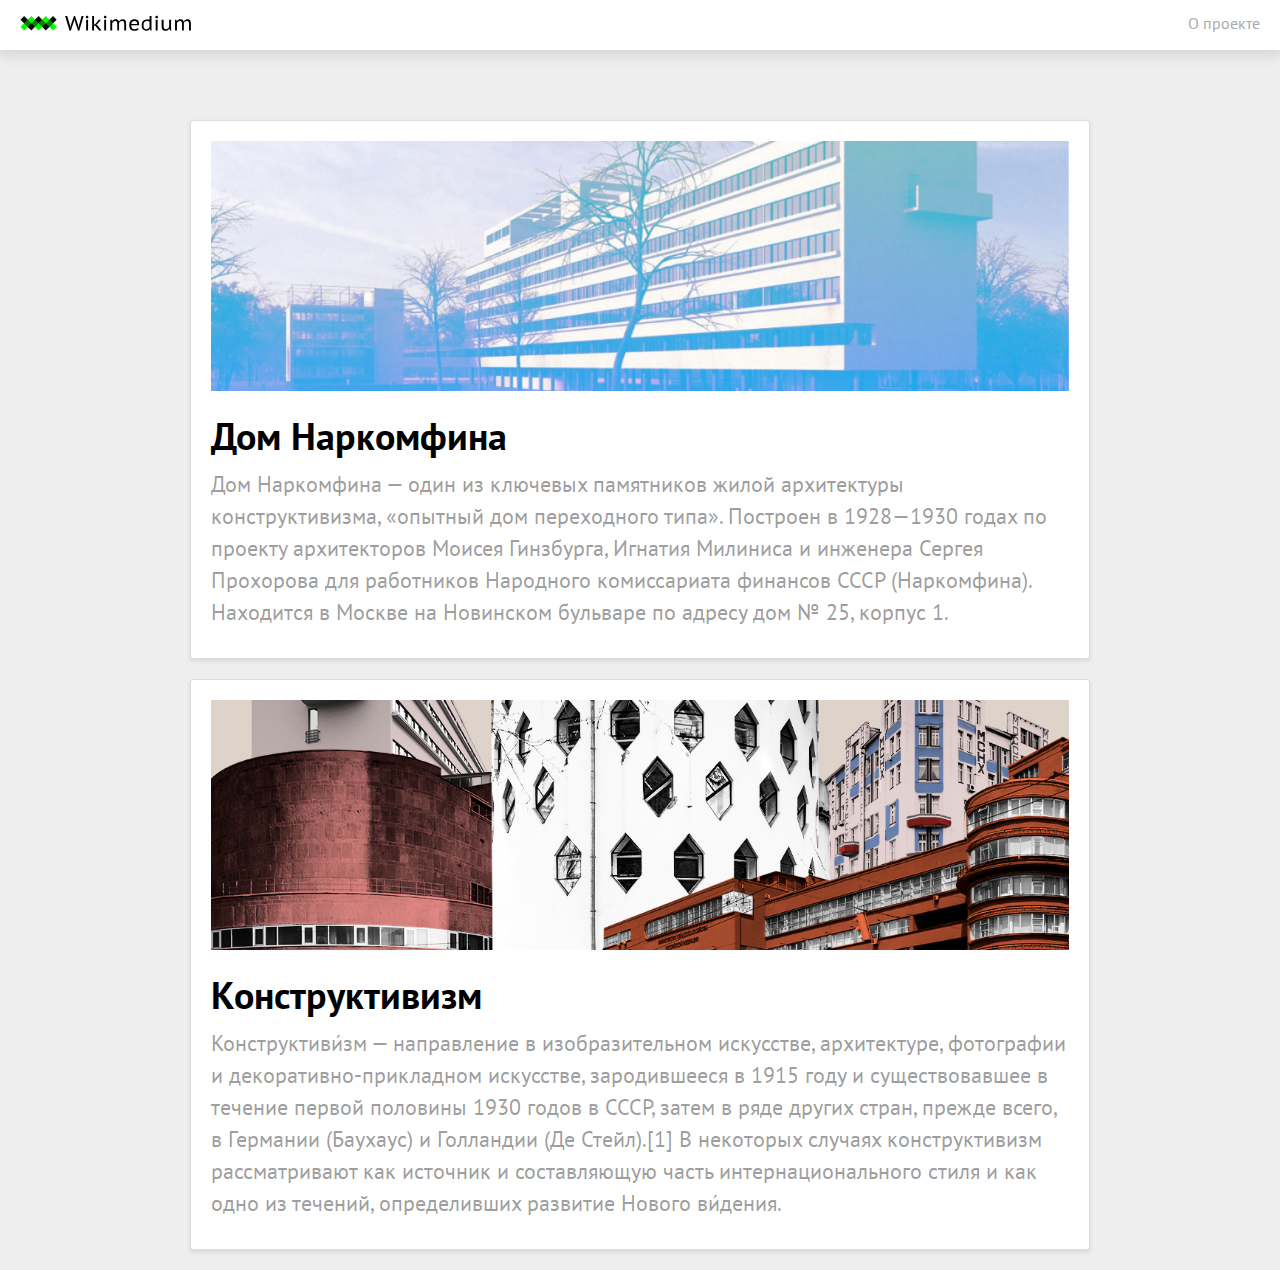
<file: index.html>
<!DOCTYPE html>
  <html lang="en" dir="ltr">
    <head>
      <meta name="viewport" content="width=device-width">
      <meta property="og:type" content="article">
      <meta property="og:url" content="kovriki.github.io">
      <meta property="og:title" content="Wikimedium">
      <meta property="og:description" content="Учебный проект по HTML/CSS">
      <meta property="og:image" content="https://kovriki.github.io/Wikimedium/images/narkomfin%201.jpg">
      <link rel="icon" type="image/x-icon" href="images/favicon.ico" />
      <link rel="icon" type="image/png" href="images/favicon.png" />
      <meta charset="utf-8">
      <link rel="stylesheet" href="stylesheets/style.css">
      <title>Wikimedium</title>
      <style media="screen">
        body {
          background: #eee;
        }
      </style>
    </head>
    <body>
      <div class="menubar">
        <a href="index.html"><img src="images/logo.svg" alt=""></a>
        <a href="about.html">О проекте</a>
      </div>

      <div class="index_item">
        <img src="images/narkomfin 1.jpg" alt="Наркомфин">
        <h1>Дом Наркомфина</h1>
        <p>Дом Наркомфина — один из ключевых памятников жилой архитектуры конструктивизма, «опытный дом переходного типа». Построен в 1928—1930 годах по проекту архитекторов Моисея Гинзбурга, Игнатия Милиниса и инженера Сергея Прохорова для работников Народного комиссариата финансов СССР (Наркомфина). Находится в Москве на Новинском бульваре по адресу дом № 25, корпус 1.</p>
        <a href="narkomfin.html"></a>
      </div>
      <div class="index_item">
        <img src="images/konstructivism.jpg" alt="">
        <h1>Конструктивизм</h1>
        <p>Конструктиви́зм — направление в изобразительном искусстве, архитектуре, фотографии и декоративно-прикладном искусстве, зародившееся в 1915 году и существовавшее в течение первой половины 1930 годов в СССР, затем в ряде других стран, прежде всего, в Германии (Баухаус) и Голландии (Де Стейл).[1] В некоторых случаях конструктивизм рассматривают как источник и составляющую часть интернационального стиля и как одно из течений, определивших развитие Нового ви́дения.</p>
        <a href="konstructivism.html"></a>
      </div>
    </body>
  </html>
</file>
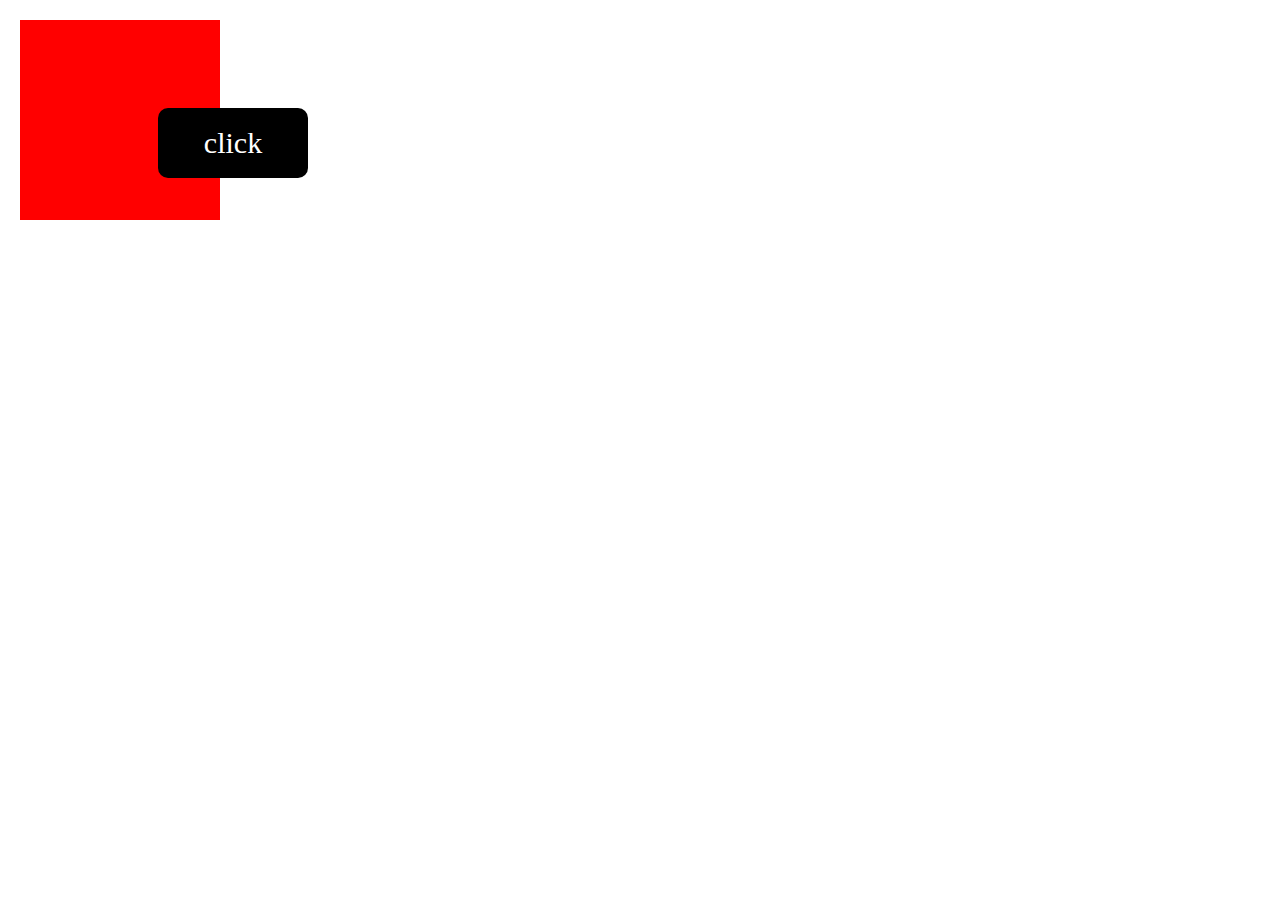
<file: animation.html>
<!DOCTYPE html>
<html lang="en" dir="ltr">
  <head>
    <meta charset="utf-8">
    <title></title>
    <style media="screen">
    * {
      transition: all .8s ease;
    }
    *:hover {
      transition: all .2s ease;
    }
      @keyframes boxmove {
        0% {left: 20px;}
        30% {background: green;top: 40px;}
        50% {left: 200px;background: blue;border-radius: 50%;top: 15px;}
        70% {background: green;top: 40px;}
        100% {left: 20px;}
      }
      .box {
        position: absolute;
        left: 20px;
        top: 20px;
        width: 200px;
        height: 200px;
        background: red;
        animation: boxmove 3s infinite;
        transition: all .8s ease;
      }
      .box:hover {
        transform: scale(1.3);
        transition: all .1s ease;
      }
      .btn {
        width: 150px;
        height: 70px;
        line-height: 70px;
        text-align: center;
        font-size: 30px;
        background: black;
        color: white;
        border-radius: 10px;
        position: absolute;
        left: calc(50% - 75px);
        top: calc(50% - 35px);
      }
      .btn-c1 {
        width:450px;
        height: 270px;
        /* background: rgba(255, 0, 0, 0.5); */
        position: relative;
        border-radius: 50%;
        display: block;
      }
      .btn-c2 {
        width:650px;
        height: 470px;
        /* background: rgba(255, 0, 0, 0.5); */
        /* position: relative; */
        display: block;
        border-radius: 50%;
      }
      .btn-c2:hover .btn {
        background: red;
      }
      .btn-c1:hover .btn {
        transform: scale(1.2);
      }
    </style>
  </head>
  <body>
    <div class="box"></div>
    <div class="btn-c1">
      <div class="btn-c2">
        <div class="btn">click</div>
      </div>
    </div>
  </body>
</html>
</file>
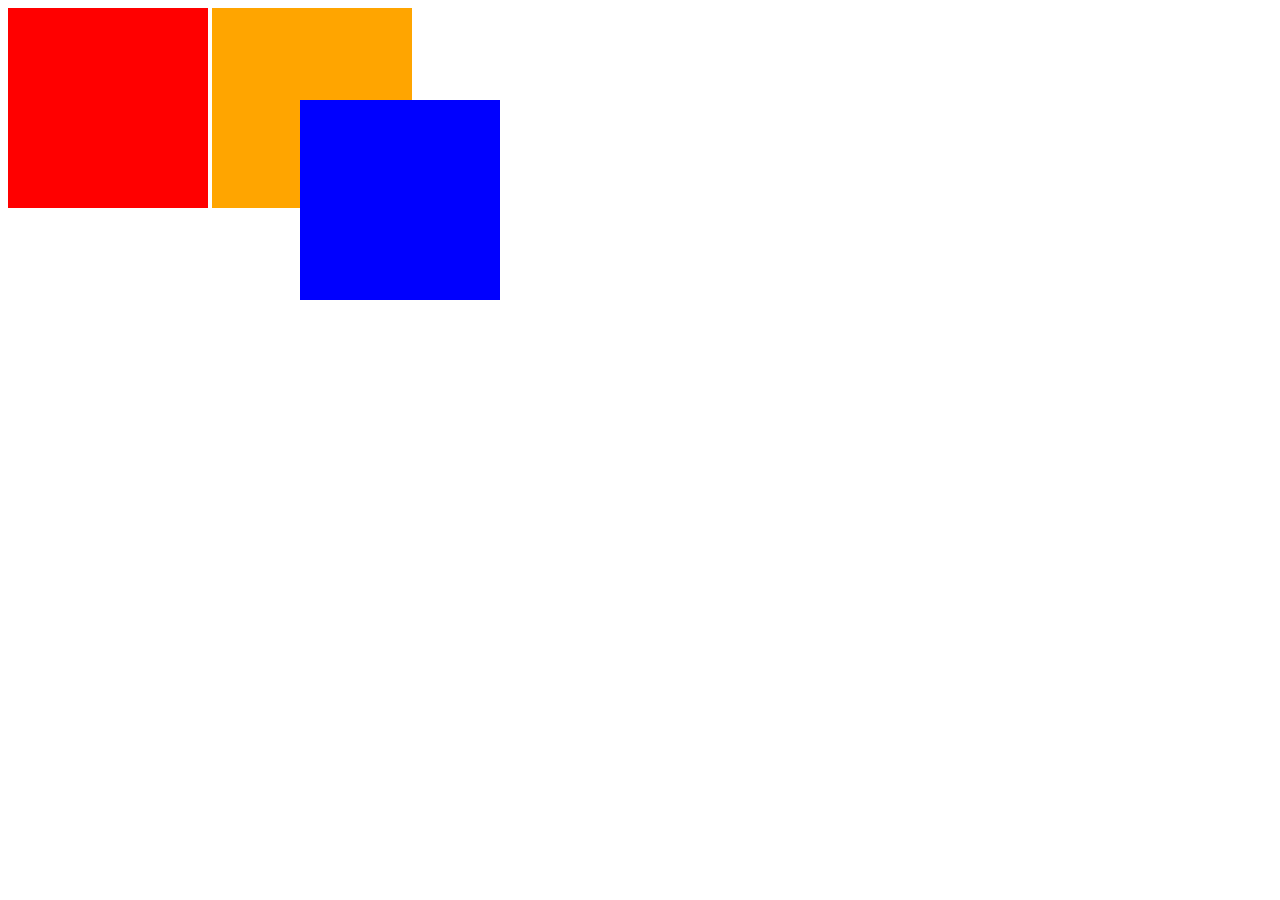
<file: js-new.html>
<!DOCTYPE html>
<html lang="en" dir="ltr">
  <head>
    <meta charset="utf-8">
    <title></title>
    <script src="https://ajax.googleapis.com/ajax/libs/jquery/3.5.1/jquery.min.js"></script>
    <style media="screen">
      .box{
        width: 200px;
        height: 200px;
        display: inline-block;
        background: gray;
        transition: all .2s;
      }
      .red {
        background: red;
      }
      .blue{
        background: blue;
        position: absolute;
        left:300px;
        top: 100px;
      }
      .blue.hidden{
        top:110px;
      }
      .black{
        background: black;
      }
      .orange{
        background: orange;
      }
      .hidden {
        opacity: 0;
      }
      .blocker{
        display: none;
      }
      .rounder{
        border-radius: 40px;
        background-color:yellow;
      }
    </style>

    <script type="text/javascript">
    $(document).ready(function(){
    	$(".orange,.blue").click(function(){
        $(".blue.hidden").removeClass("blocker");
        setTimeout(function(){
    		$(".blue").toggleClass("hidden");
      },1);
        setTimeout(function(){
          $(".blue.hidden").addClass("blocker")
        },300);

        // setInterval(function(){
        //   $(".blue").hide();
        // },200);
    	});
      $(".red,.blue").click(function(){
          $(this).toggleClass("rounder")
        });
      $(".blue").click(function(){
            $(".orange").toggleClass("rounder")
          });
        // $(".blue.hidden").removeClass("blocker");


    });

</script>

  </head>
  <body>
    <div class="box red "></div>
    <div class="box blue "></div>
    <div class="box orange"></div>
  </body>
</html>
</file>
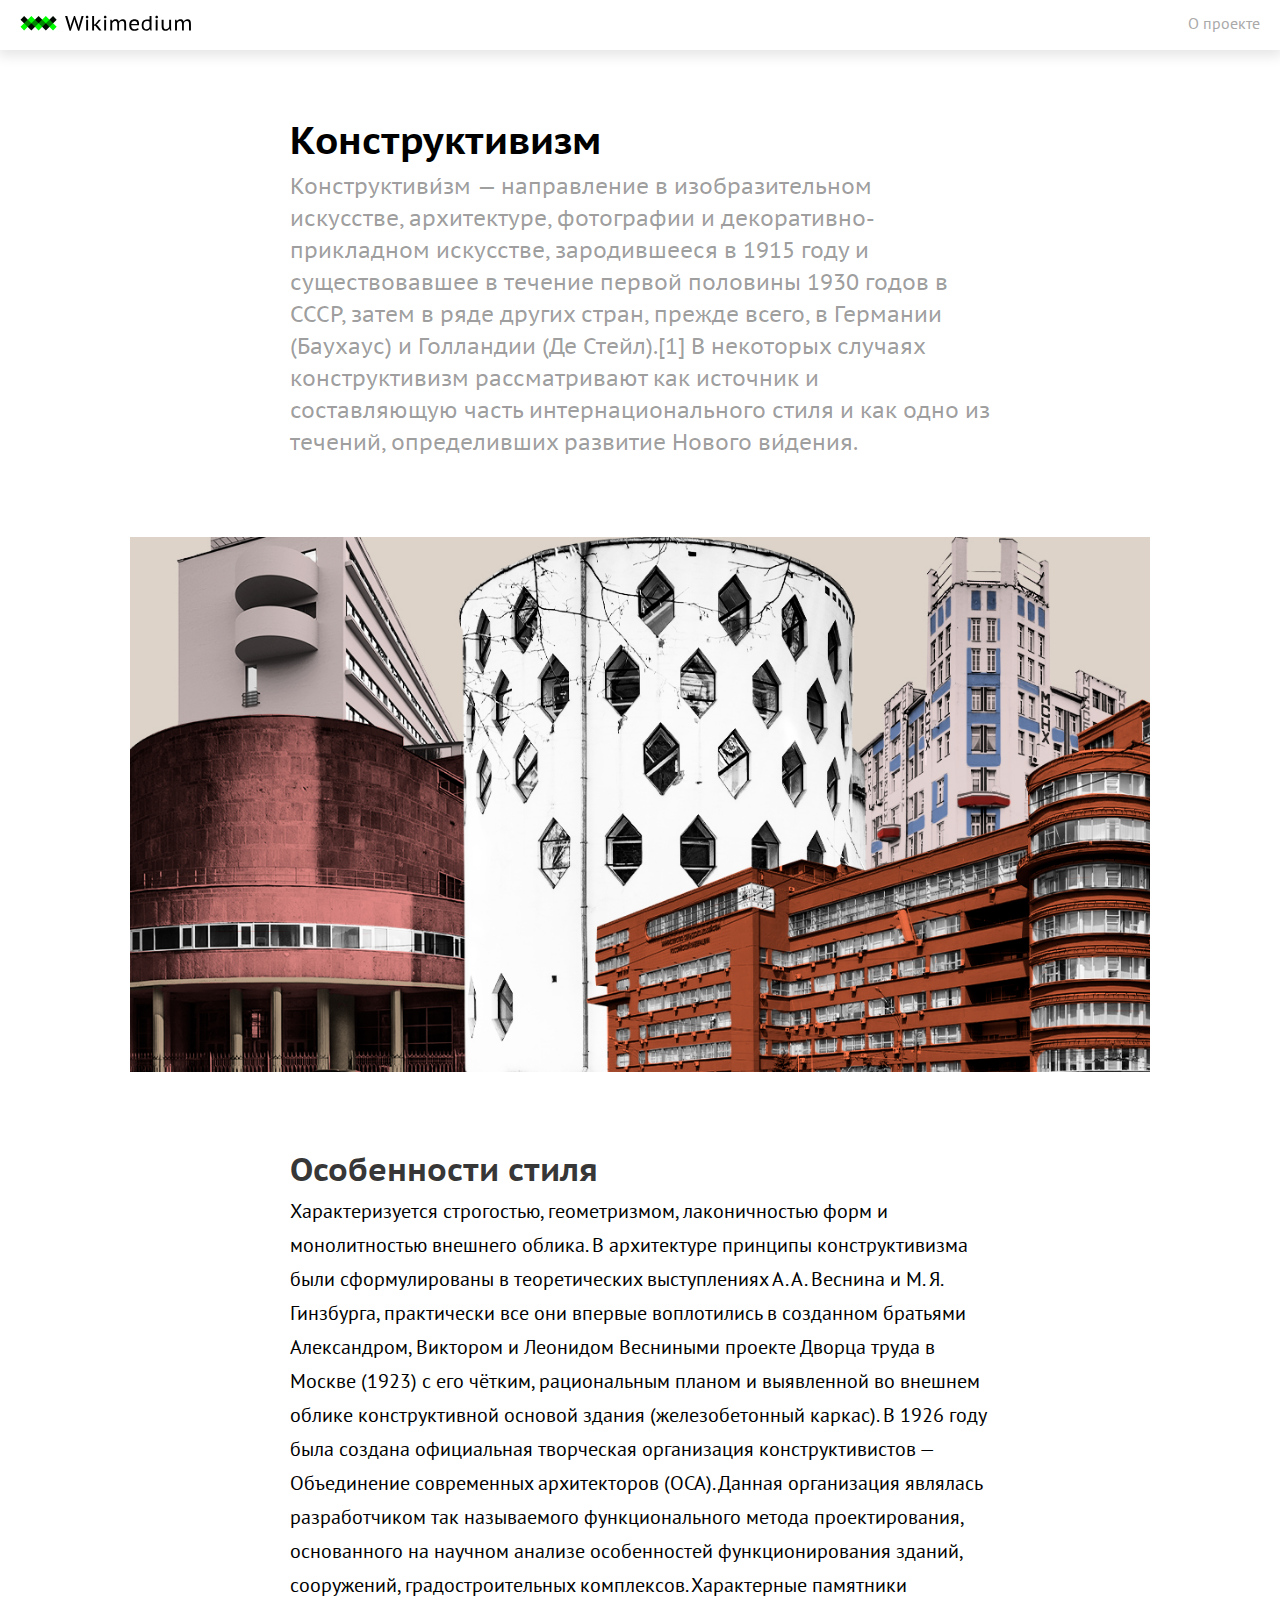
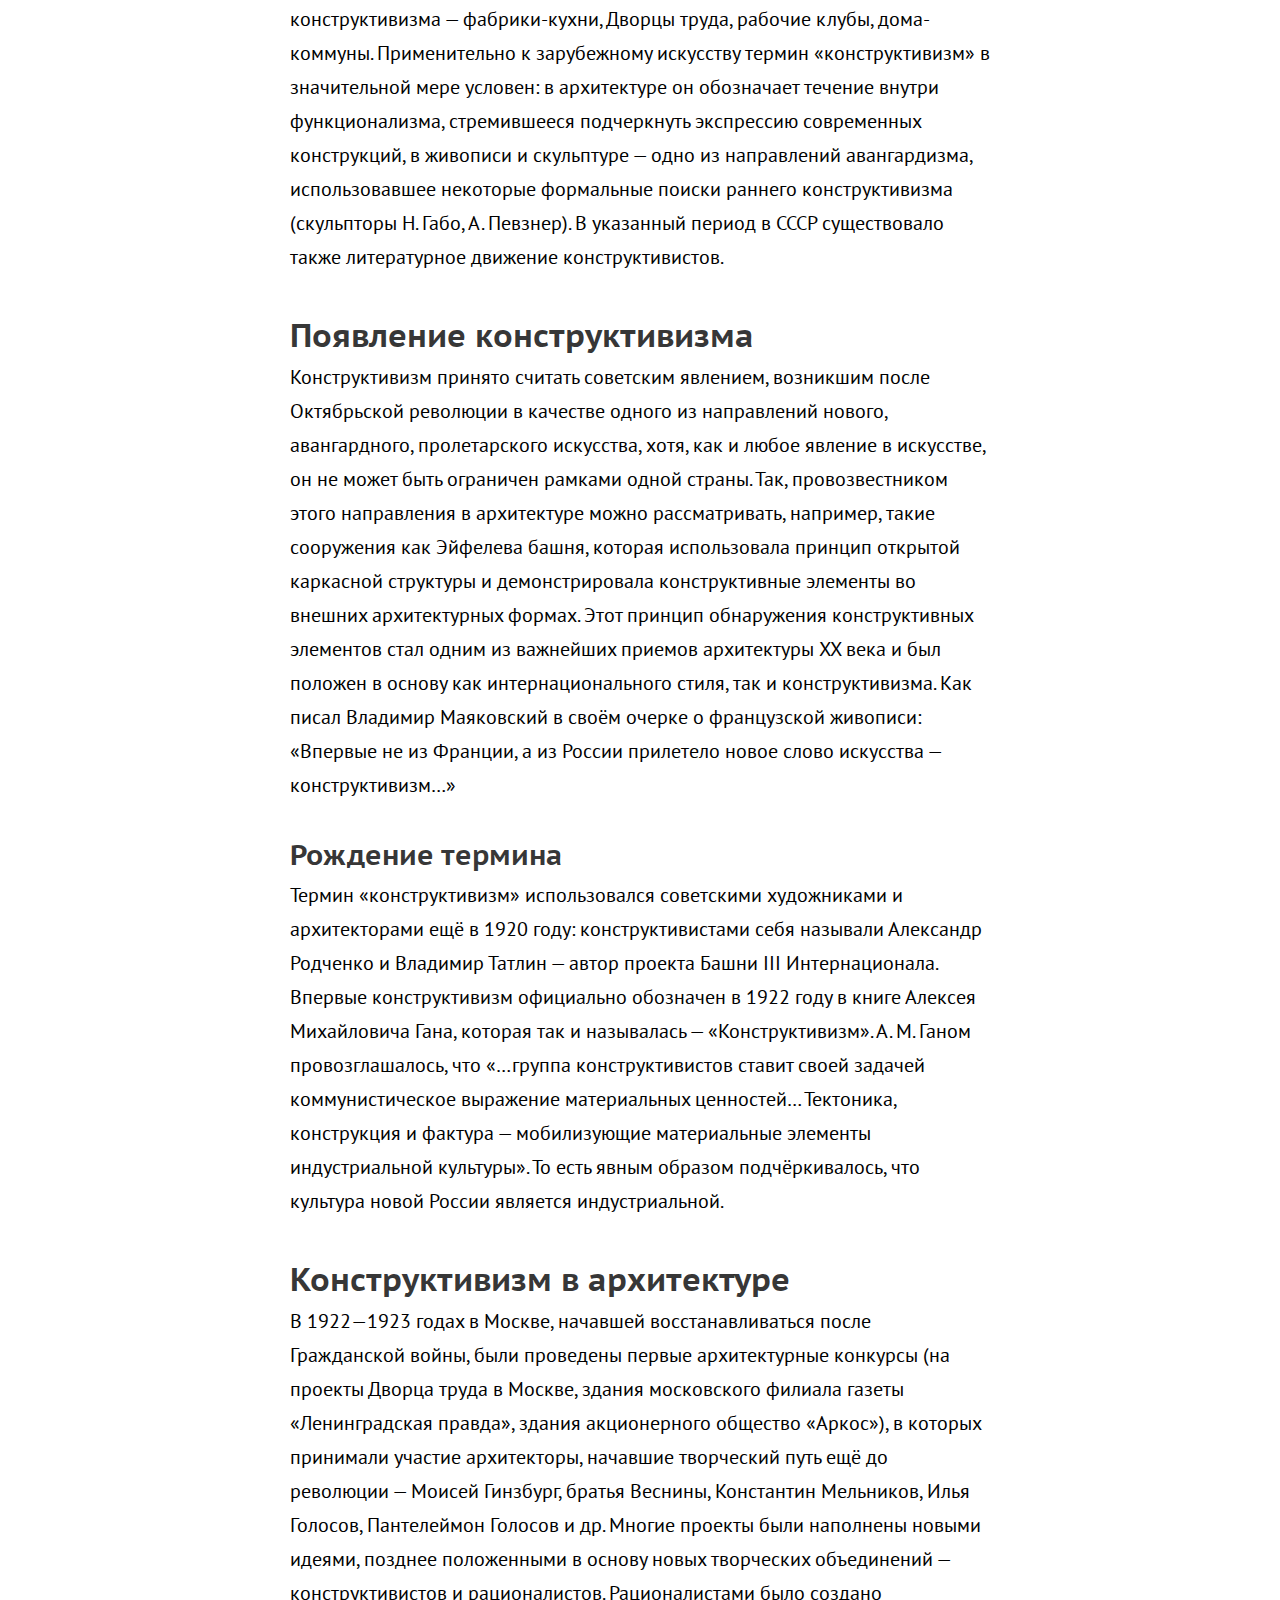
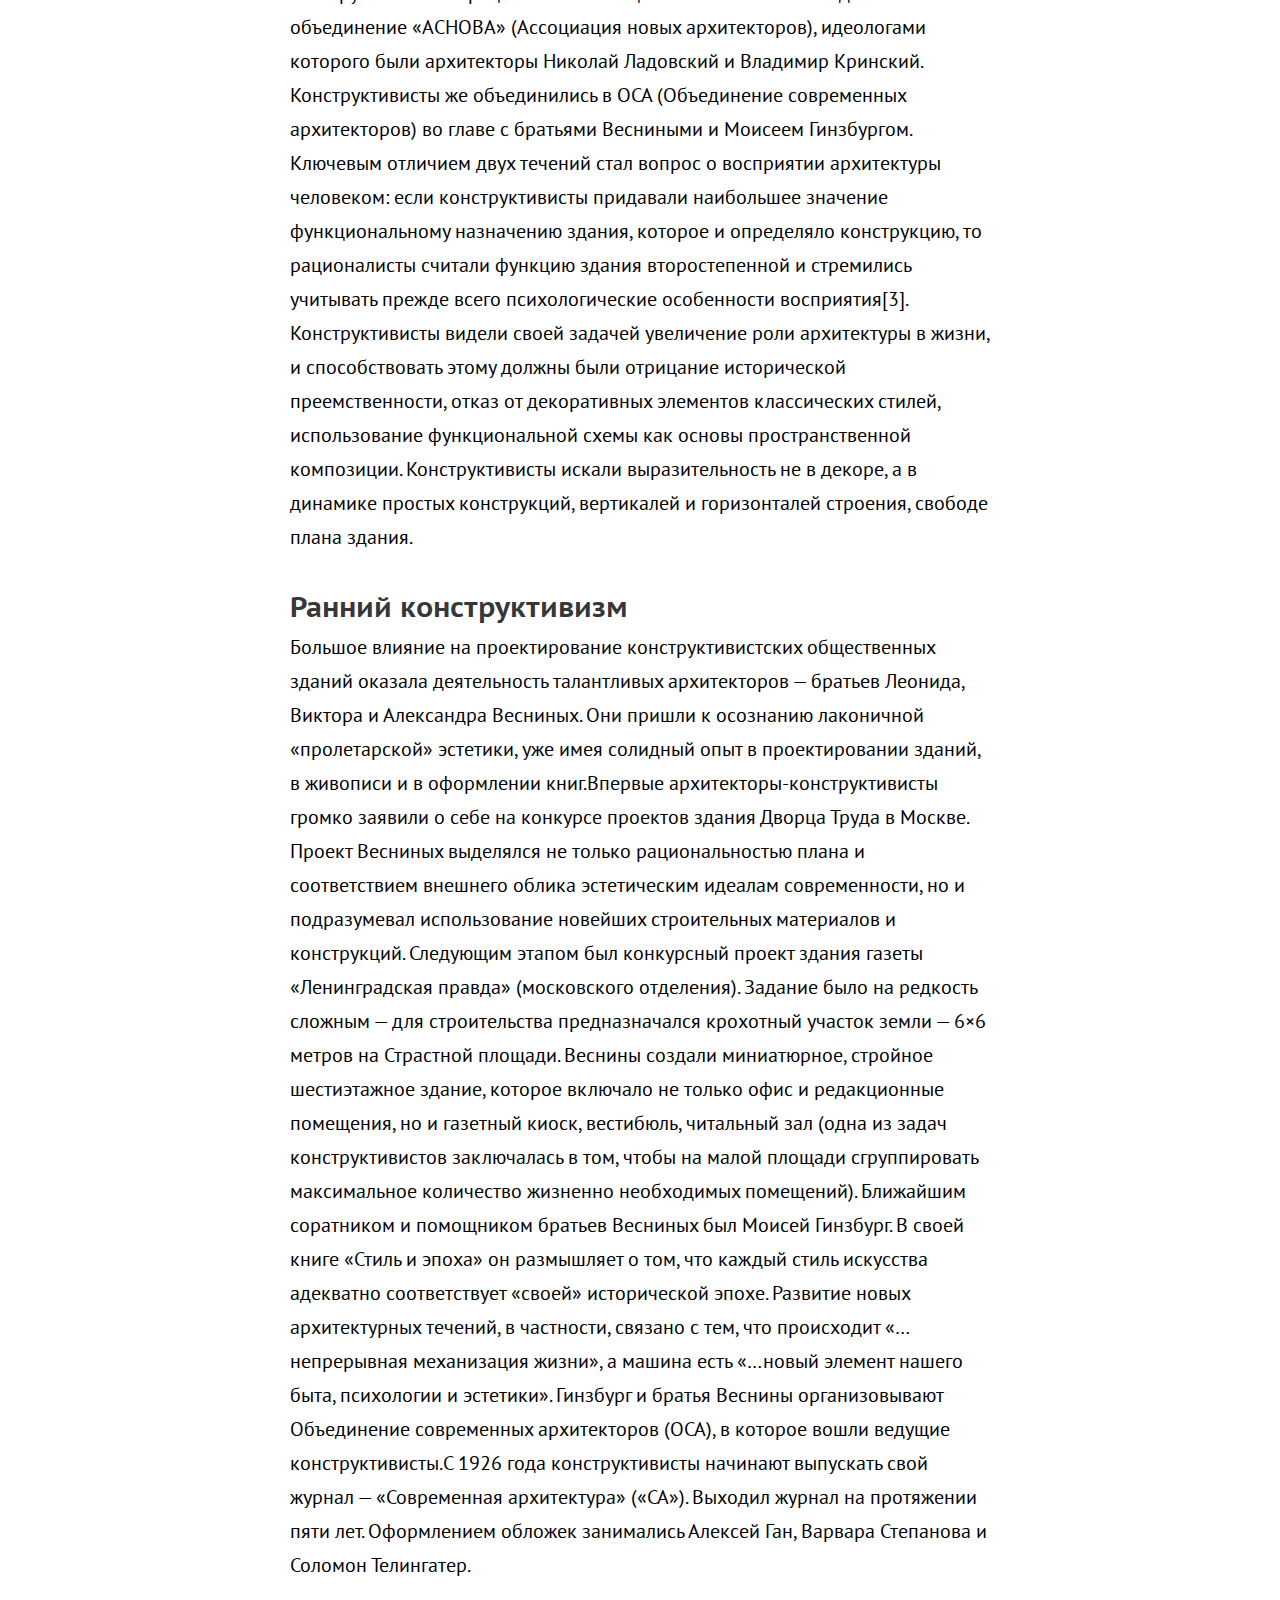
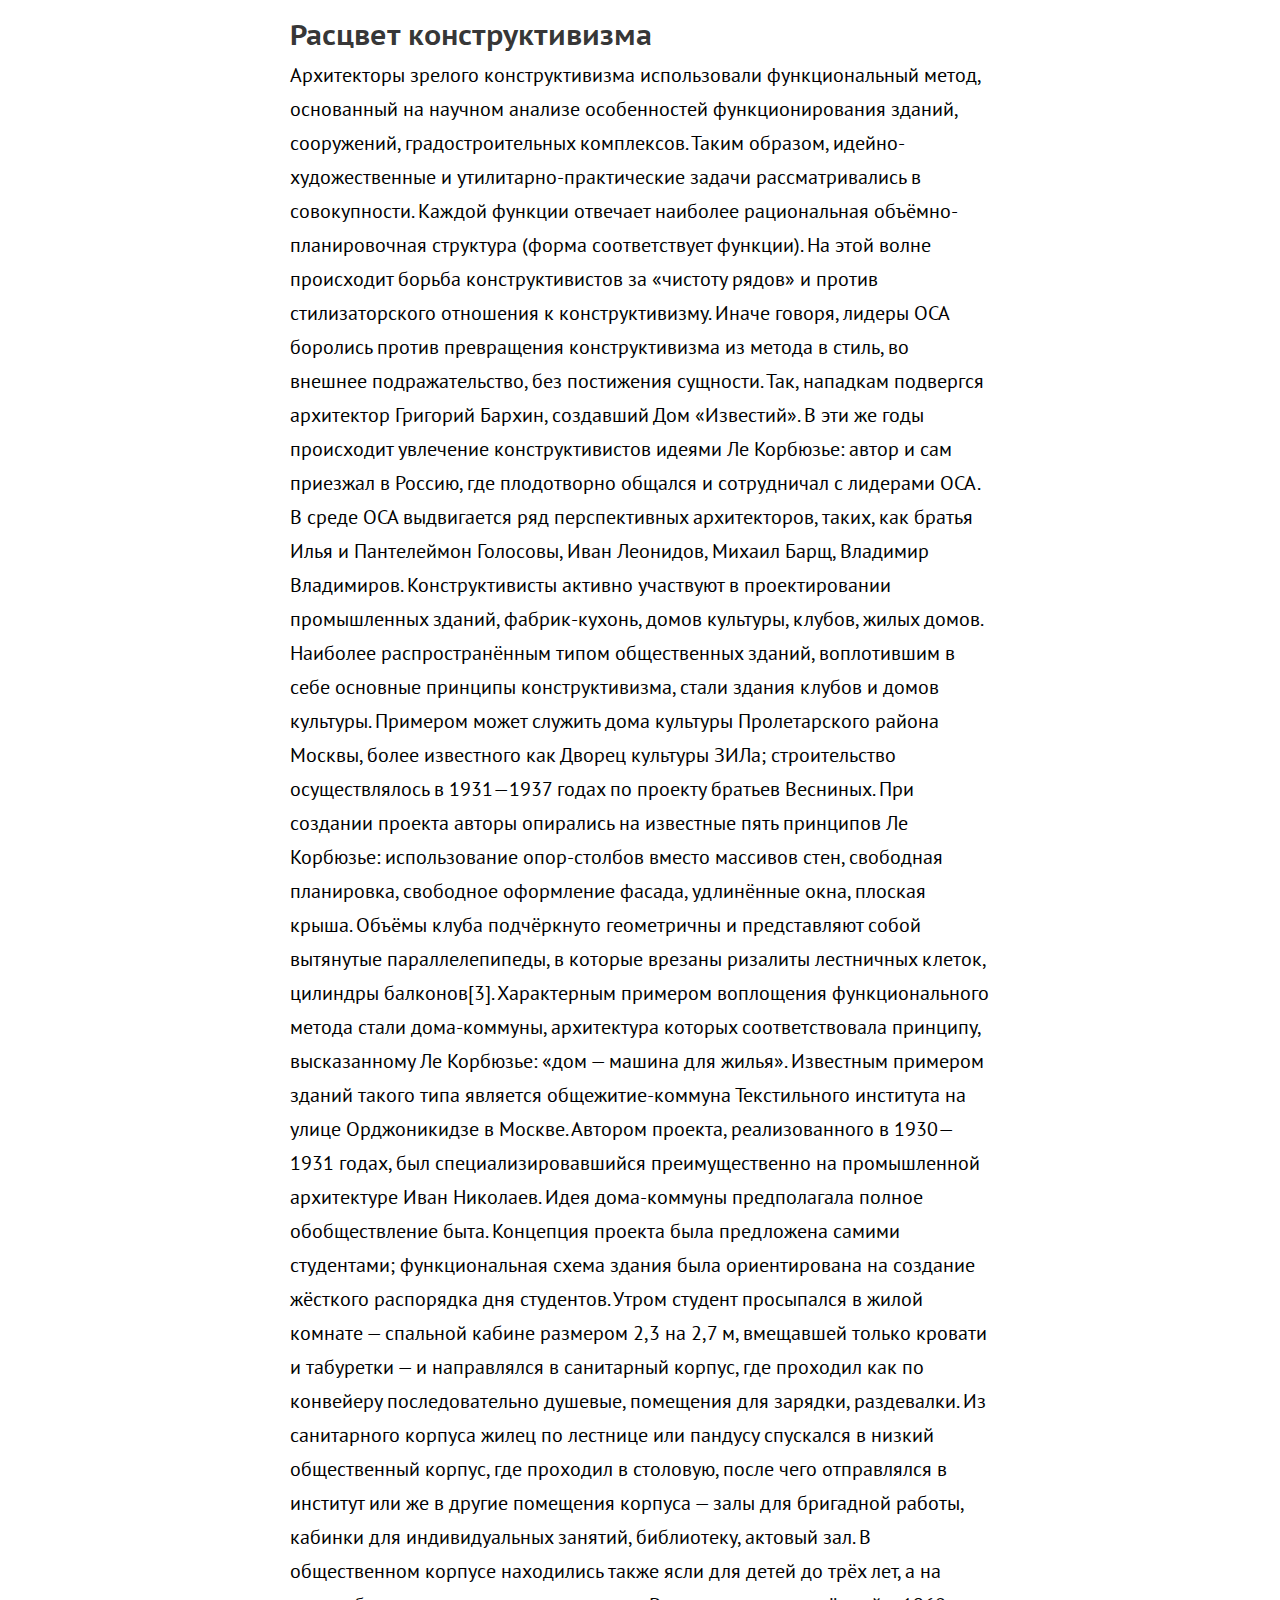
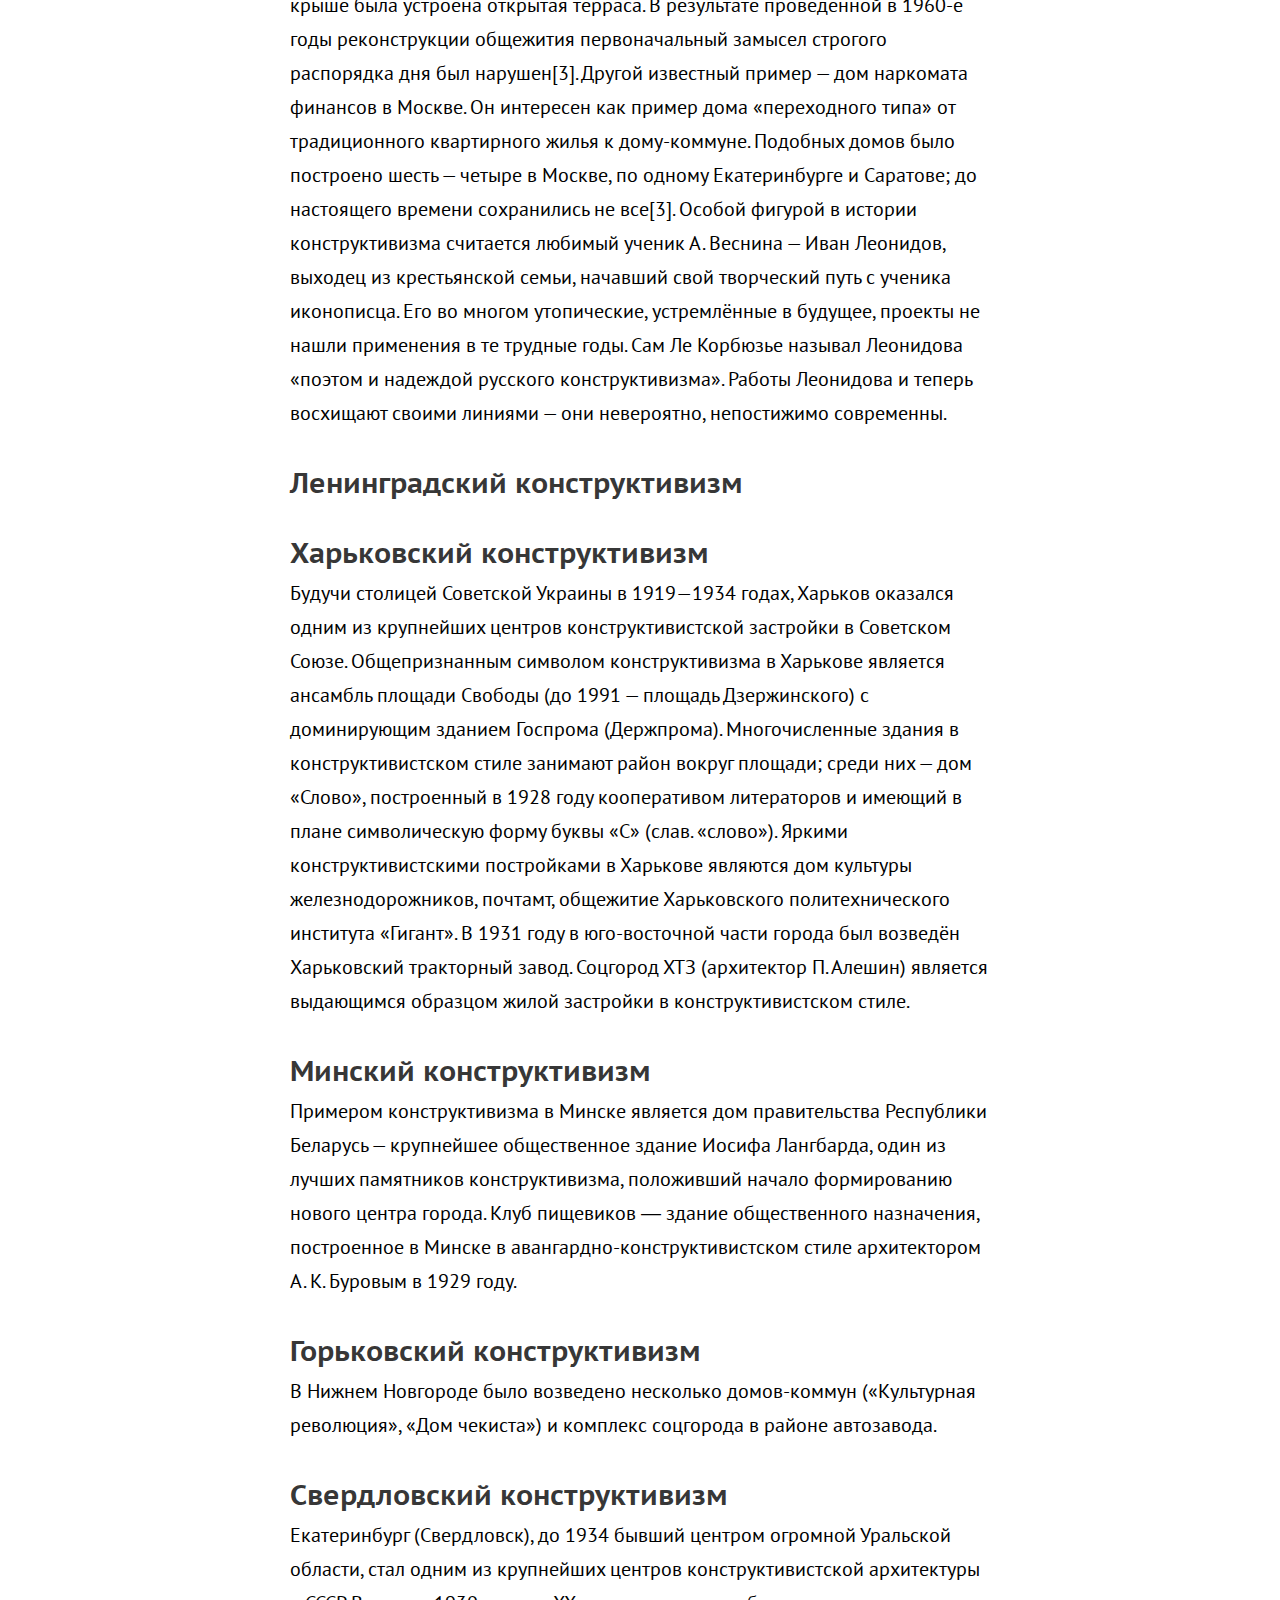
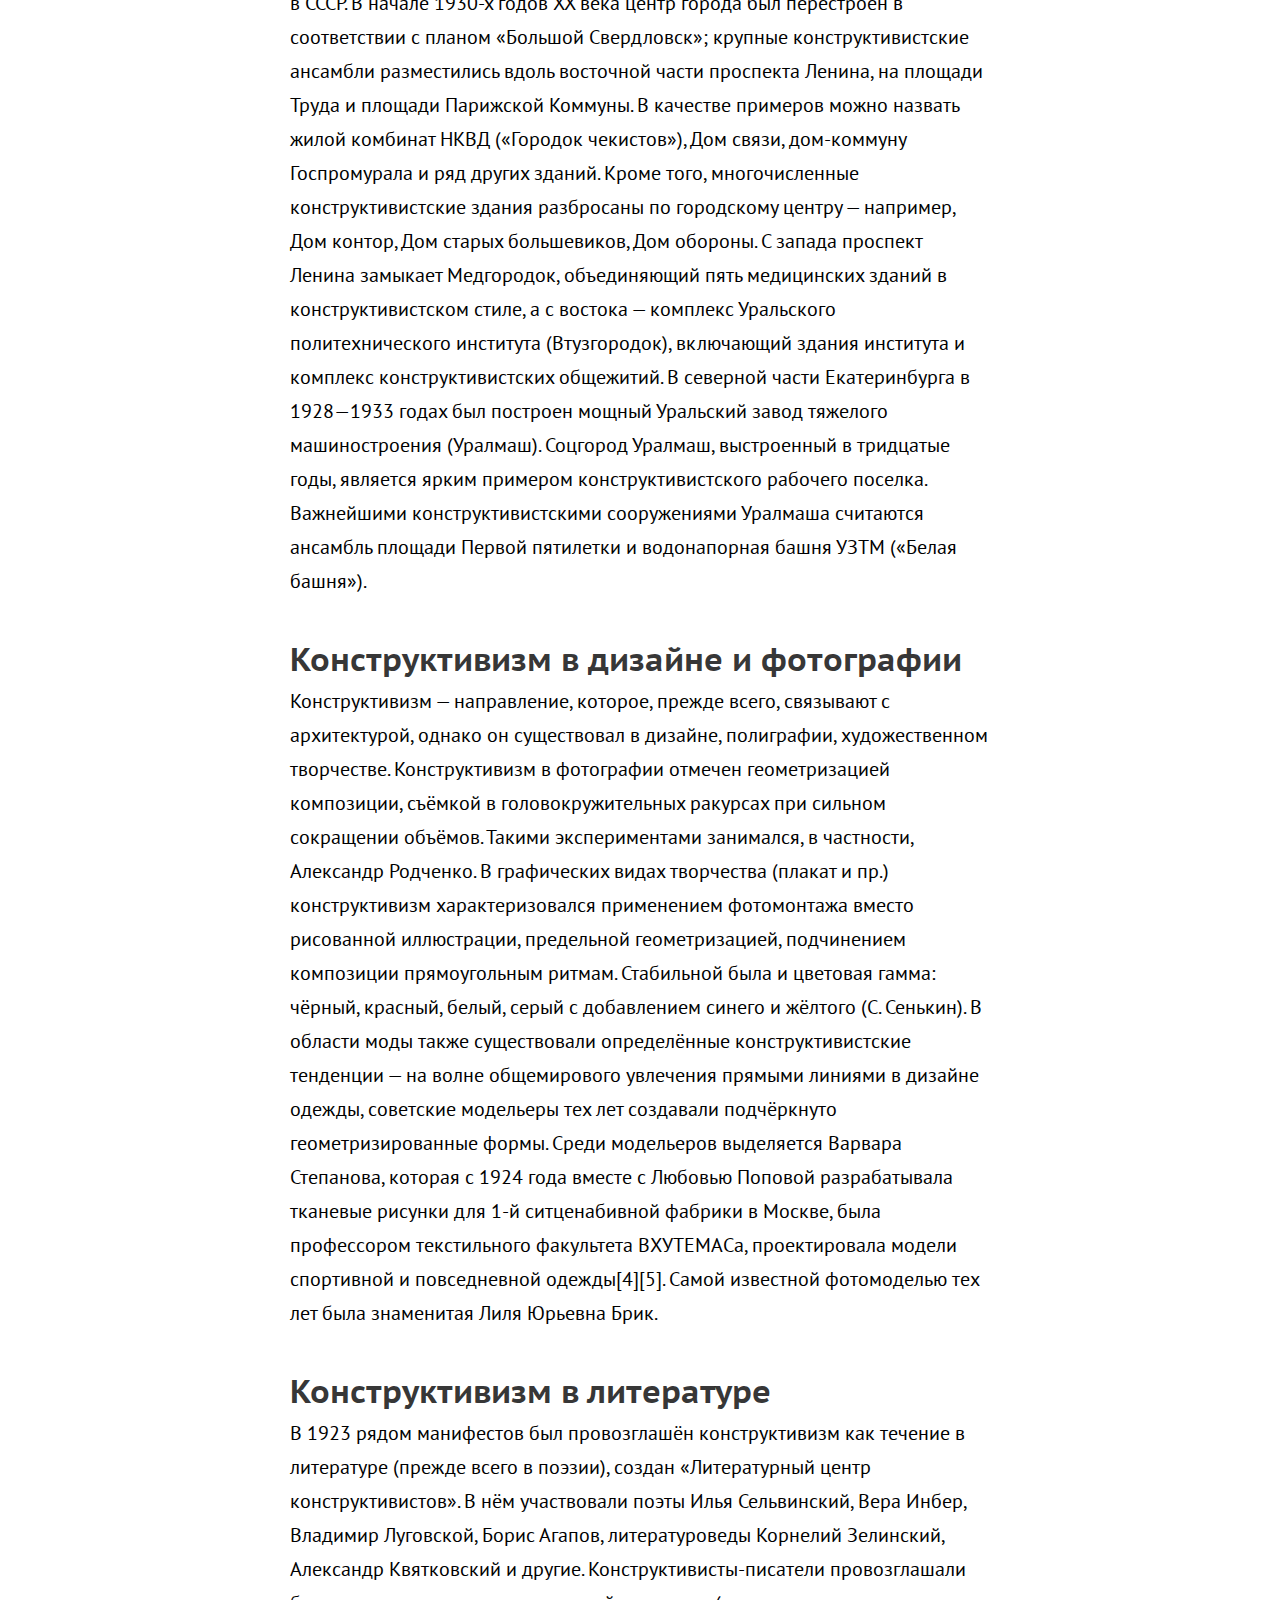
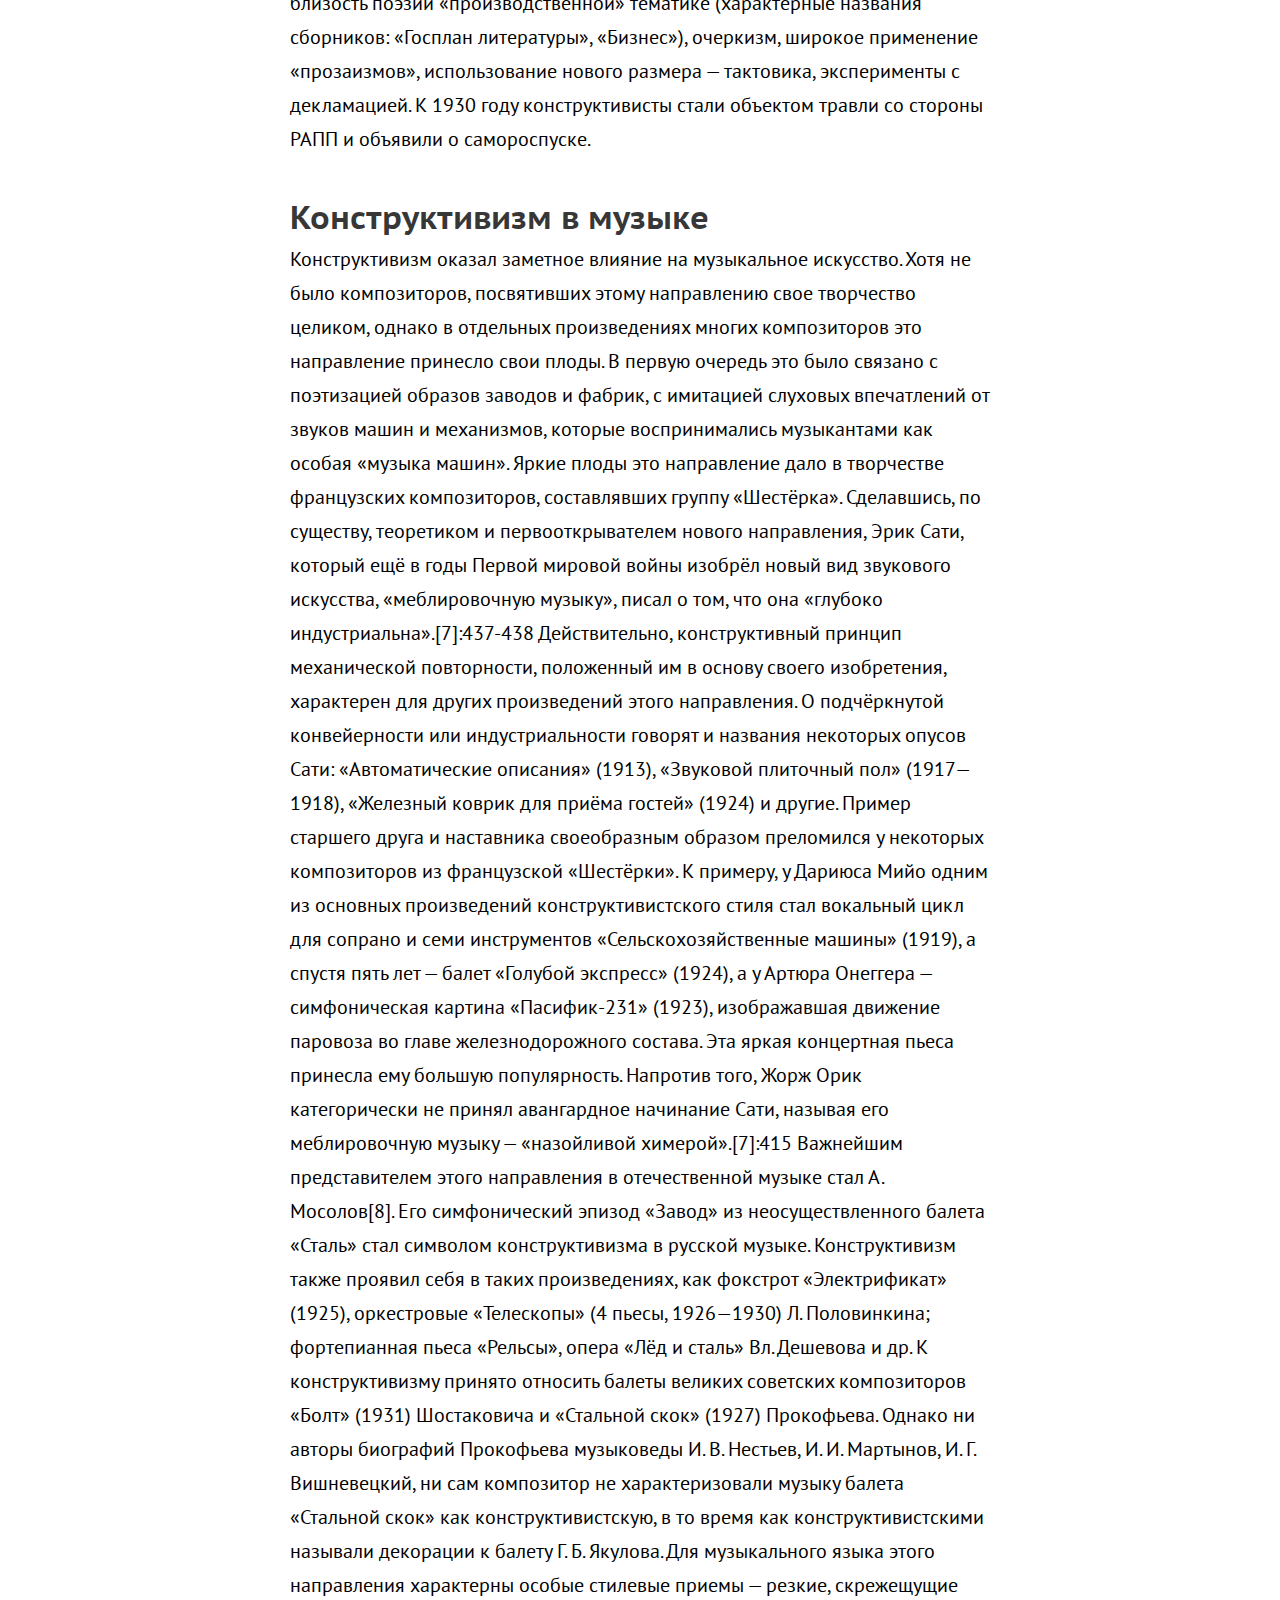
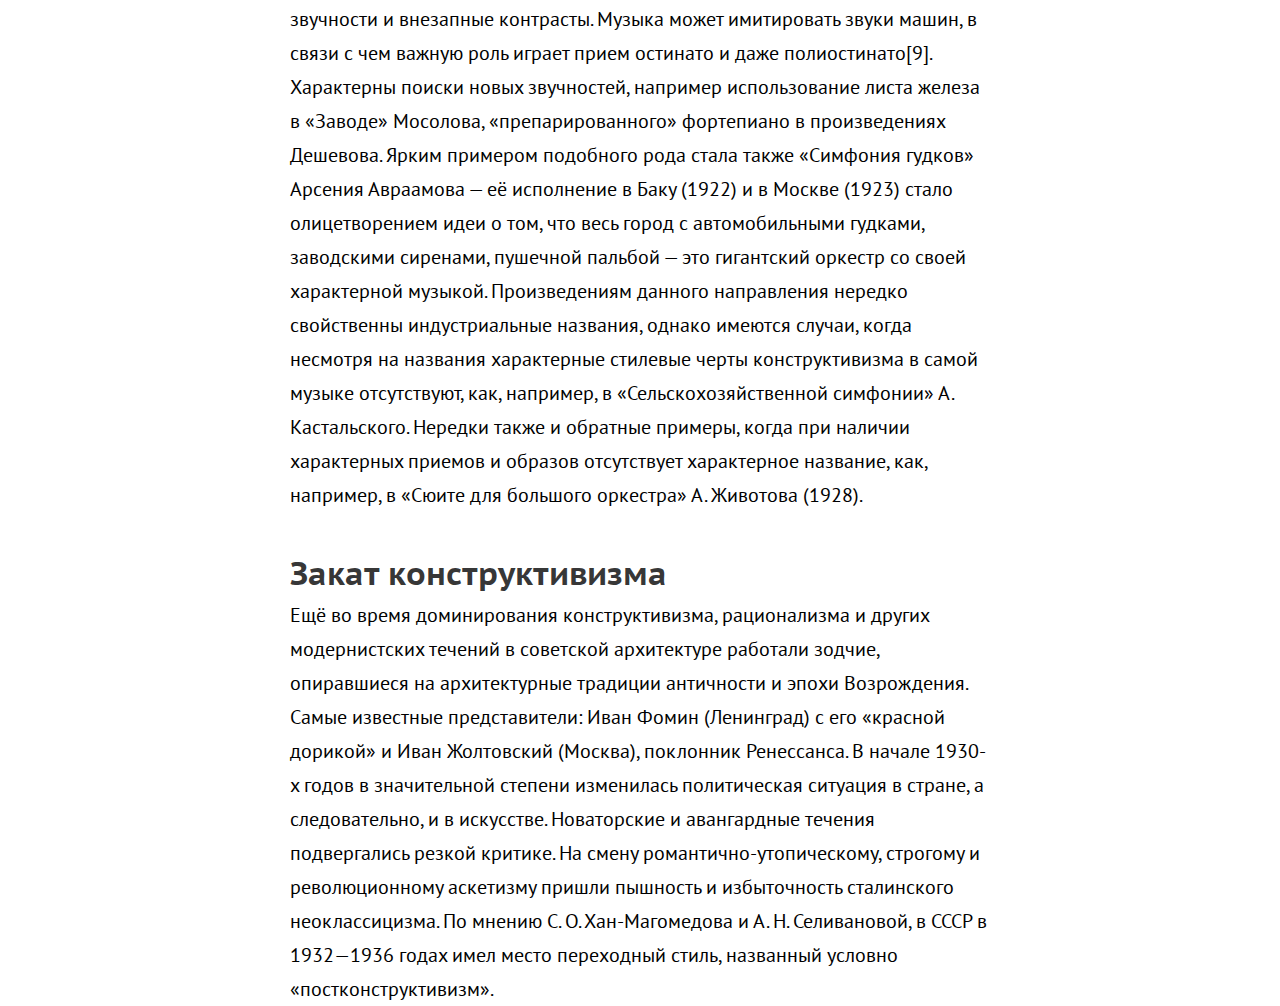
<file: konstructivism.html>
<!DOCTYPE html>
<html lang="en" dir="ltr">
  <head>
    <meta charset="utf-8">
    <link rel="stylesheet" href="stylesheets/style.css">
    <link rel="icon" type="image/x-icon" href="images/favicon.ico" />
    <link rel="icon" type="image/png" href="images/favicon.png" />
    <title>Konstructivism</title>
    <script src="javascripts/jquery-3.5.1.js" charset="utf-8"></script>
    <script type="text/javascript">
    $(function() {
	$('.sidebar a').each(function() {
		$(this).on('click', function(e) {
			e.preventDefault();
			var scrollTo = $(this).attr('href');
			var whitespace = scrollTo == '#s1' ? 70 : 30;
			$('html,body').animate({
				scrollTop: $(scrollTo).offset().top - whitespace
			}, 1000);
		});
	});
});
    </script>
  </head>
  <body>
    <div class="menubar">
      <a href="index.html"><img src="images/logo.svg" alt=""></a>
      <a href="about.html">О проекте</a>

    </div>
    <nav class="sidebar">

          <ul>
            <li><a href="#s1">Конструктивизм</a></li>
            <li><a href="#s2">Появление конструктивизма</a></li>
            <ul>
              <li><a href="#s2s1">Рождение термина</a></li>
            </ul>
            <li><a href="#s3">Конструктивизм в архитектуре</a></li>
            <ul>
              <li><a href="#s3s1">Ранний конструктивизм</a></li>
              <li><a href="#s3s2">Расцвет конструктивизма</a></li>
              <li><a href="#s3s3">Ленинградский конструктивизм</a></li>
              <li><a href="#s3s4">Харьковский конструктивизм</a></li>
              <li><a href="#s3s5">Минский конструктивизм</a></li>
              <li><a href="#s3s6">Горьковский конструктивизм</a></li>
              <li><a href="#s3s7">Свердловский конструктивизм</a></li>
            </ul>
            <li><a href="#s4">Конструктивизм в дизайне и фотографии</a></li>
            <li><a href="#s5">Конструктивизм в литературе</a></li>
            <li><a href="#s6">Конструктивизм в музыке</a></li>
            <li><a href="#s7">Закат конструктивизма</a></li>
            <li><a href="#s8">Архитекторы</a></li>
            <li><a href="#s9">См. также</a></li>
            <li><a href="#s10">Примечания</a></li>
            <li><a href="#s11">Литература</a></li>
          </ul>
    </nav>

    <article>
  <h1 id="s1">Конструктивизм</h1>
  <p>Конструктиви́зм — направление в изобразительном искусстве, архитектуре, фотографии и декоративно-прикладном искусстве, зародившееся в 1915 году и существовавшее в течение первой половины 1930 годов в СССР, затем в ряде других стран, прежде всего, в Германии (Баухаус) и Голландии (Де Стейл).[1] В некоторых случаях конструктивизм рассматривают как источник и составляющую часть интернационального стиля и как одно из течений, определивших развитие Нового ви́дения.</p>
  <img src="images/konstructivism.jpg" alt="">
   <h2 >Особенности стиля</h2>
   <p>Характеризуется строгостью, геометризмом, лаконичностью форм и монолитностью внешнего облика. В архитектуре принципы конструктивизма были сформулированы в теоретических выступлениях А. А. Веснина и М. Я. Гинзбурга, практически все они впервые воплотились в созданном братьями Александром, Виктором и Леонидом Весниными проекте Дворца труда в Москве (1923) с его чётким, рациональным планом и выявленной во внешнем облике конструктивной основой здания (железобетонный каркас). В 1926 году была создана официальная творческая организация конструктивистов — Объединение современных архитекторов (ОСА). Данная организация являлась разработчиком так называемого функционального метода проектирования, основанного на научном анализе особенностей функционирования зданий, сооружений, градостроительных комплексов. Характерные памятники конструктивизма — фабрики-кухни, Дворцы труда, рабочие клубы, дома-коммуны.
     Применительно к зарубежному искусству термин «конструктивизм» в значительной мере условен: в архитектуре он обозначает течение внутри функционализма, стремившееся подчеркнуть экспрессию современных конструкций, в живописи и скульптуре — одно из направлений авангардизма, использовавшее некоторые формальные поиски раннего конструктивизма (скульпторы Н. Габо, А. Певзнер).
  В указанный период в СССР существовало также литературное движение конструктивистов.</p>
  <h2 id="s2">Появление конструктивизма</h2>
  <p>Конструктивизм принято считать советским явлением, возникшим после Октябрьской революции в качестве одного из направлений нового, авангардного, пролетарского искусства, хотя, как и любое явление в искусстве, он не может быть ограничен рамками одной страны. Так, провозвестником этого направления в архитектуре можно рассматривать, например, такие сооружения как Эйфелева башня, которая использовала принцип открытой каркасной структуры и демонстрировала конструктивные элементы во внешних архитектурных формах. Этот принцип обнаружения конструктивных элементов стал одним из важнейших приемов архитектуры XX века и был положен в основу как интернационального стиля, так и конструктивизма.
  Как писал Владимир Маяковский в своём очерке о французской живописи: «Впервые не из Франции, а из России прилетело новое слово искусства — конструктивизм…»</p>
  <h3 id="s2s1">Рождение термина</h3>
  <p>Термин «конструктивизм» использовался советскими художниками и архитекторами ещё в 1920 году: конструктивистами себя называли Александр Родченко и Владимир Татлин — автор проекта Башни III Интернационала. Впервые конструктивизм официально обозначен в 1922 году в книге Алексея Михайловича Гана, которая так и называлась — «Конструктивизм».
  А. М. Ганом провозглашалось, что «…группа конструктивистов ставит своей задачей коммунистическое выражение материальных ценностей… Тектоника, конструкция и фактура — мобилизующие материальные элементы индустриальной культуры». То есть явным образом подчёркивалось, что культура новой России является индустриальной.</p>
  <h2 id="s3">Конструктивизм в архитектуре</h2>
<p>В 1922—1923 годах в Москве, начавшей восстанавливаться после Гражданской войны, были проведены первые архитектурные конкурсы (на проекты Дворца труда в Москве, здания московского филиала газеты «Ленинградская правда», здания акционерного общество «Аркос»), в которых принимали участие архитекторы, начавшие творческий путь ещё до революции — Моисей Гинзбург, братья Веснины, Константин Мельников, Илья Голосов, Пантелеймон Голосов и др. Многие проекты были наполнены новыми идеями, позднее положенными в основу новых творческих объединений — конструктивистов и рационалистов. Рационалистами было создано объединение «АСНОВА» (Ассоциация новых архитекторов), идеологами которого были архитекторы Николай Ладовский и Владимир Кринский. Конструктивисты же объединились в ОСА (Объединение современных архитекторов) во главе с братьями Весниными и Моисеем Гинзбургом. Ключевым отличием двух течений стал вопрос о восприятии архитектуры человеком: если конструктивисты придавали наибольшее значение функциональному назначению здания, которое и определяло конструкцию, то рационалисты считали функцию здания второстепенной и стремились учитывать прежде всего психологические особенности восприятия[3].

Конструктивисты видели своей задачей увеличение роли архитектуры в жизни, и способствовать этому должны были отрицание исторической преемственности, отказ от декоративных элементов классических стилей, использование функциональной схемы как основы пространственной композиции. Конструктивисты искали выразительность не в декоре, а в динамике простых конструкций, вертикалей и горизонталей строения, свободе плана здания.</p>
<h3 id="s3s1">Ранний конструктивизм</h3>
<p>Большое влияние на проектирование конструктивистских общественных зданий оказала деятельность талантливых архитекторов — братьев Леонида, Виктора и Александра Весниных. Они пришли к осознанию лаконичной «пролетарской» эстетики, уже имея солидный опыт в проектировании зданий, в живописи и в оформлении книг.Впервые архитекторы-конструктивисты громко заявили о себе на конкурсе проектов здания Дворца Труда в Москве. Проект Весниных выделялся не только рациональностью плана и соответствием внешнего облика эстетическим идеалам современности, но и подразумевал использование новейших строительных материалов и конструкций. Следующим этапом был конкурсный проект здания газеты «Ленинградская правда» (московского отделения). Задание было на редкость сложным — для строительства предназначался крохотный участок земли — 6×6 метров на Страстной площади. Веснины создали миниатюрное, стройное шестиэтажное здание, которое включало не только офис и редакционные помещения, но и газетный киоск, вестибюль, читальный зал (одна из задач конструктивистов заключалась в том, чтобы на малой площади сгруппировать максимальное количество жизненно необходимых помещений).

Ближайшим соратником и помощником братьев Весниных был Моисей Гинзбург. В своей книге «Стиль и эпоха» он размышляет о том, что каждый стиль искусства адекватно соответствует «своей» исторической эпохе. Развитие новых архитектурных течений, в частности, связано с тем, что происходит «…непрерывная механизация жизни», а машина есть «…новый элемент нашего быта, психологии и эстетики». Гинзбург и братья Веснины организовывают Объединение современных архитекторов (ОСА), в которое вошли ведущие конструктивисты.C 1926 года конструктивисты начинают выпускать свой журнал — «Современная архитектура» («СА»). Выходил журнал на протяжении пяти лет. Оформлением обложек занимались Алексей Ган, Варвара Степанова и Соломон Телингатер.</p>
<h3 id="s3s2">Расцвет конструктивизма</h3>
<p>Архитекторы зрелого конструктивизма использовали функциональный метод, основанный на научном анализе особенностей функционирования зданий, сооружений, градостроительных комплексов. Таким образом, идейно-художественные и утилитарно-практические задачи рассматривались в совокупности. Каждой функции отвечает наиболее рациональная объёмно-планировочная структура (форма соответствует функции).

На этой волне происходит борьба конструктивистов за «чистоту рядов» и против стилизаторского отношения к конструктивизму. Иначе говоря, лидеры ОСА боролись против превращения конструктивизма из метода в стиль, во внешнее подражательство, без постижения сущности. Так, нападкам подвергся архитектор Григорий Бархин, создавший Дом «Известий».

В эти же годы происходит увлечение конструктивистов идеями Ле Корбюзье: автор и сам приезжал в Россию, где плодотворно общался и сотрудничал с лидерами ОСА.

В среде ОСА выдвигается ряд перспективных архитекторов, таких, как братья Илья и Пантелеймон Голосовы, Иван Леонидов, Михаил Барщ, Владимир Владимиров. Конструктивисты активно участвуют в проектировании промышленных зданий, фабрик-кухонь, домов культуры, клубов, жилых домов.

Наиболее распространённым типом общественных зданий, воплотившим в себе основные принципы конструктивизма, стали здания клубов и домов культуры. Примером может служить дома культуры Пролетарского района Москвы, более известного как Дворец культуры ЗИЛа; строительство осуществлялось в 1931—1937 годах по проекту братьев Весниных. При создании проекта авторы опирались на известные пять принципов Ле Корбюзье: использование опор-столбов вместо массивов стен, свободная планировка, свободное оформление фасада, удлинённые окна, плоская крыша. Объёмы клуба подчёркнуто геометричны и представляют собой вытянутые параллелепипеды, в которые врезаны ризалиты лестничных клеток, цилиндры балконов[3].

Характерным примером воплощения функционального метода стали дома-коммуны, архитектура которых соответствовала принципу, высказанному Ле Корбюзье: «дом — машина для жилья». Известным примером зданий такого типа является общежитие-коммуна Текстильного института на улице Орджоникидзе в Москве. Автором проекта, реализованного в 1930—1931 годах, был специализировавшийся преимущественно на промышленной архитектуре Иван Николаев. Идея дома-коммуны предполагала полное обобществление быта. Концепция проекта была предложена самими студентами; функциональная схема здания была ориентирована на создание жёсткого распорядка дня студентов. Утром студент просыпался в жилой комнате — спальной кабине размером 2,3 на 2,7 м, вмещавшей только кровати и табуретки — и направлялся в санитарный корпус, где проходил как по конвейеру последовательно душевые, помещения для зарядки, раздевалки. Из санитарного корпуса жилец по лестнице или пандусу спускался в низкий общественный корпус, где проходил в столовую, после чего отправлялся в институт или же в другие помещения корпуса — залы для бригадной работы, кабинки для индивидуальных занятий, библиотеку, актовый зал. В общественном корпусе находились также ясли для детей до трёх лет, а на крыше была устроена открытая терраса. В результате проведённой в 1960-е годы реконструкции общежития первоначальный замысел строгого распорядка дня был нарушен[3]. Другой известный пример — дом наркомата финансов в Москве. Он интересен как пример дома «переходного типа» от традиционного квартирного жилья к дому-коммуне. Подобных домов было построено шесть — четыре в Москве, по одному Екатеринбурге и Саратове; до настоящего времени сохранились не все[3].

Особой фигурой в истории конструктивизма считается любимый ученик А. Веснина — Иван Леонидов, выходец из крестьянской семьи, начавший свой творческий путь с ученика иконописца. Его во многом утопические, устремлённые в будущее, проекты не нашли применения в те трудные годы. Сам Ле Корбюзье называл Леонидова «поэтом и надеждой русского конструктивизма». Работы Леонидова и теперь восхищают своими линиями — они невероятно, непостижимо современны.</p>
<h3 id="s3s3">Ленинградский конструктивизм</h3>
<h3 id="s3s4">Харьковский конструктивизм</h3>
<p>Будучи столицей Советской Украины в 1919—1934 годах, Харьков оказался одним из крупнейших центров конструктивистской застройки в Советском Союзе. Общепризнанным символом конструктивизма в Харькове является ансамбль площади Свободы (до 1991 — площадь Дзержинского) с доминирующим зданием Госпрома (Держпрома). Многочисленные здания в конструктивистском стиле занимают район вокруг площади; среди них — дом «Слово», построенный в 1928 году кооперативом литераторов и имеющий в плане символическую форму буквы «С» (слав. «слово»). Яркими конструктивистскими постройками в Харькове являются дом культуры железнодорожников, почтамт, общежитие Харьковского политехнического института «Гигант».

В 1931 году в юго-восточной части города был возведён Харьковский тракторный завод. Соцгород ХТЗ (архитектор П. Алешин) является выдающимся образцом жилой застройки в конструктивистском стиле.</p>
<h3 id="s3s5">Минский конструктивизм</h3>
<p>Примером конструктивизма в Минске является дом правительства Республики Беларусь — крупнейшее общественное здание Иосифа Лангбарда, один из лучших памятников конструктивизма, положивший начало формированию нового центра города.

Клуб пищевиков ― здание общественного назначения, построенное в Минске в авангардно-конструктивистском стиле архитектором А. К. Буровым в 1929 году.</p>
<h3 id="s3s6">Горьковский конструктивизм</h3>
<p>В Нижнем Новгороде было возведено несколько домов-коммун («Культурная революция», «Дом чекиста») и комплекс соцгорода в районе автозавода.</p>
<h3 id="s3s7">Свердловский конструктивизм</h3>
<p>Екатеринбург (Свердловск), до 1934 бывший центром огромной Уральской области, стал одним из крупнейших центров конструктивистской архитектуры в СССР. В начале 1930-х годов XX века центр города был перестроен в соответствии с планом «Большой Свердловск»; крупные конструктивистские ансамбли разместились вдоль восточной части проспекта Ленина, на площади Труда и площади Парижской Коммуны. В качестве примеров можно назвать жилой комбинат НКВД («Городок чекистов»), Дом связи, дом-коммуну Госпромурала и ряд других зданий. Кроме того, многочисленные конструктивистские здания разбросаны по городскому центру — например, Дом контор, Дом старых большевиков, Дом обороны. С запада проспект Ленина замыкает Медгородок, объединяющий пять медицинских зданий в конструктивистском стиле, а с востока — комплекс Уральского политехнического института (Втузгородок), включающий здания института и комплекс конструктивистских общежитий.

В северной части Екатеринбурга в 1928—1933 годах был построен мощный Уральский завод тяжелого машиностроения (Уралмаш). Соцгород Уралмаш, выстроенный в тридцатые годы, является ярким примером конструктивистского рабочего поселка. Важнейшими конструктивистскими сооружениями Уралмаша считаются ансамбль площади Первой пятилетки и водонапорная башня УЗТМ («Белая башня»).</p>

<h2 id="s4">Конструктивизм в дизайне и фотографии</h2>
<p>Конструктивизм — направление, которое, прежде всего, связывают с архитектурой, однако он существовал в дизайне, полиграфии, художественном творчестве. Конструктивизм в фотографии отмечен геометризацией композиции, съёмкой в головокружительных ракурсах при сильном сокращении объёмов. Такими экспериментами занимался, в частности, Александр Родченко.

В графических видах творчества (плакат и пр.) конструктивизм характеризовался применением фотомонтажа вместо рисованной иллюстрации, предельной геометризацией, подчинением композиции прямоугольным ритмам. Стабильной была и цветовая гамма: чёрный, красный, белый, серый с добавлением синего и жёлтого (С. Сенькин). В области моды также существовали определённые конструктивистские тенденции — на волне общемирового увлечения прямыми линиями в дизайне одежды, советские модельеры тех лет создавали подчёркнуто геометризированные формы.

Среди модельеров выделяется Варвара Степанова, которая с 1924 года вместе с Любовью Поповой разрабатывала тканевые рисунки для 1-й ситценабивной фабрики в Москве, была профессором текстильного факультета ВХУТЕМАСа, проектировала модели спортивной и повседневной одежды[4][5].

Самой известной фотомоделью тех лет была знаменитая Лиля Юрьевна Брик.</p>
<h2 id="s5">Конструктивизм в литературе</h2>
<p>В 1923 рядом манифестов был провозглашён конструктивизм как течение в литературе (прежде всего в поэзии), создан «Литературный центр конструктивистов». В нём участвовали поэты Илья Сельвинский, Вера Инбер, Владимир Луговской, Борис Агапов, литературоведы Корнелий Зелинский, Александр Квятковский и другие. Конструктивисты-писатели провозглашали близость поэзии «производственной» тематике (характерные названия сборников: «Госплан литературы», «Бизнес»), очеркизм, широкое применение «прозаизмов», использование нового размера — тактовика, эксперименты с декламацией. К 1930 году конструктивисты стали объектом травли со стороны РАПП и объявили о самороспуске.</p>
<h2 id="s6">Конструктивизм в музыке</h2>
<p>Конструктивизм оказал заметное влияние на музыкальное искусство. Хотя не было композиторов, посвятивших этому направлению свое творчество целиком, однако в отдельных произведениях многих композиторов это направление принесло свои плоды. В первую очередь это было связано с поэтизацией образов заводов и фабрик, с имитацией слуховых впечатлений от звуков машин и механизмов, которые воспринимались музыкантами как особая «музыка машин». Яркие плоды это направление дало в творчестве французских композиторов, составлявших группу «Шестёрка». Сделавшись, по существу, теоретиком и первооткрывателем нового направления, Эрик Сати, который ещё в годы Первой мировой войны изобрёл новый вид звукового искусства, «меблировочную музыку», писал о том, что она «глубоко индустриальна».[7]:437-438 Действительно, конструктивный принцип механической повторности, положенный им в основу своего изобретения, характерен для других произведений этого направления. О подчёркнутой конвейерности или индустриальности говорят и названия некоторых опусов Сати: «Автоматические описания» (1913), «Звуковой плиточный пол» (1917—1918), «Железный коврик для приёма гостей» (1924) и другие. Пример старшего друга и наставника своеобразным образом преломился у некоторых композиторов из французской «Шестёрки». К примеру, у Дариюса Мийо одним из основных произведений конструктивистского стиля стал вокальный цикл для сопрано и семи инструментов «Сельскохозяйственные машины» (1919), а спустя пять лет — балет «Голубой экспресс» (1924), а у Артюра Онеггера — симфоническая картина «Пасифик-231» (1923), изображавшая движение паровоза во главе железнодорожного состава. Эта яркая концертная пьеса принесла ему большую популярность. Напротив того, Жорж Орик категорически не принял авангардное начинание Сати, называя его меблировочную музыку — «назойливой химерой».[7]:415

Важнейшим представителем этого направления в отечественной музыке стал А. Мосолов[8]. Его симфонический эпизод «Завод» из неосуществленного балета «Сталь» стал символом конструктивизма в русской музыке. Конструктивизм также проявил себя в таких произведениях, как фокстрот «Электрификат» (1925), оркестровые «Телескопы» (4 пьесы, 1926—1930) Л. Половинкина; фортепианная пьеса «Рельсы», опера «Лёд и сталь» Вл. Дешевова и др. К конструктивизму принято относить балеты великих советских композиторов «Болт» (1931) Шостаковича и «Стальной скок» (1927) Прокофьева. Однако ни авторы биографий Прокофьева музыковеды И. В. Нестьев, И. И. Мартынов, И. Г. Вишневецкий, ни сам композитор не характеризовали музыку балета «Стальной скок» как конструктивистскую, в то время как конструктивистскими называли декорации к балету Г. Б. Якулова.

Для музыкального языка этого направления характерны особые стилевые приемы — резкие, скрежещущие звучности и внезапные контрасты. Музыка может имитировать звуки машин, в связи с чем важную роль играет прием остинато и даже полиостинато[9]. Характерны поиски новых звучностей, например использование листа железа в «Заводе» Мосолова, «препарированного» фортепиано в произведениях Дешевова. Ярким примером подобного рода стала также «Симфония гудков» Арсения Авраамова — её исполнение в Баку (1922) и в Москве (1923) стало олицетворением идеи о том, что весь город с автомобильными гудками, заводскими сиренами, пушечной пальбой — это гигантский оркестр со своей характерной музыкой.

Произведениям данного направления нередко свойственны индустриальные названия, однако имеются случаи, когда несмотря на названия характерные стилевые черты конструктивизма в самой музыке отсутствуют, как, например, в «Сельскохозяйственной симфонии» А. Кастальского. Нередки также и обратные примеры, когда при наличии характерных приемов и образов отсутствует характерное название, как, например, в «Сюите для большого оркестра» А. Животова (1928).</p>
<h2 id="s7">Закат конструктивизма</h2>
<p>Ещё во время доминирования конструктивизма, рационализма и других модернистских течений в советской архитектуре работали зодчие, опиравшиеся на архитектурные традиции античности и эпохи Возрождения. Самые известные представители: Иван Фомин (Ленинград) с его «красной дорикой» и Иван Жолтовский (Москва), поклонник Ренессанса.

В начале 1930-х годов в значительной степени изменилась политическая ситуация в стране, а следовательно, и в искусстве. Новаторские и авангардные течения подвергались резкой критике. На смену романтично-утопическому, строгому и революционному аскетизму пришли пышность и избыточность сталинского неоклассицизма.

По мнению С. О. Хан-Магомедова и А. Н. Селивановой, в СССР в 1932—1936 годах имел место переходный стиль, названный условно «постконструктивизм».</p>

  </body>
</html>
</file>
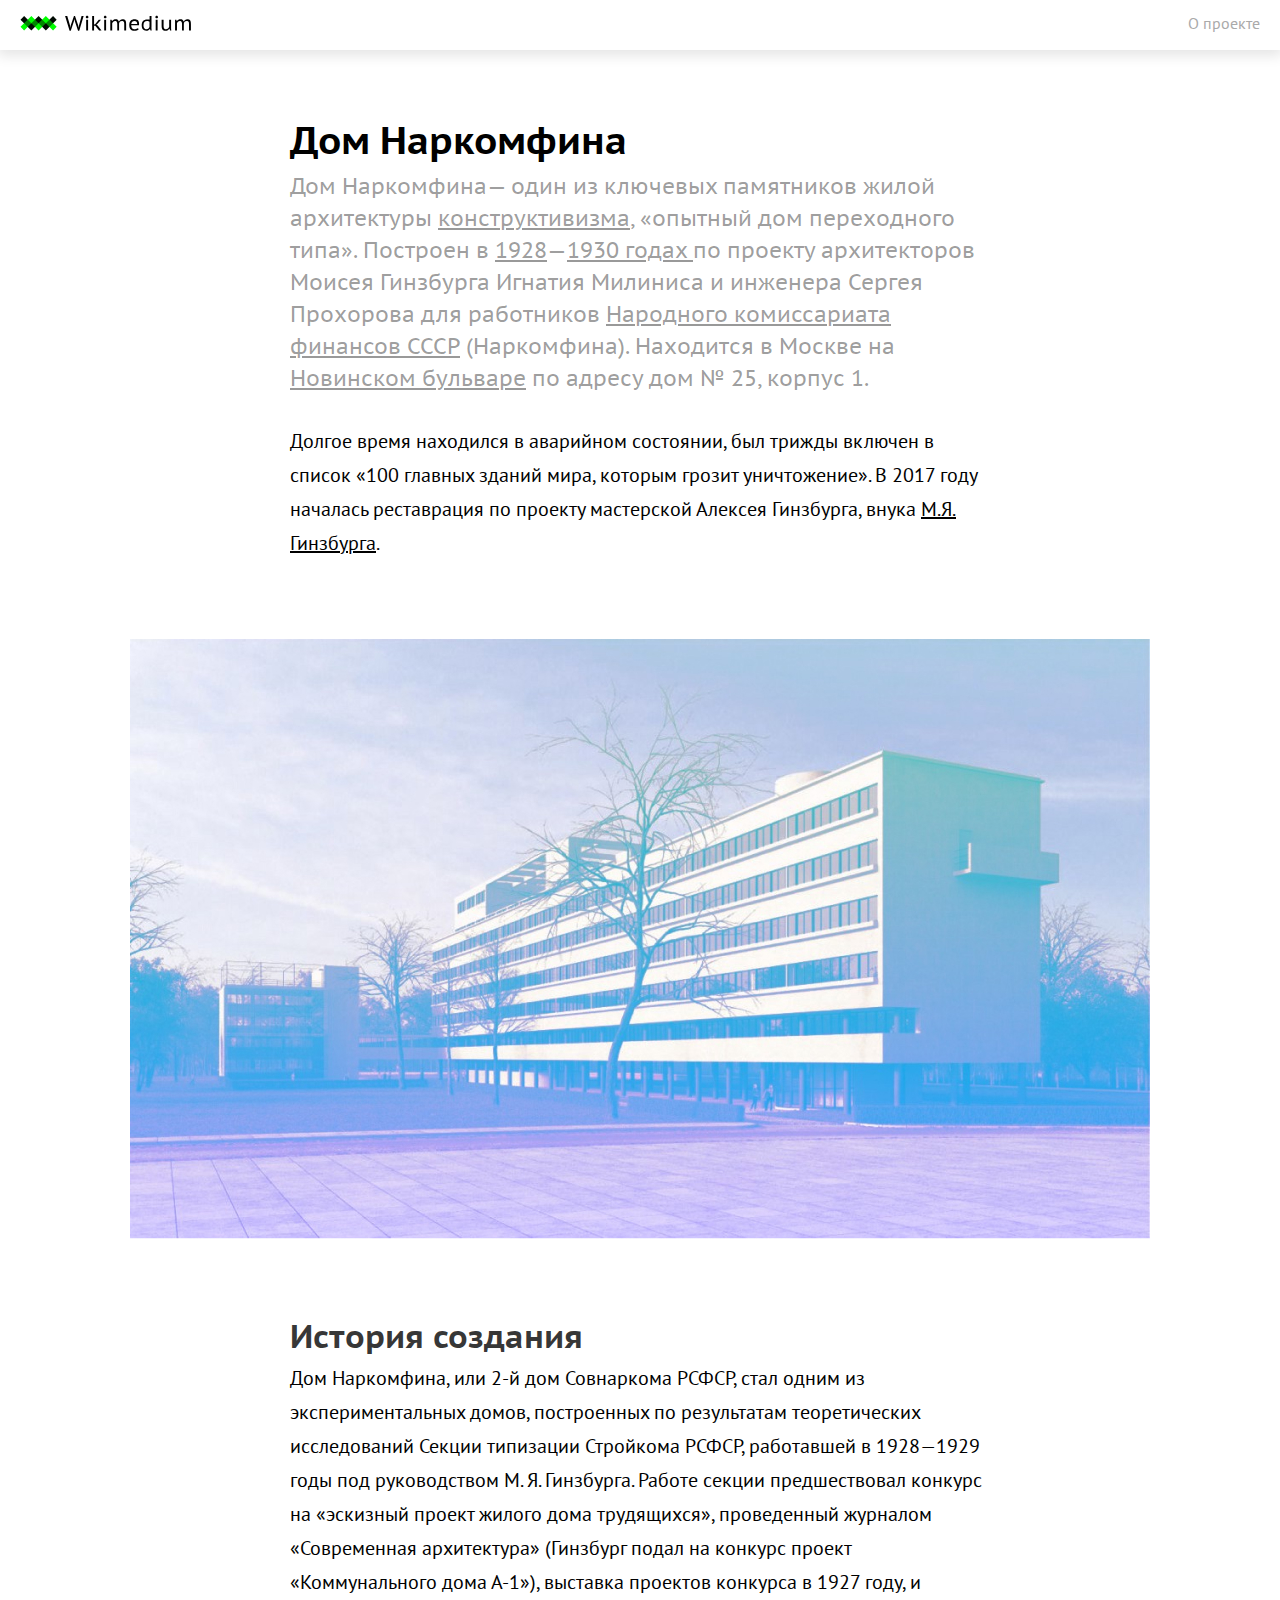
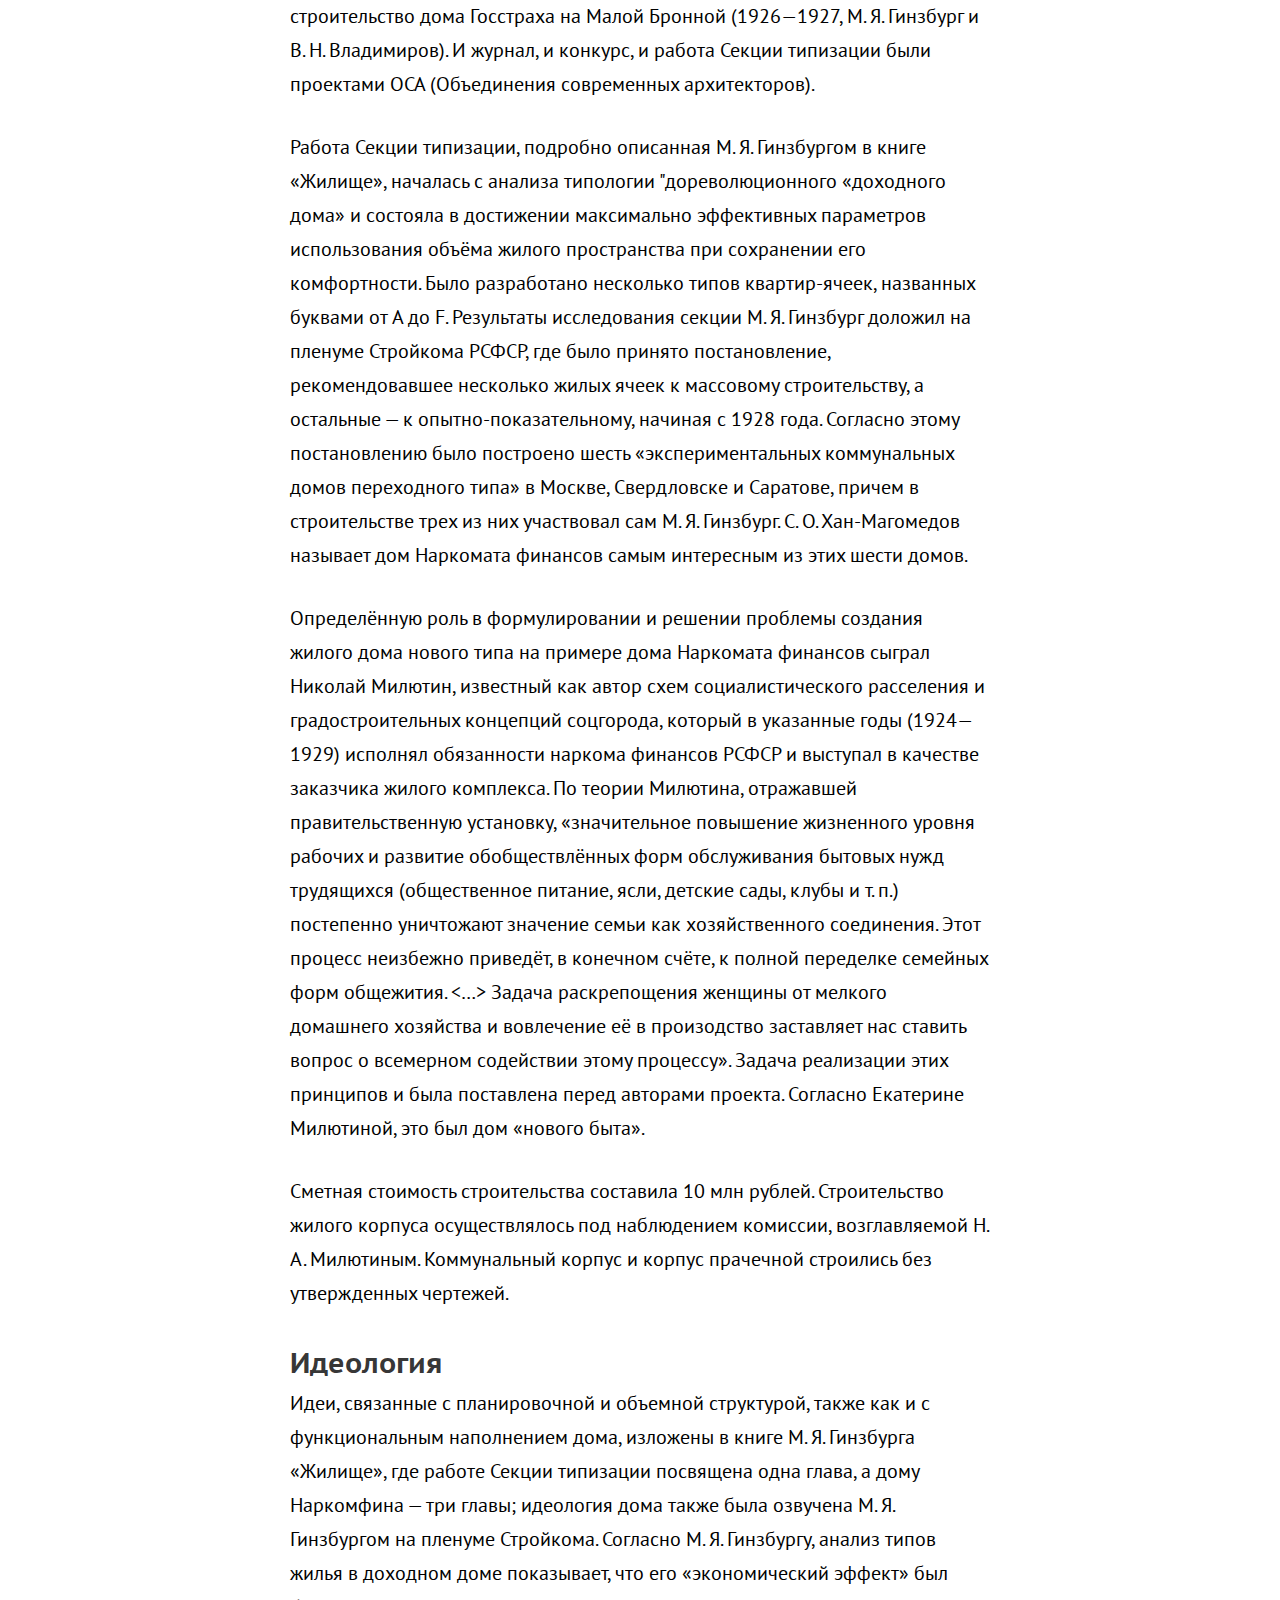
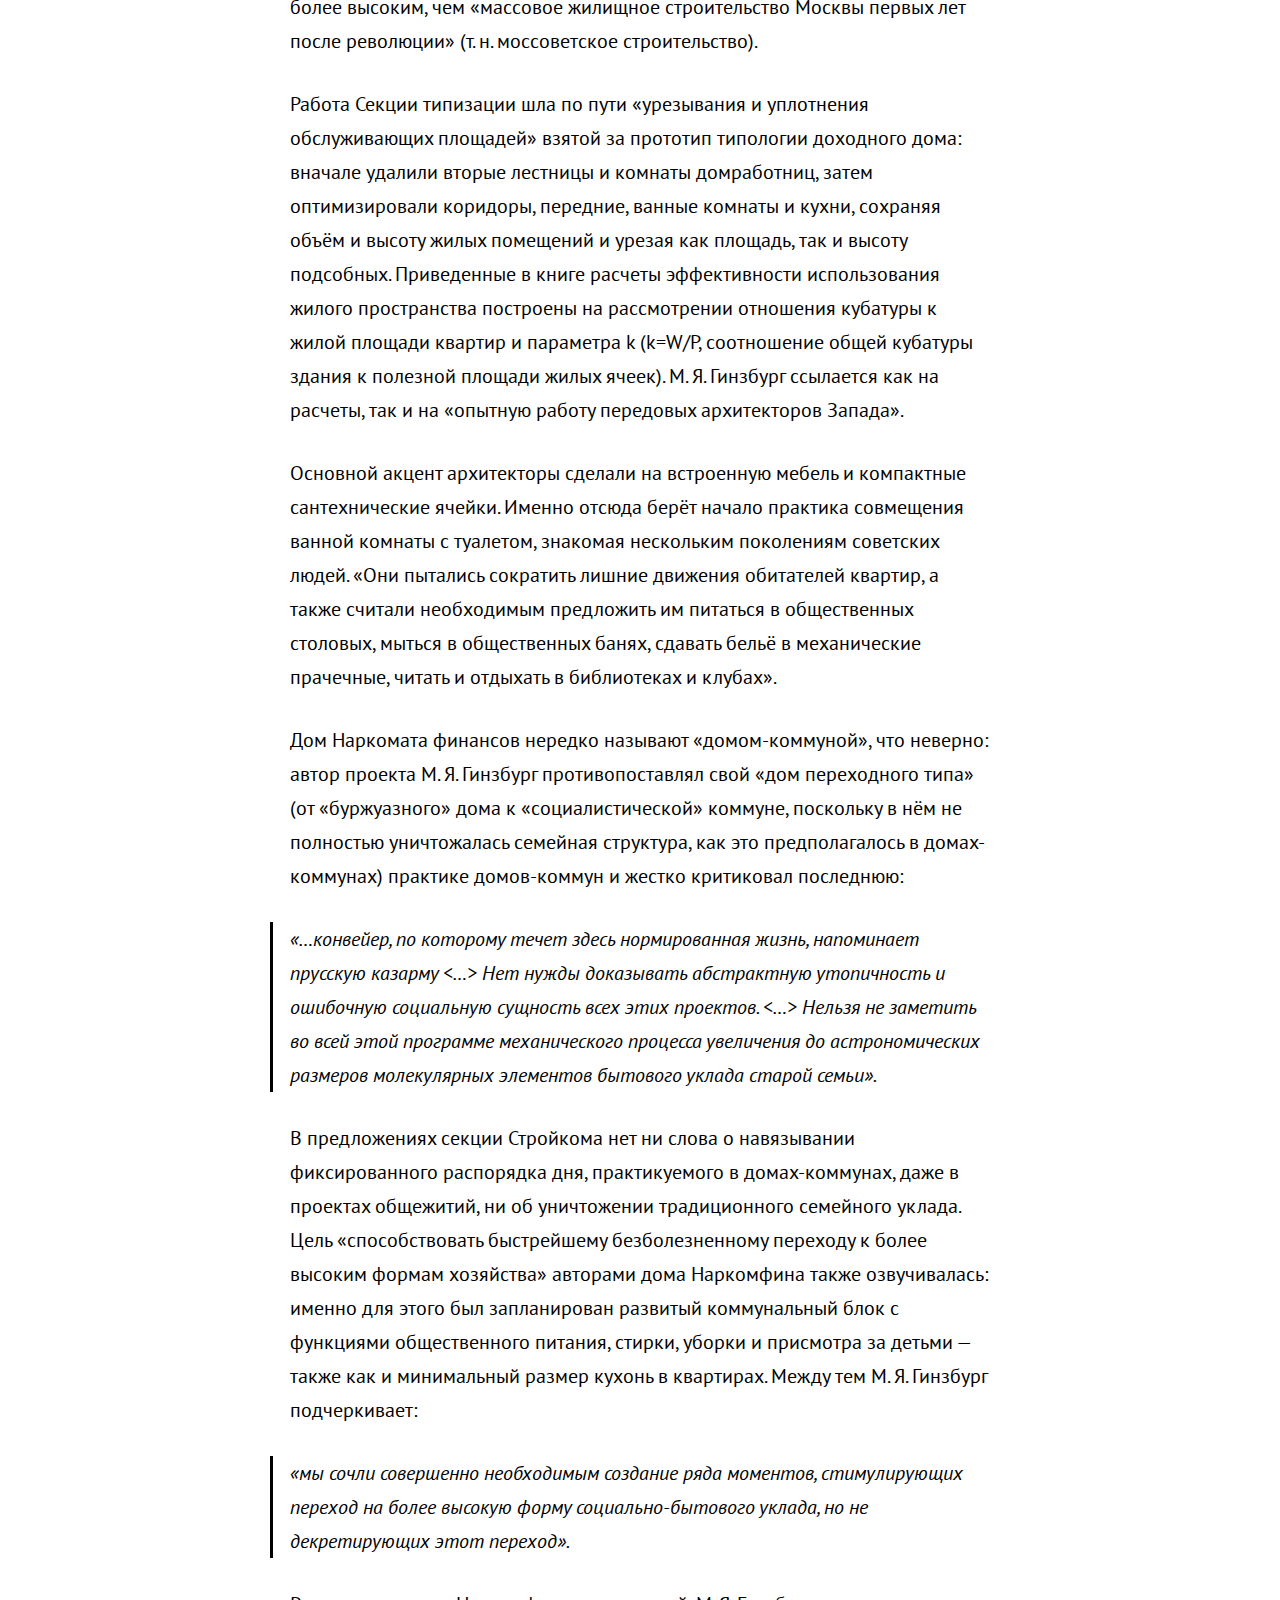
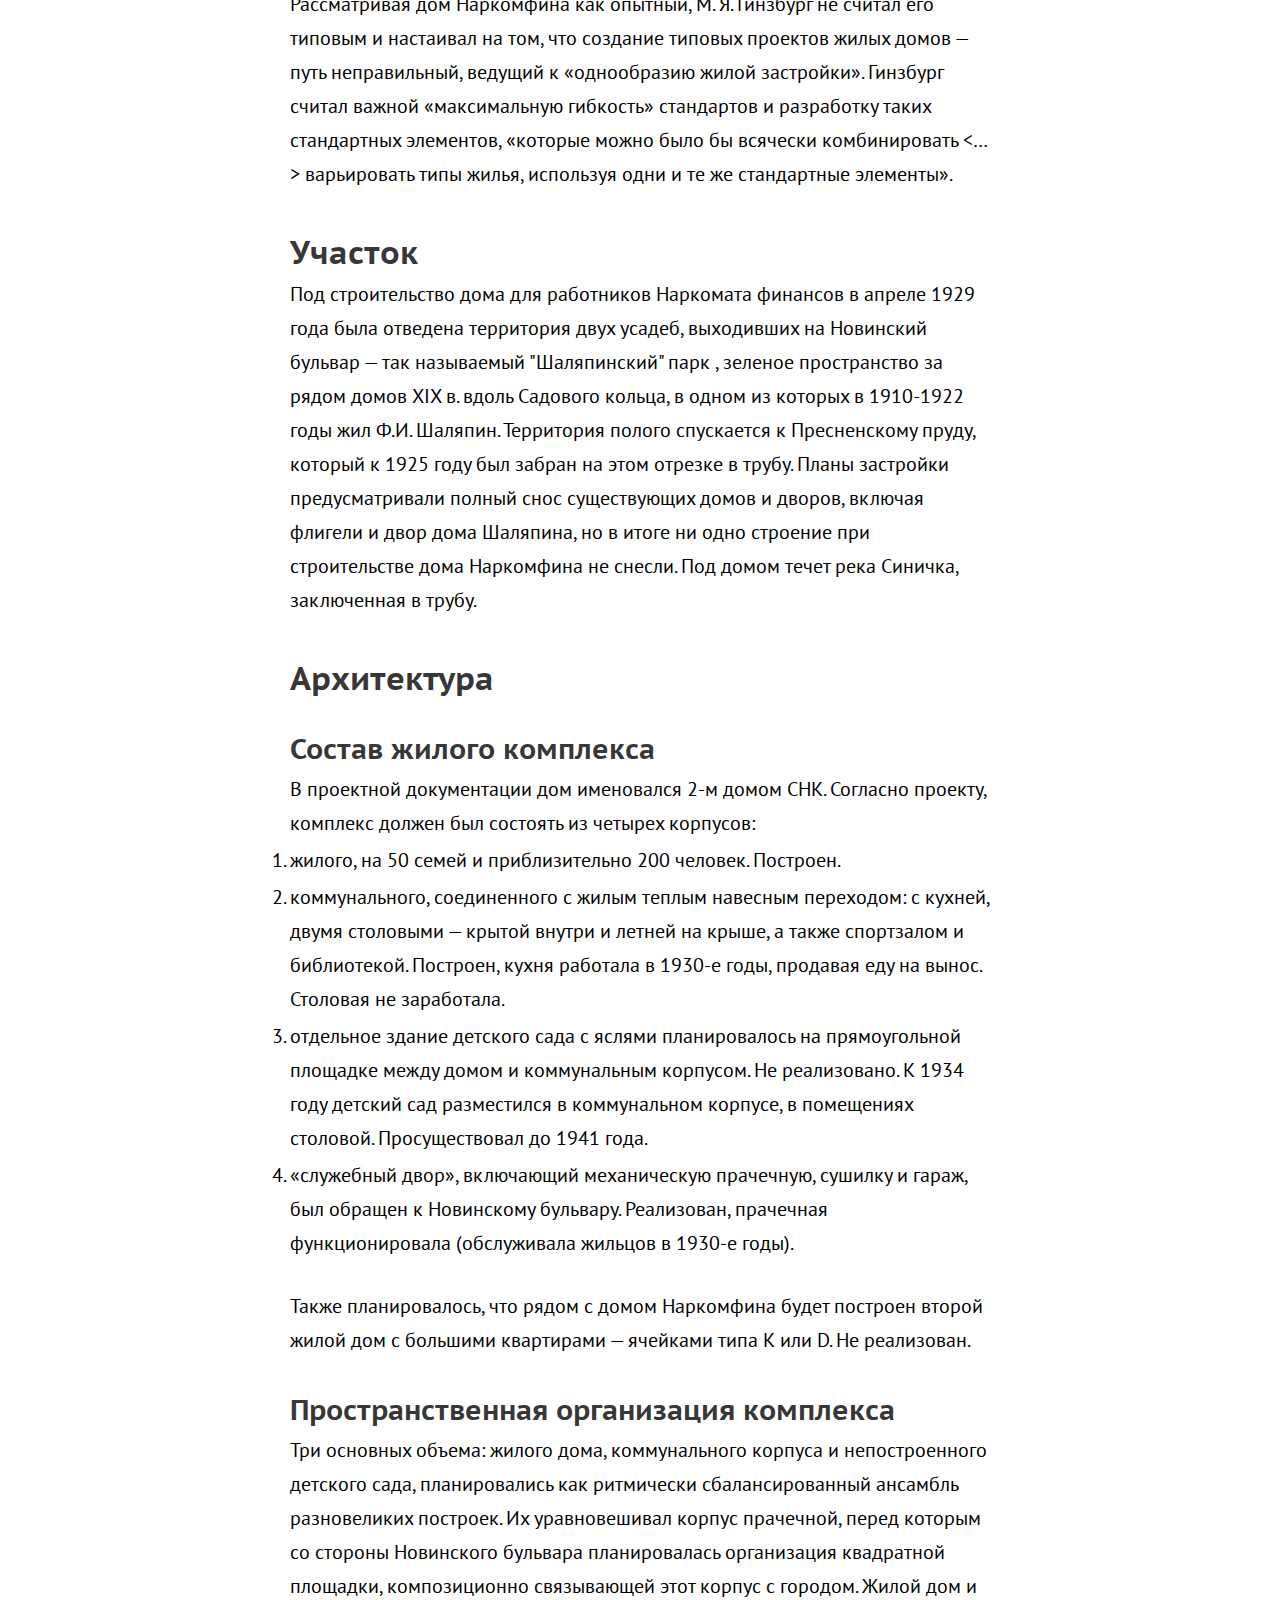
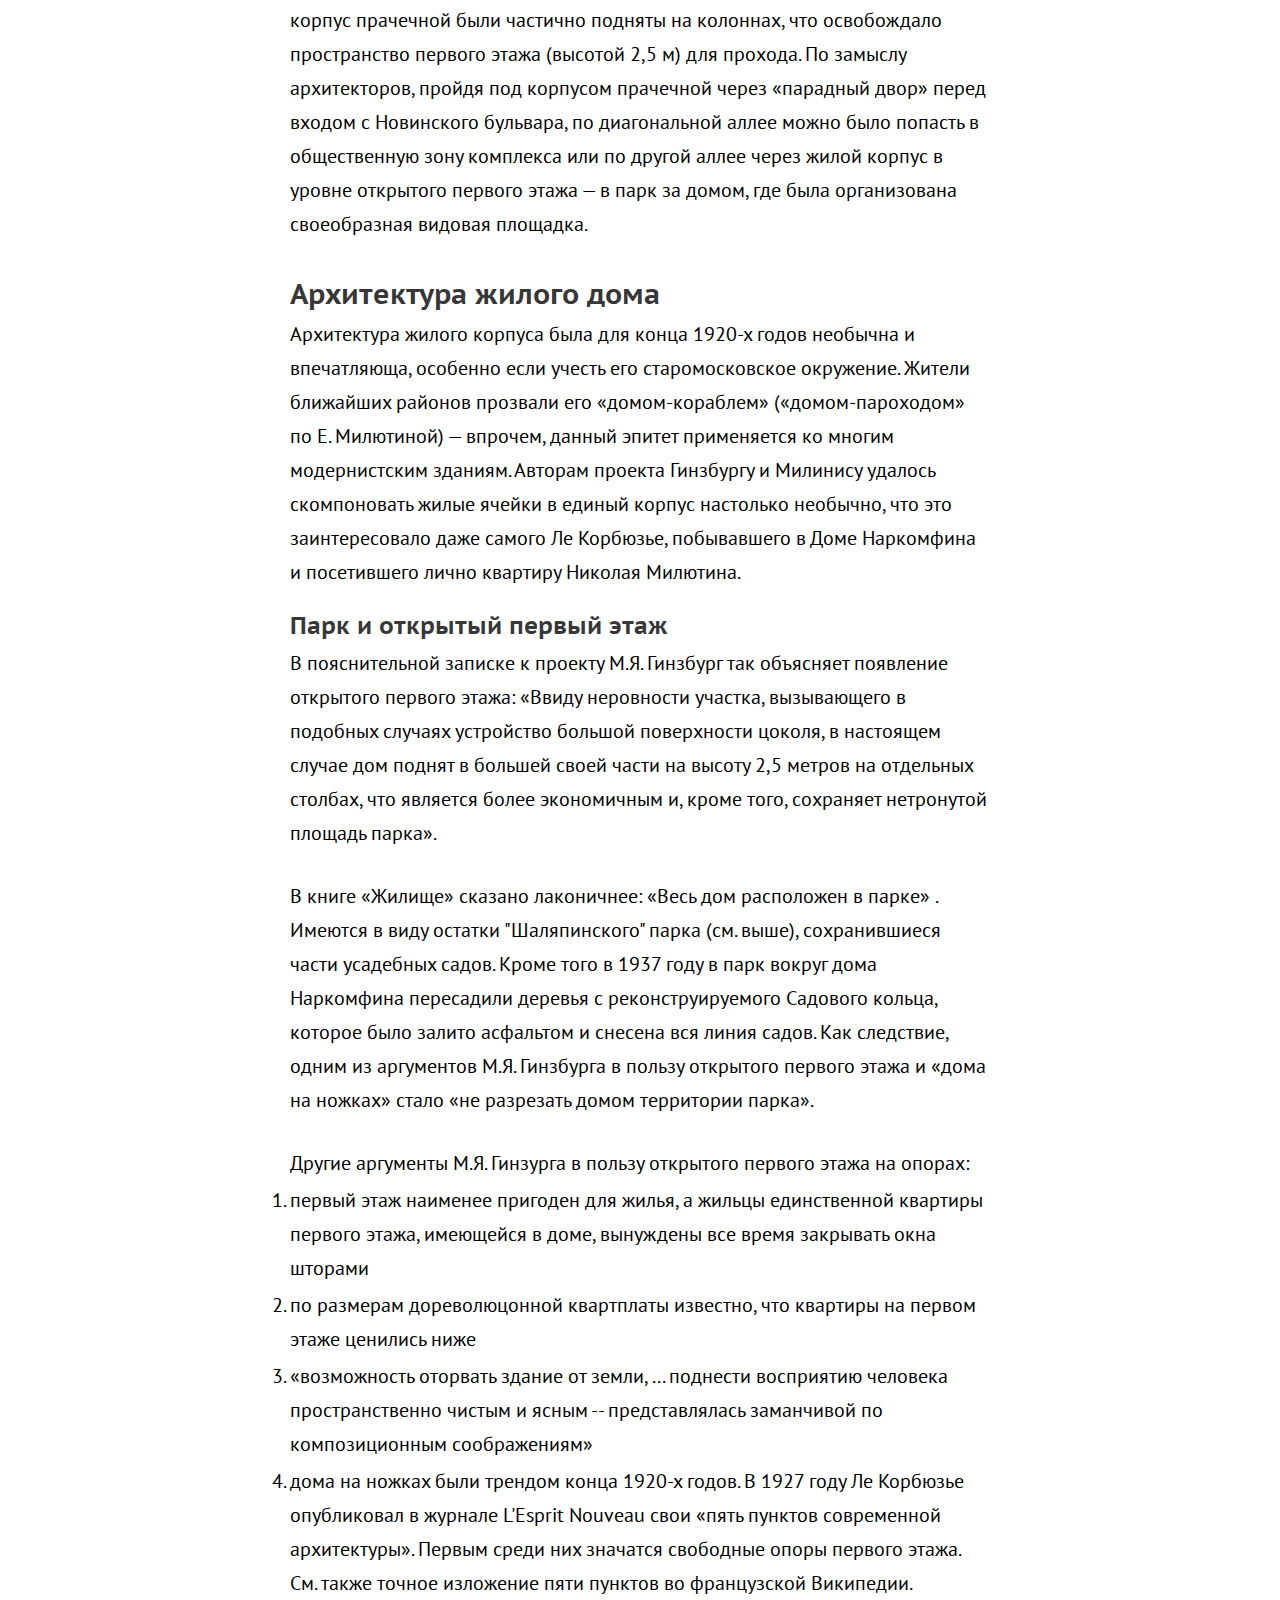
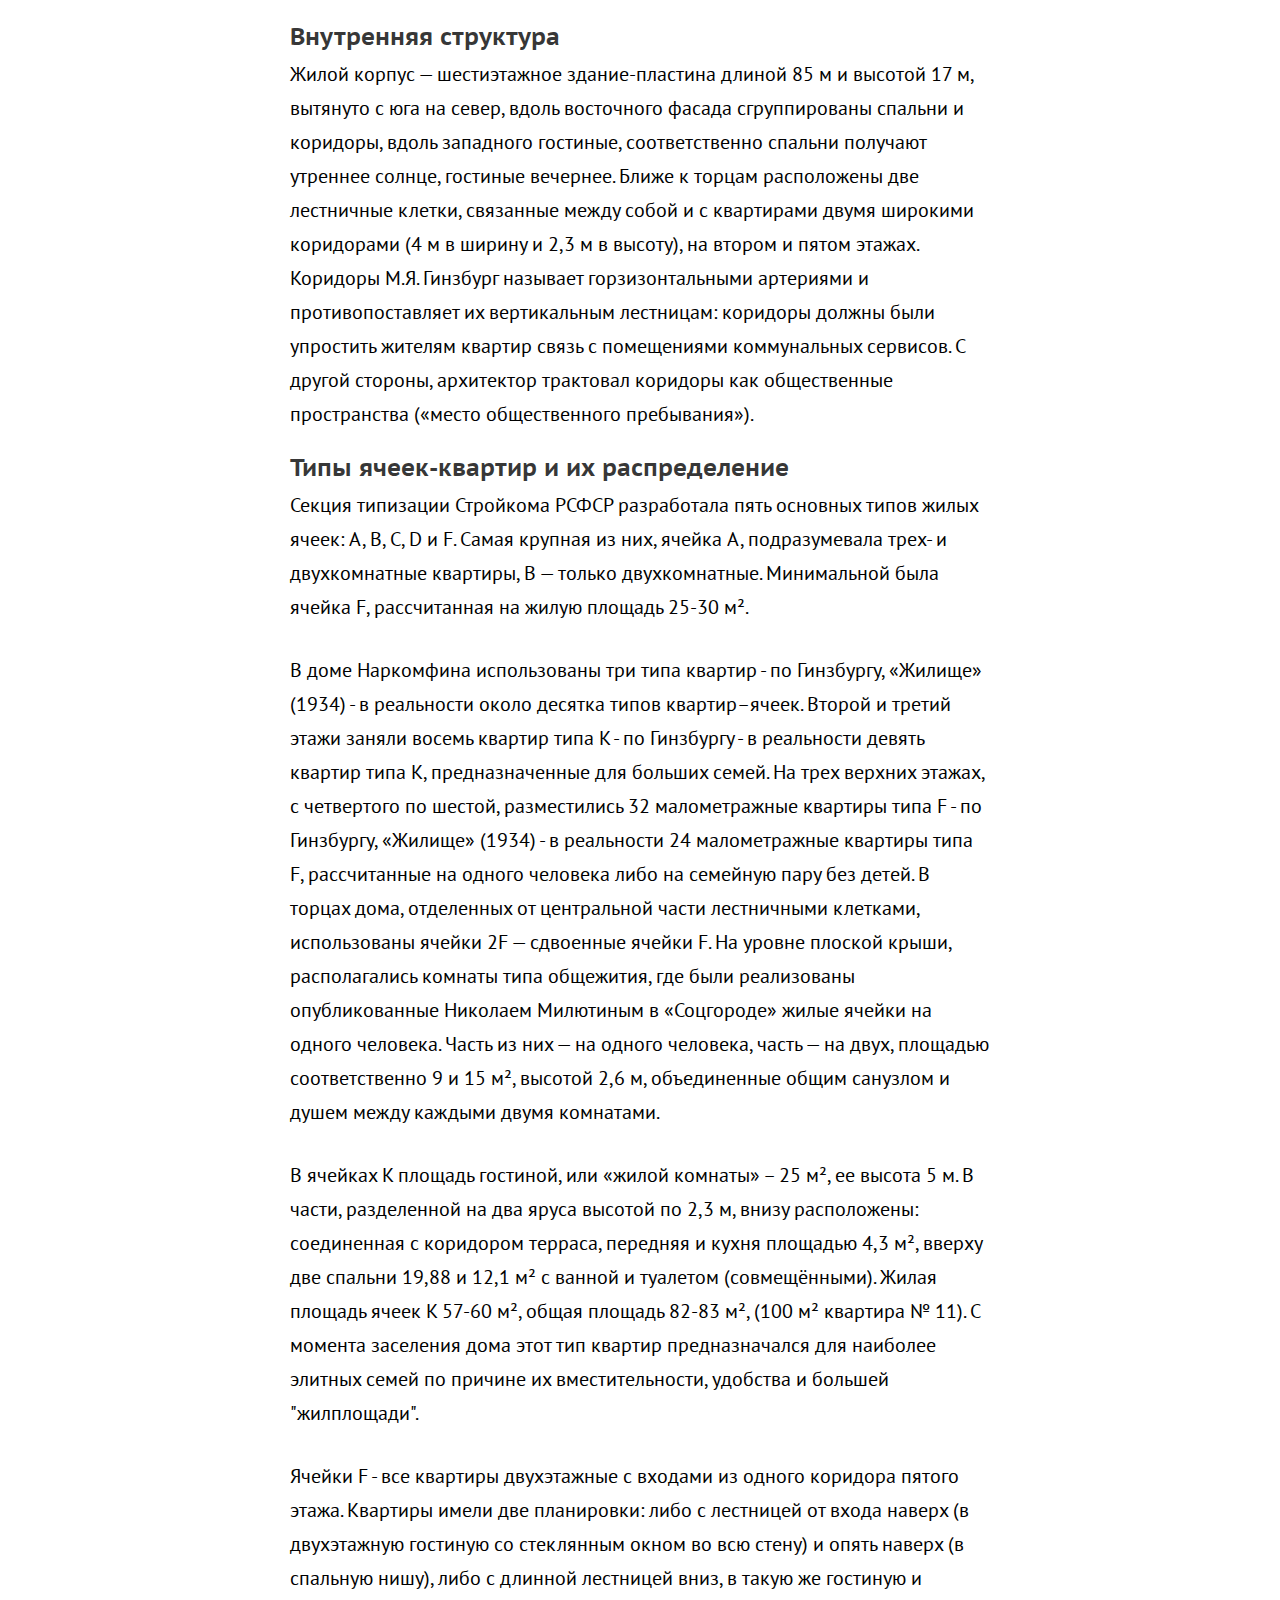
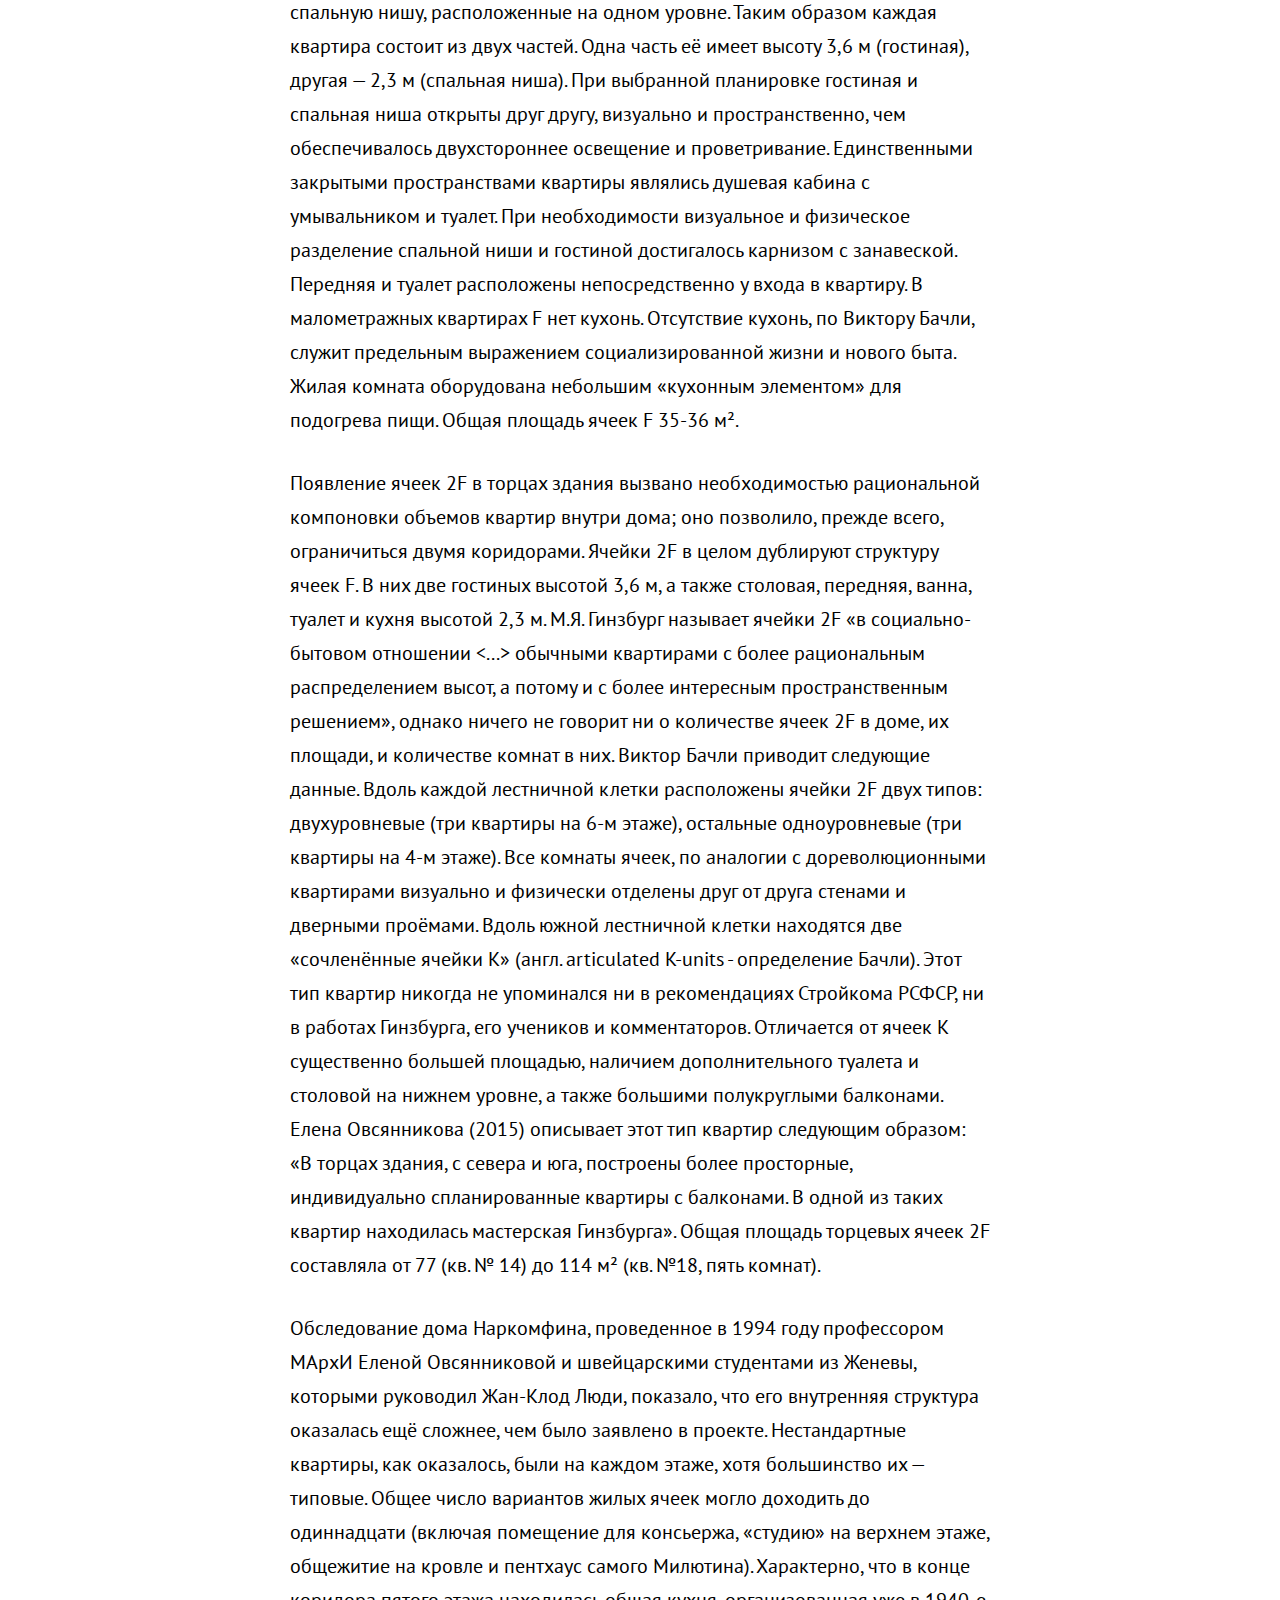
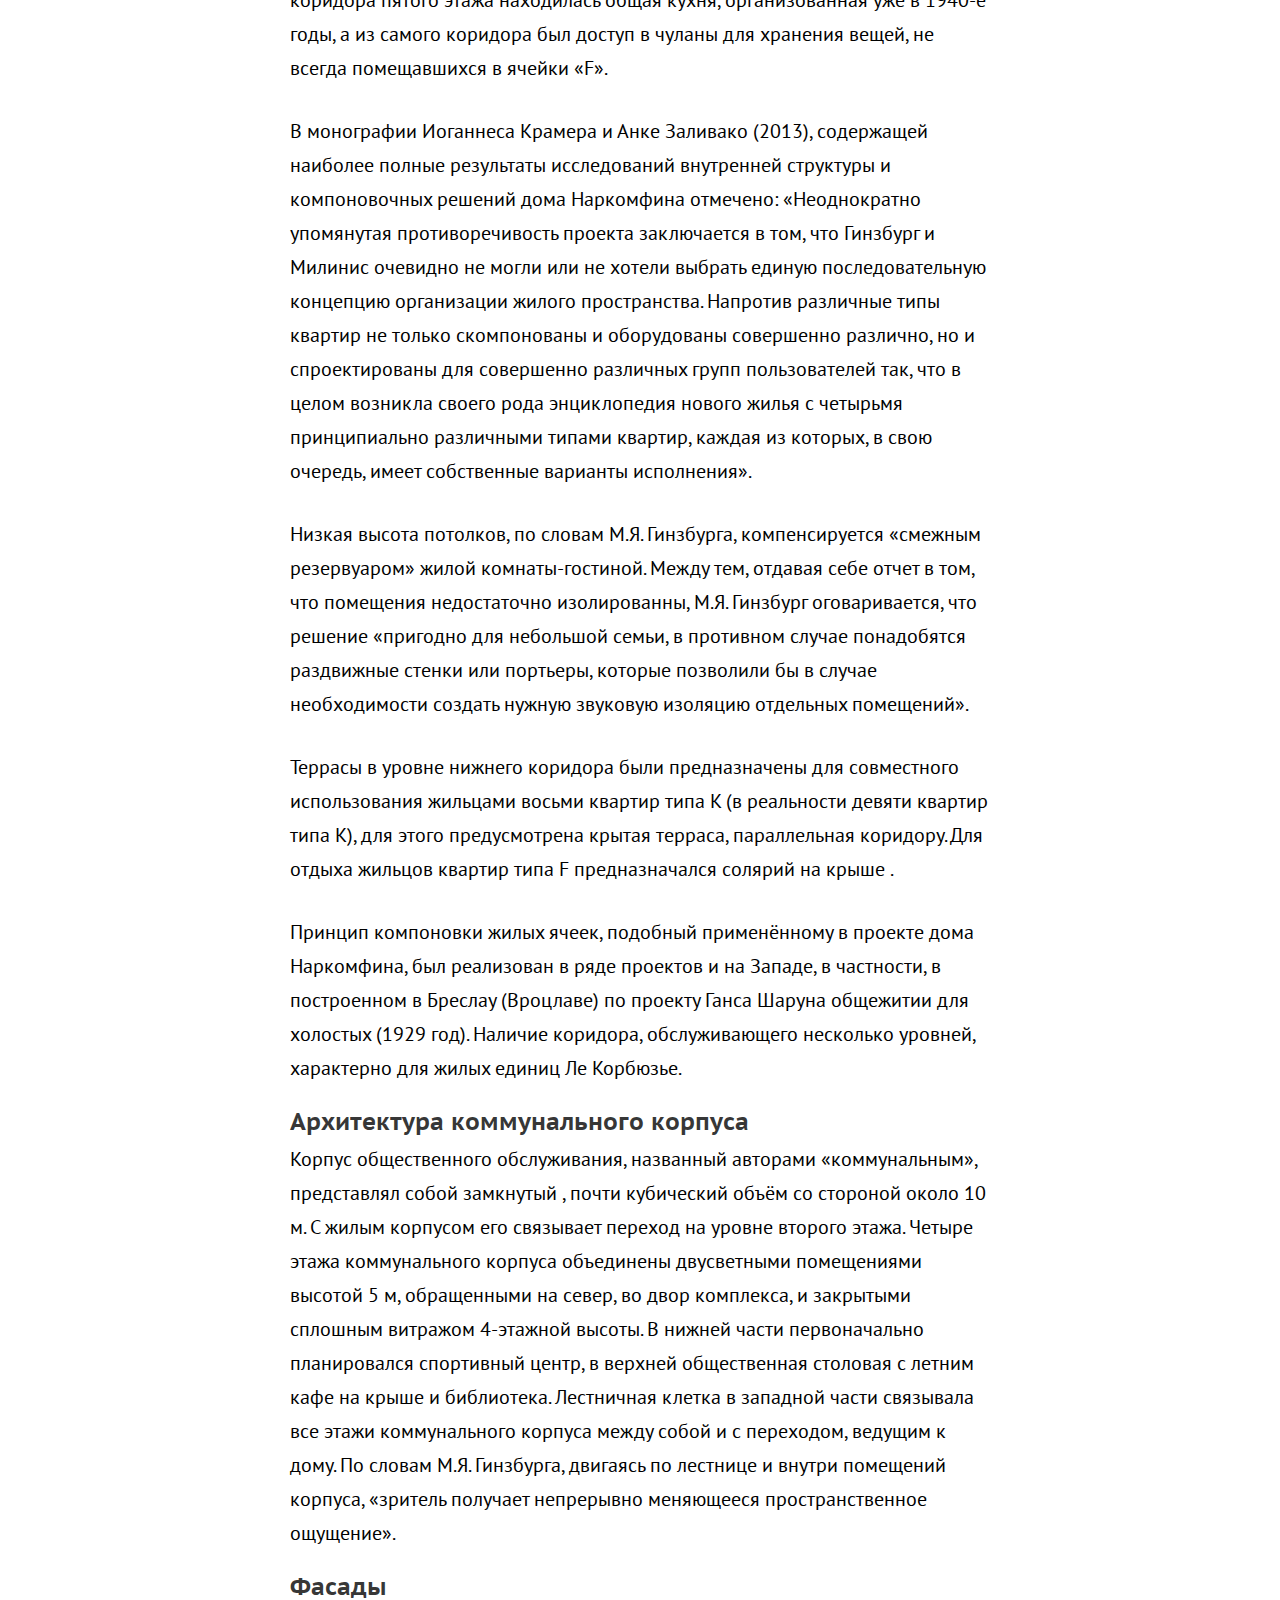
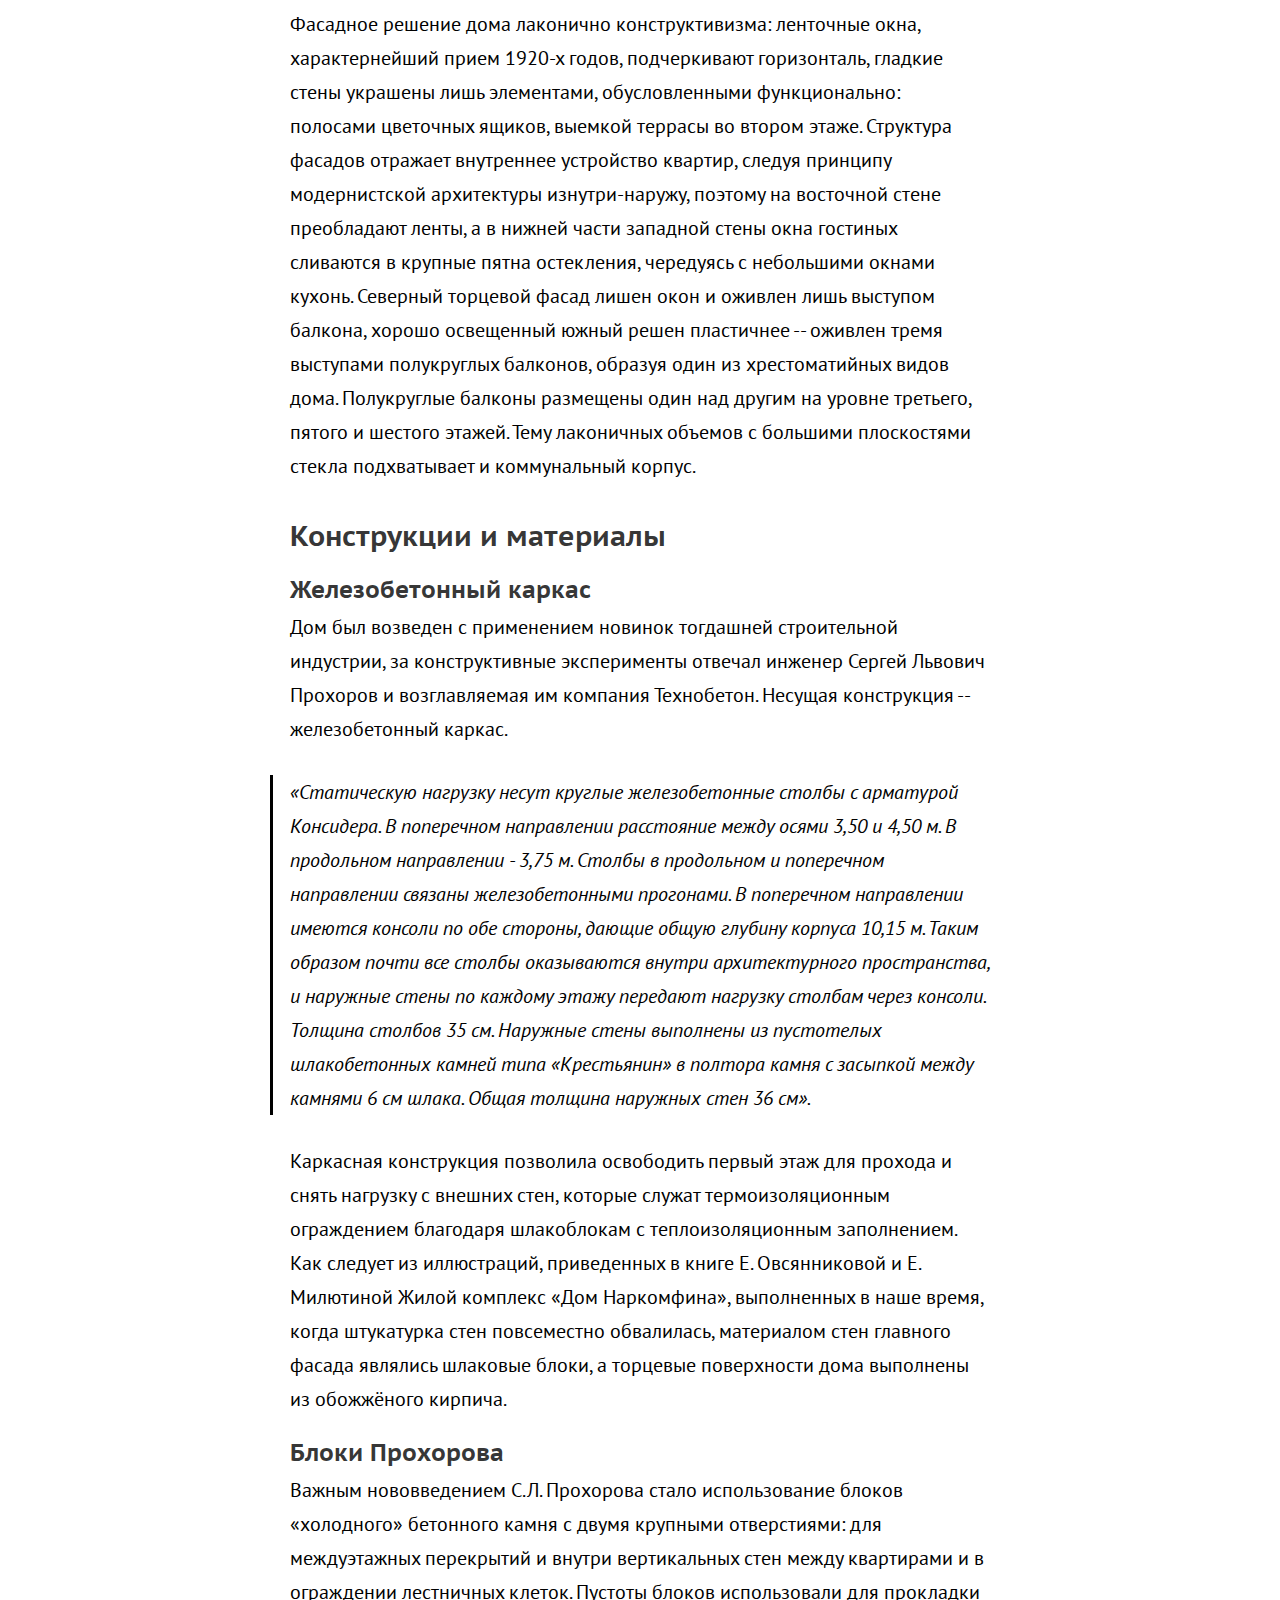
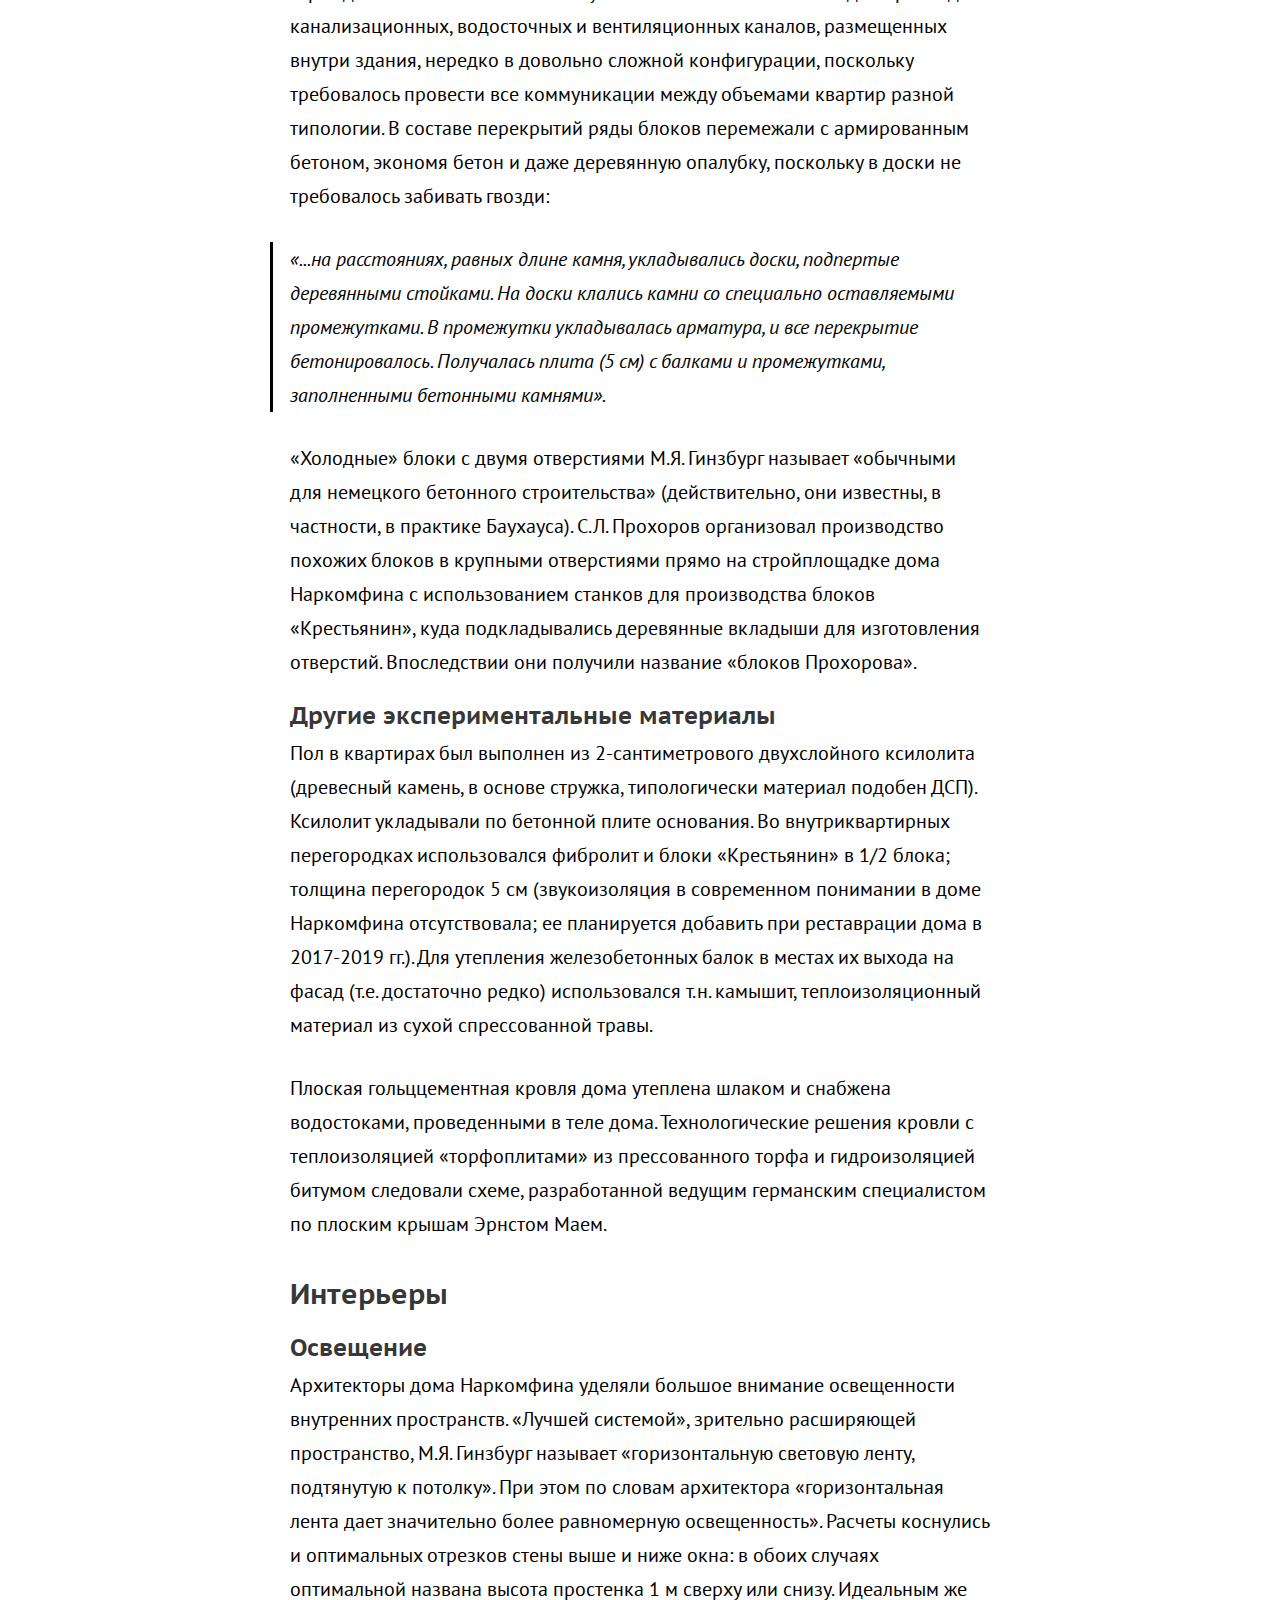
<file: narkomfin.html>
<!DOCTYPE html>
<html lang="en" dir="ltr">
  <head>
    <meta name="viewport" content="width=device-width">
    <meta charset="utf-8">
    <meta name="keywords" content="">
    <meta name="description" content="">
    <link rel="icon" type="image/x-icon" href="images/favicon.ico" />
    <link rel="icon" type="image/png" href="images/favicon.png" />
    <title>Дом Наркомфина</title>
    <link rel="stylesheet" href="stylesheets/style.css">
    <script src="javascripts/jquery-3.5.1.js" charset="utf-8"></script>
    <script type="text/javascript">
    $(function() {
	$('.sidebar a').each(function() {
		$(this).on('click', function(e) {
			e.preventDefault();
			var scrollTo = $(this).attr('href');
			var whitespace = scrollTo == '#s1' ? 70 : 30;
			$('html,body').animate({
				scrollTop: $(scrollTo).offset().top - whitespace
			}, 1000);
		});
	});
});
    </script>
  </head>
  <body>
    <div class="menubar">
      <a href="index.html"><img src="images/logo.svg" alt=""></a>
      <a href="about.html">О проекте</a>

    </div>
    <nav class="sidebar">

          <ul>
            <li><a href="#s1">Дом Наркомфина</a></li>
            <li><a href="#s2">История создания</a></li>
            <ul>
              <li><a href="#s2s1">Идеология</a></li>
            </ul>
            <li><a href="#s3">Участок</a></li>
            <li><a href="#s4">Архитектура</a></li>
            <ul>
              <li><a href="#s4s1">Состав жилого комплекса</a></li>
              <li><a href="#s4s2">Пространственная организация комплекса</a></li>
              <li><a href="#s4s3">Архитектура жилого дома</a></li>
              <li><a href="#s4s4">Конструкции и материалы</a></li>
              <li><a href="#s4s5">Интерьеры</a></li>
            </ul>
            <li><a href="#s5">Критика проекта</a></li>
            <ul>
              <li><a href="#s5s1">С технической стороны</a></li>
              <li><a href="#s5s2">С бытовой стороны</a></li>
            </ul>
            <li><a href="#s6">История эксплуатации и проект реставрации</a></li>
            <ul>
              <li><a href="#s6s1">Развитие городского окружения</a></li>
              <li><a href="#s6s2">Перестройки</a></li>
              <li><a href="#s6s3">Причины ветхости дома</a></li>

            </ul>
            <li><a href="#s7">Значение проекта в исторической перспективе</a></li>
            <li><a href="#s8">Реальная жизнь в доме Наркомфина</a></li>
            <ul>
              <li><a href="#s8s1">Известные жители</a></li>
            </ul>
            <li><a href="#s9">См. также</a></li>

          </ul>
    </nav>
    <article>
      <h1 id="s1">Дом Наркомфина</h1>
      <p><strДом Наркомфина>Дом Наркомфина</a></strong>— один из ключевых памятников жилой архитектуры <a href="https://ru.wikipedia.org/wiki/Конструктивизм_(искусство)">конструктивизма</a>, «опытный дом переходного типа». Построен в <a href="https://ru.wikipedia.org/wiki/1928_год">1928</a>—<a href="https://ru.wikipedia.org/wiki/1930_год">1930 годах </a>по проекту архитекторов Моисея Гинзбурга Игнатия Милиниса</a> и инженера Сергея Прохорова для работников <a href="https://ru.wikipedia.org/wiki/Народный_комиссариат_финансов_СССР">Народного комиссариата финансов СССР</a> (Наркомфина). Находится в Москве на <a href="https://ru.wikipedia.org/wiki/Новинский_бульвар">Новинском бульваре</a> по адресу дом № 25, корпус 1.</p>
      <p>Долгое время находился в аварийном состоянии, был трижды включен в список «100 главных зданий мира, которым грозит уничтожение». В 2017 году началась реставрация по проекту мастерской Алексея Гинзбурга, внука <a href="https://ru.wikipedia.org/wiki/Гинзбург,_Моисей_Яковлевич">М.Я. Гинзбурга</a>. </p>
      <img src="images/narkomfin 1.jpg" alt="Наркомфин">
      <h2 id="s2">История создания</h2>

      <p>Дом Наркомфина, или 2-й дом Совнаркома РСФСР, стал одним из экспериментальных домов, построенных по результатам теоретических исследований Секции типизации Стройкома РСФСР, работавшей в 1928—1929 годы под руководством М. Я. Гинзбурга. Работе секции предшествовал конкурс на «эскизный проект жилого дома трудящихся», проведенный журналом «Современная архитектура» (Гинзбург подал на конкурс проект «Коммунального дома А-1»), выставка проектов конкурса в 1927 году, и строительство дома Госстраха на Малой Бронной (1926—1927, М. Я. Гинзбург и В. Н. Владимиров). И журнал, и конкурс, и работа Секции типизации были проектами ОСА (Объединения современных архитекторов).</p>
      <p>Работа Секции типизации, подробно описанная М. Я. Гинзбургом в книге «Жилище», началась с анализа типологии "дореволюционного «доходного дома» и состояла в достижении максимально эффективных параметров использования объёма жилого пространства при сохранении его комфортности. Было разработано несколько типов квартир-ячеек, названных буквами от A до F. Результаты исследования секции М. Я. Гинзбург доложил на пленуме Стройкома РСФСР, где было принято постановление, рекомендовавшее несколько жилых ячеек к массовому строительству, а остальные — к опытно-показательному, начиная с 1928 года. Согласно этому постановлению было построено шесть «экспериментальных коммунальных домов переходного типа» в Москве, Свердловске и Саратове, причем в строительстве трех из них участвовал сам М. Я. Гинзбург. С. О. Хан-Магомедов называет дом Наркомата финансов самым интересным из этих шести домов.</p>
      <p>Определённую роль в формулировании и решении проблемы создания жилого дома нового типа на примере дома Наркомата финансов сыграл Николай Милютин, известный как автор схем социалистического расселения и градостроительных концепций соцгорода, который в указанные годы (1924—1929) исполнял обязанности наркома финансов РСФСР и выступал в качестве заказчика жилого комплекса. По теории Милютина, отражавшей правительственную установку, <em>«значительное повышение жизненного уровня рабочих и развитие обобществлённых форм обслуживания бытовых нужд трудящихся (общественное питание, ясли, детские сады, клубы и т. п.) постепенно уничтожают значение семьи как хозяйственного соединения. Этот процесс неизбежно приведёт, в конечном счёте, к полной переделке семейных форм общежития. <…> Задача раскрепощения женщины от мелкого домашнего хозяйства и вовлечение её в произодство заставляет нас ставить вопрос о всемерном содействии этому процессу»</em>. Задача реализации этих принципов и была поставлена перед авторами проекта. Согласно Екатерине Милютиной, это был дом «нового быта».</p>
      <p>Сметная стоимость строительства составила 10 млн рублей. Строительство жилого корпуса осуществлялось под наблюдением комиссии, возглавляемой Н. А. Милютиным. Коммунальный корпус и корпус прачечной строились без утвержденных чертежей.</p>
      <h3 id="s2s1">Идеология</h3>
      <p>Идеи, связанные с планировочной и объемной структурой, также как и с функциональным наполнением дома, изложены в книге М. Я. Гинзбурга «Жилище», где работе Секции типизации посвящена одна глава, а дому Наркомфина — три главы; идеология дома также была озвучена М. Я. Гинзбургом на пленуме Стройкома. Согласно М. Я. Гинзбургу, анализ типов жилья в доходном доме показывает, что его «экономический эффект» был более высоким, чем «массовое жилищное строительство Москвы первых лет после революции» (т. н. моссоветское строительство).</p>
      <p>Работа Секции типизации шла по пути «урезывания и уплотнения обслуживающих площадей» взятой за прототип типологии доходного дома: вначале удалили вторые лестницы и комнаты домработниц, затем оптимизировали коридоры, передние, ванные комнаты и кухни, сохраняя объём и высоту жилых помещений и урезая как площадь, так и высоту подсобных. Приведенные в книге расчеты эффективности использования жилого пространства построены на рассмотрении отношения кубатуры к жилой площади квартир и параметра k (k=W/P, соотношение общей кубатуры здания к полезной площади жилых ячеек). М. Я. Гинзбург ссылается как на расчеты, так и на «опытную работу передовых архитекторов Запада».</p>
      <p>Основной акцент архитекторы сделали на встроенную мебель и компактные сантехнические ячейки. Именно отсюда берёт начало практика совмещения ванной комнаты с туалетом, знакомая нескольким поколениям советских людей. <em>«Они пытались сократить лишние движения обитателей квартир, а также считали необходимым предложить им питаться в общественных столовых, мыться в общественных банях, сдавать бельё в механические прачечные, читать и отдыхать в библиотеках и клубах».</em></p>
      <p>Дом Наркомата финансов нередко называют «домом-коммуной», что неверно: автор проекта М. Я. Гинзбург противопоставлял свой «дом переходного типа» (от «буржуазного» дома к «социалистической» коммуне, поскольку в нём не полностью уничтожалась семейная структура, как это предполагалось в домах-коммунах) практике домов-коммун и жестко критиковал последнюю:</p>
      <blockquote>
      <p> <em>«…конвейер, по которому течет здесь нормированная жизнь, напоминает прусскую казарму <…> Нет нужды доказывать абстрактную утопичность и ошибочную социальную сущность всех этих проектов. <…> Нельзя не заметить во всей этой программе механического процесса увеличения до астрономических размеров молекулярных элементов бытового уклада старой семьи».</em> </p>
      </blockquote>
      <p>В предложениях секции Стройкома нет ни слова о навязывании фиксированного распорядка дня, практикуемого в домах-коммунах, даже в проектах общежитий, ни об уничтожении традиционного семейного уклада. Цель <em>«способствовать быстрейшему безболезненному переходу к более высоким формам хозяйства»</em> авторами дома Наркомфина также озвучивалась: именно для этого был запланирован развитый коммунальный блок с функциями общественного питания, стирки, уборки и присмотра за детьми — также как и минимальный размер кухонь в квартирах. Между тем М. Я. Гинзбург подчеркивает:</p>
      <blockquote>
        <p> <em>«мы сочли совершенно необходимым создание ряда моментов, стимулирующих переход на более высокую форму социально-бытового уклада, но не декретирующих этот переход».</em> </p>
      </blockquote>
      <p>Рассматривая дом Наркомфина как опытный, М. Я. Гинзбург не считал его типовым и настаивал на том, что создание типовых проектов жилых домов — путь неправильный, ведущий к «однообразию жилой застройки». Гинзбург считал важной «максимальную гибкость» стандартов и разработку таких стандартных элементов, «которые можно было бы всячески комбинировать <…> варьировать типы жилья, используя одни и те же стандартные элементы».</p>
      <h2 id="s3">Участок</h2>
      <p>Под строительство дома для работников Наркомата финансов в апреле 1929 года была отведена территория двух усадеб, выходивших на Новинский бульвар — так называемый "Шаляпинский" парк , зеленое пространство за рядом домов XIX в. вдоль Садового кольца, в одном из которых в 1910-1922 годы жил Ф.И. Шаляпин. Территория полого спускается к Пресненскому пруду, который к 1925 году был забран на этом отрезке в трубу. Планы застройки предусматривали полный снос существующих домов и дворов, включая флигели и двор дома Шаляпина, но в итоге ни одно строение при строительстве дома Наркомфина не снесли. Под домом течет река Синичка, заключенная в трубу.</p>
      <h2 id="s4">Архитектура</h2>
      <h3 id="s4s1">Состав жилого комплекса</h3>
      <p>В проектной документации дом именовался 2-м домом СНК. Согласно проекту, комплекс должен был состоять из четырех корпусов:</p>
      <ol>
        <li>жилого, на 50 семей и приблизительно 200 человек. Построен.</li>
        <li>коммунального, соединенного с жилым теплым навесным переходом: с кухней, двумя столовыми — крытой внутри и летней на крыше, а также спортзалом и библиотекой. Построен, кухня работала в 1930-е годы, продавая еду на вынос. Столовая не заработала.</li>
        <li>отдельное здание детского сада с яслями планировалось на прямоугольной площадке между домом и коммунальным корпусом. Не реализовано. К 1934 году детский сад разместился в коммунальном корпусе, в помещениях столовой. Просуществовал до 1941 года.</li>
        <li>«служебный двор», включающий механическую прачечную, сушилку и гараж, был обращен к Новинскому бульвару. Реализован, прачечная функционировала (обслуживала жильцов в 1930-е годы).</li>
      </ol>
      <p>Также планировалось, что рядом с домом Наркомфина будет построен второй жилой дом с большими квартирами — ячейками типа К или D. Не реализован.</p>
      <h3 id="s4s2">Пространственная организация комплекса</h3>
      <p>Три основных объема: жилого дома, коммунального корпуса и непостроенного детского сада, планировались как ритмически сбалансированный ансамбль разновеликих построек. Их уравновешивал корпус прачечной, перед которым со стороны Новинского бульвара планировалась организация квадратной площадки, композиционно связывающей этот корпус с городом. Жилой дом и корпус прачечной были частично подняты на колоннах, что освобождало пространство первого этажа (высотой 2,5 м) для прохода. По замыслу архитекторов, пройдя под корпусом прачечной через «парадный двор» перед входом с Новинского бульвара, по диагональной аллее можно было попасть в общественную зону комплекса или по другой аллее через жилой корпус в уровне открытого первого этажа — в парк за домом, где была организована своеобразная видовая площадка.</p>
      <h3 id="s4s3">Архитектура жилого дома</h3>
      <p>Архитектура жилого корпуса была для конца 1920-х годов необычна и впечатляюща, особенно если учесть его старомосковское окружение. Жители ближайших районов прозвали его «домом-кораблем» («домом-пароходом» по Е. Милютиной) — впрочем, данный эпитет применяется ко многим модернистским зданиям. Авторам проекта Гинзбургу и Милинису удалось скомпоновать жилые ячейки в единый корпус настолько необычно, что это заинтересовало даже самого Ле Корбюзье, побывавшего в Доме Наркомфина и посетившего лично квартиру Николая Милютина.</p>
      <h4>Парк и открытый первый этаж</h4>
      <p>В пояснительной записке к проекту М.Я. Гинзбург так объясняет появление открытого первого этажа: «Ввиду неровности участка, вызывающего в подобных случаях устройство большой поверхности цоколя, в настоящем случае дом поднят в большей своей части на высоту 2,5 метров на отдельных столбах, что является более экономичным и, кроме того, сохраняет нетронутой площадь парка».</p>
      <p>В книге «Жилище» сказано лаконичнее: «Весь дом расположен в парке» . Имеются в виду остатки "Шаляпинского" парка (см. выше), сохранившиеся части усадебных садов. Кроме того в 1937 году в парк вокруг дома Наркомфина пересадили деревья с реконструируемого Садового кольца, которое было залито асфальтом и снесена вся линия садов. Как следствие, одним из аргументов М.Я. Гинзбурга в пользу открытого первого этажа и «дома на ножках» стало «не разрезать домом территории  парка».</p>
      <p>Другие аргументы М.Я. Гинзурга в пользу открытого первого этажа на опорах:</p>
      <ol>
        <li>первый этаж наименее пригоден для жилья, а жильцы единственной квартиры первого этажа, имеющейся в доме, вынуждены все время закрывать окна шторами</li>
        <li>по размерам дореволюцонной квартплаты известно, что квартиры на первом этаже ценились ниже</li>
        <li>«возможность оторвать здание от земли, ... поднести восприятию человека пространственно чистым и ясным -- представлялась заманчивой по композиционным соображениям»</li>
        <li>дома на ножках были трендом конца 1920-х годов. В 1927 году Ле Корбюзье опубликовал в журнале L'Esprit Nouveau свои «пять пунктов современной архитектуры». Первым среди них значатся свободные опоры первого этажа. См. также точное изложение пяти пунктов во французской Википедии.</li>
      </ol>
      <h4>Внутренняя структура</h4>
      <p>Жилой корпус — шестиэтажное здание-пластина длиной 85 м и высотой 17 м, вытянуто с юга на север, вдоль восточного фасада сгруппированы спальни и коридоры, вдоль западного гостиные, соответственно спальни получают утреннее солнце, гостиные вечернее. Ближе к торцам расположены две лестничные клетки, связанные между собой и с квартирами двумя широкими коридорами (4 м в ширину и 2,3 м в высоту), на втором и пятом этажах. Коридоры М.Я. Гинзбург называет горзизонтальными артериями и противопоставляет их вертикальным лестницам: коридоры должны были упростить жителям квартир связь с помещениями коммунальных сервисов. С другой стороны, архитектор трактовал коридоры как общественные пространства («место общественного пребывания»).</p>
      <h4>Типы ячеек-квартир и их распределение</h4>
      <p>Секция типизации Стройкома РСФСР разработала пять основных типов жилых ячеек: A, B, C, D и F. Самая крупная из них, ячейка A, подразумевала трех- и двухкомнатные квартиры, B — только двухкомнатные. Минимальной была ячейка F, рассчитанная на жилую площадь 25-30 м².</p>
      <p>В доме Наркомфина использованы три типа квартир - по Гинзбургу, «Жилище» (1934) - в реальности около десятка типов квартир–ячеек. Второй и третий этажи заняли восемь квартир типа K - по Гинзбургу - в реальности девять квартир типа K, предназначенные для больших семей. На трех верхних этажах, с четвертого по шестой, разместились 32 малометражные квартиры типа F - по Гинзбургу, «Жилище» (1934) - в реальности 24 малометражные квартиры типа F, рассчитанные на одного человека либо на семейную пару без детей. В торцах дома, отделенных от центральной части лестничными клетками, использованы ячейки 2F — сдвоенные ячейки F. На уровне плоской крыши, располагались <strong>комнаты типа общежития</strong>, где были реализованы опубликованные Николаем Милютиным в «Соцгороде» жилые ячейки на одного человека. Часть из них — на одного человека, часть — на двух, площадью соответственно 9 и 15 м², высотой 2,6 м, объединенные общим санузлом и душем между каждыми двумя комнатами.</p>
      <p>В <strong>ячейках K</strong> площадь гостиной, или «жилой комнаты» – 25 м², ее высота 5 м. В части, разделенной на два яруса высотой по 2,3 м, внизу расположены: соединенная с коридором терраса, передняя и кухня площадью 4,3 м², вверху две спальни 19,88 и 12,1 м² с ванной и туалетом (совмещёнными). Жилая площадь ячеек K 57-60 м², общая площадь 82-83 м², (100 м² квартира № 11). С момента заселения дома этот тип квартир предназначался для наиболее элитных семей по причине их вместительности, удобства и большей "жилплощади".</p>
      <p><strong>Ячейки F</strong> - все квартиры двухэтажные с входами из одного коридора пятого этажа. Квартиры имели две планировки: либо с лестницей от входа наверх (в двухэтажную гостиную со стеклянным окном во всю стену) и опять наверх (в спальную нишу), либо с длинной лестницей вниз, в такую же гостиную и спальную нишу, расположенные на одном уровне. Таким образом каждая квартира состоит из двух частей. Одна часть её имеет высоту 3,6 м (гостиная), другая — 2,3 м (спальная ниша). При выбранной планировке гостиная и спальная ниша открыты друг другу, визуально и пространственно, чем обеспечивалось двухстороннее освещение и проветривание. Единственными закрытыми пространствами квартиры являлись душевая кабина с умывальником и туалет. При необходимости визуальное и физическое разделение спальной ниши и гостиной достигалось карнизом с занавеской. Передняя и туалет расположены непосредственно у входа в квартиру. В малометражных квартирах F нет кухонь. Отсутствие кухонь, по Виктору Бачли, служит предельным выражением социализированной жизни и нового быта. Жилая комната оборудована небольшим «кухонным элементом» для подогрева пищи. Общая площадь ячеек F 35-36 м².</p>
      <p>Появление <strong>ячеек 2F</strong> в торцах здания вызвано необходимостью рациональной компоновки объемов квартир внутри дома; оно позволило, прежде всего, ограничиться двумя коридорами. Ячейки 2F в целом дублируют структуру ячеек F. В них две гостиных высотой 3,6 м, а также столовая, передняя, ванна, туалет и кухня высотой 2,3 м. М.Я. Гинзбург называет ячейки 2F «в социально-бытовом отношении <...> обычными квартирами с более рациональным распределением высот, а потому и с более интересным пространственным решением», однако ничего не говорит ни о количестве ячеек 2F в доме, их площади, и количестве комнат в них. Виктор Бачли приводит следующие данные. Вдоль каждой лестничной клетки расположены ячейки 2F двух типов: двухуровневые (три квартиры на 6-м этаже), остальные одноуровневые (три квартиры на 4-м этаже). Все комнаты ячеек, по аналогии с дореволюционными квартирами визуально и физически отделены друг от друга стенами и дверными проёмами. Вдоль южной лестничной клетки находятся две <em>«сочленённые ячейки К»</em> (англ. <em>articulated K-units</em> - определение Бачли). Этот тип квартир никогда не упоминался ни в рекомендациях Стройкома РСФСР, ни в работах Гинзбурга, его учеников и комментаторов. Отличается от ячеек К существенно большей площадью, наличием дополнительного туалета и столовой на нижнем уровне, а также большими полукруглыми балконами. Елена Овсянникова (2015) описывает этот тип квартир следующим образом: <em>«В торцах здания, с севера и юга, построены более просторные, индивидуально спланированные квартиры с балконами. В одной из таких квартир находилась мастерская Гинзбурга»</em>. Общая площадь торцевых ячеек 2F составляла от 77 (кв. № 14) до 114 м² (кв. №18, пять комнат).</p>
      <p>Обследование дома Наркомфина, проведенное в 1994 году профессором МАрхИ Еленой Овсянниковой и швейцарскими студентами из Женевы, которыми руководил Жан-Клод Люди, показало, что его внутренняя структура оказалась ещё сложнее, чем было заявлено в проекте. Нестандартные квартиры, как оказалось, были на каждом этаже, хотя большинство их — типовые. Общее число вариантов жилых ячеек могло доходить до одиннадцати (включая помещение для консьержа, «студию» на верхнем этаже, общежитие на кровле и пентхаус самого Милютина). Характерно, что в конце коридора пятого этажа находилась общая кухня, организованная уже в 1940-е годы, а из самого коридора был доступ в чуланы для хранения вещей, не всегда помещавшихся в ячейки «F».</p>
      <p>В монографии Иоганнеса Крамера и Анке Заливако (2013), содержащей наиболее полные результаты исследований внутренней структуры и компоновочных решений дома Наркомфина отмечено: <em>«Неоднократно упомянутая противоречивость проекта заключается в том, что Гинзбург и Милинис очевидно не могли или не хотели выбрать единую последовательную концепцию организации жилого пространства. Напротив различные типы квартир не только скомпонованы и оборудованы совершенно различно, но и спроектированы для совершенно различных групп пользователей так, что в целом возникла своего рода энциклопедия нового жилья с четырьмя принципиально различными типами квартир, каждая из которых, в свою очередь, имеет собственные варианты исполнения»</em>.</p>
      <p>Низкая высота потолков, по словам М.Я. Гинзбурга, компенсируется «смежным резервуаром» жилой комнаты-гостиной. Между тем, отдавая себе отчет в том, что помещения недостаточно изолированны, М.Я. Гинзбург оговаривается, что решение «пригодно для небольшой семьи, в противном случае понадобятся раздвижные стенки или портьеры, которые позволили бы в случае необходимости создать нужную звуковую изоляцию отдельных помещений».</p>
      <p>Террасы в уровне нижнего коридора были предназначены для совместного использования жильцами восьми квартир типа K (в реальности девяти квартир типа К), для этого предусмотрена крытая терраса, параллельная коридору. Для отдыха жильцов квартир типа F предназначался солярий на крыше .</p>
      <p>Принцип компоновки жилых ячеек, подобный применённому в проекте дома Наркомфина, был реализован в ряде проектов и на Западе, в частности, в построенном в Бреслау (Вроцлаве) по проекту Ганса Шаруна общежитии для холостых (1929 год). Наличие коридора, обслуживающего несколько уровней, характерно для жилых единиц Ле Корбюзье.</p>
      <h4>Архитектура коммунального корпуса</h4>
      <p>Корпус общественного обслуживания, названный авторами «коммунальным», представлял собой замкнутый , почти кубический объём со стороной около 10 м. С жилым корпусом его связывает переход на уровне второго этажа. Четыре этажа коммунального корпуса объединены двусветными помещениями высотой 5 м, обращенными на север, во двор комплекса, и закрытыми сплошным витражом 4-этажной высоты. В нижней части первоначально планировался спортивный центр, в верхней общественная столовая с летним кафе на крыше и библиотека. Лестничная клетка в западной части связывала все этажи коммунального корпуса между собой и с переходом, ведущим к дому. По словам М.Я. Гинзбурга, двигаясь по лестнице и внутри помещений корпуса, «зритель получает непрерывно меняющееся пространственное ощущение».</p>
      <h4>Фасады</h4>
      <p>Фасадное решение дома лаконично конструктивизма: ленточные окна, характернейший прием 1920-х годов, подчеркивают горизонталь, гладкие стены украшены лишь элементами, обусловленными функционально: полосами цветочных ящиков, выемкой террасы во втором этаже. Структура фасадов отражает внутреннее устройство квартир, следуя принципу модернистской архитектуры изнутри-наружу, поэтому на восточной стене преобладают ленты, а в нижней части западной стены окна гостиных сливаются в крупные пятна остекления, чередуясь с небольшими окнами кухонь. Северный торцевой фасад лишен окон и оживлен лишь выступом балкона, хорошо освещенный южный решен пластичнее -- оживлен тремя выступами полукруглых балконов, образуя один из хрестоматийных видов дома. Полукруглые балконы размещены один над другим на уровне третьего, пятого и шестого этажей. Тему лаконичных объемов с большими плоскостями стекла подхватывает и коммунальный корпус.</p>
      <h3 id="s4s4">Конструкции и материалы</h3>
      <h4>Железобетонный каркас</h4>
      <p>Дом был возведен с применением новинок тогдашней строительной индустрии, за конструктивные эксперименты отвечал инженер Сергей Львович Прохоров и возглавляемая им компания Технобетон. Несущая конструкция -- железобетонный каркас.</p>
      <blockquote>
        <p> <em>«Статическую нагрузку несут круглые железобетонные столбы с арматурой Консидера. В поперечном направлении расстояние между осями 3,50 и 4,50 м. В продольном направлении - 3,75 м. Столбы в продольном и поперечном направлении связаны железобетонными прогонами. В поперечном направлении имеются консоли по обе стороны, дающие общую глубину корпуса 10,15 м. Таким образом почти все столбы оказываются внутри архитектурного пространства, и наружные стены по каждому этажу передают нагрузку столбам через консоли. Толщина столбов 35 см. Наружные стены выполнены из пустотелых шлакобетонных камней типа «Крестьянин» в полтора камня с засыпкой между камнями 6 см шлака. Общая толщина наружных стен 36 см».</em> </p>
      </blockquote>
      <p>Каркасная конструкция позволила освободить первый этаж для прохода и снять нагрузку с внешних стен, которые служат термоизоляционным ограждением благодаря шлакоблокам с теплоизоляционным заполнением. Как следует из иллюстраций, приведенных в книге Е. Овсянниковой и Е. Милютиной Жилой комплекс «Дом Наркомфина», выполненных в наше время, когда штукатурка стен повсеместно обвалилась, материалом стен главного фасада являлись шлаковые блоки, а торцевые поверхности дома выполнены из обожжёного кирпича.</p>
      <h4>Блоки Прохорова</h4>
      <p>Важным нововведением С.Л. Прохорова стало использование блоков «холодного» бетонного камня с двумя крупными отверстиями: для междуэтажных перекрытий и внутри вертикальных стен между квартирами и в ограждении лестничных клеток. Пустоты блоков использовали для прокладки канализационных, водосточных и вентиляционных каналов, размещенных внутри здания, нередко в довольно сложной конфигурации, поскольку требовалось провести все коммуникации между объемами квартир разной типологии. В составе перекрытий ряды блоков перемежали с армированным бетоном, экономя бетон и даже деревянную опалубку, поскольку в доски не требовалось забивать гвозди:</p>
      <blockquote>
        <p> <em>«...на расстояниях, равных длине камня, укладывались доски, подпертые деревянными стойками. На доски клались камни со специально оставляемыми промежутками. В промежутки укладывалась арматура, и все перекрытие бетонировалось. Получалась плита (5 см) с балками и промежутками, заполненными бетонными камнями».</em> </p>
      </blockquote>
      <p>«Холодные» блоки с двумя отверстиями М.Я. Гинзбург называет «обычными для немецкого бетонного строительства» (действительно, они известны, в частности, в практике Баухауса). С.Л. Прохоров организовал производство похожих блоков в крупными отверстиями прямо на стройплощадке дома Наркомфина с использованием станков для производства блоков «Крестьянин», куда подкладывались деревянные вкладыши для изготовления отверстий. Впоследствии они получили название «блоков Прохорова».</p>
      <h4>Другие экспериментальные материалы</h4>
      <p>Пол в квартирах был выполнен из 2-сантиметрового двухслойного ксилолита (древесный камень, в основе стружка, типологически материал подобен ДСП). Ксилолит укладывали по бетонной плите основания. Во внутриквартирных перегородках использовался фибролит и блоки «Крестьянин» в 1/2 блока; толщина перегородок 5 см (звукоизоляция в современном понимании в доме Наркомфина отсутствовала; ее планируется добавить при реставрации дома в 2017-2019 гг.). Для утепления железобетонных балок в местах их выхода на фасад (т.е. достаточно редко) использовался т.н. камышит, теплоизоляционный материал из сухой спрессованной травы.</p>
      <p>Плоская гольццементная кровля дома утеплена шлаком и снабжена водостоками, проведенными в теле дома. Технологические решения кровли с теплоизоляцией «торфоплитами» из прессованного торфа и гидроизоляцией битумом следовали схеме, разработанной ведущим германским специалистом по плоским крышам Эрнстом Маем.</p>
      <h3 id="s4s5">Интерьеры</h3>
      <h4>Освещение</h4>
      <p>Архитекторы дома Наркомфина уделяли большое внимание освещенности внутренних пространств. «Лучшей системой», зрительно расширяющей пространство, М.Я. Гинзбург называет «горизонтальную световую ленту, подтянутую к потолку». При этом по словам архитектора «горизонтальная лента дает значительно более равномерную освещенность». Расчеты коснулись и оптимальных отрезков стены выше и ниже окна: в обоих случаях оптимальной названа высота простенка 1 м сверху или снизу. Идеальным же решением признано сплошное остекление, апробированное в доме Наркомфина на примере витража коммунального корпуса.</p>
      <h4>Сдвижные окна</h4>
      <p>Одно из нововведений дома Наркомфина окна, скользящие по направляющим, сходные с изобретенными Ле Корбюзье и Пьером Жаннере. Они были доработаны с учетом российского климата. Ленточные окна включали два элемента: подвижные и неподвижные. Неподвижные с железобетонными рамами, подвижные — с дубовыми, скользящими на роликах по направляющему рельсу и прижимающимися к бетону рукояткой с эксцентриком. Места прижима в окне с деревянной рамой были обиты брезентом и войлоком. М.Я. Гинзбург считает ошибкой изготовление неподвижных бетонных рам и называет пять достоинств сдвижных оконных рам:</p>
      <ol>
        <li>Стандартность</li>
        <li>Экономия пространства внутри комнат</li>
        <li>Почти герметичный прижим и отсутствие необходимости заклейки в зимнее время</li>
        <li>Отсутствие необходимости в форточках, т.к. раму можно открыть на любое расстояние, начиная от узкой щели</li>
        <li>Отсутствие необходимости в форточках, т.к. раму можно открыть на любое расстояние, начиная от узкой щели</li>
      </ol>
      <h4>Цвет</h4>
      <p>Эксперименты с цветом в доме Наркомфина стали продолжением опытов, начатых М.Я. Гинзбургом в архитектурной комнате бывшего МВТУ (сейчас МГТУ им. Н.Э. Баумана) и признанных автором не очень удачными: "длительное пребывание в этой комнате утомляло". Работой по подбору цветовых решений квартир дома Наркомфина руководил художник из Баухауса профессор Хиннерк Шепер . Стены в квартирах не оклеивали обоями, а гладко окрашивали — теплые гаммы колеров для одних квартир и холодные для  других. В квартирах теплой гаммы для потолка была выбрана светлая охра, для стен лимонно-желтый. В холодной гамме для потолка использовали голубой оттенок брауншвейг, стены же были голубоватого и зеленоватого оттенков. В обоих случаях была выбрана менее интенсивная гамма, чем в опыте с комнатой МВТУ.</p>
      <p>"Опыты показали, что теплая гамма пространственно ограничивает объем: холодная же, наоборот, как бы расширяет помещение", - пишет М.Я. Гинзбург. Вывод, сделанный архитекторами из экспериментальной раскраски интерьеров - следует быть чрезвычайно осторожным в выборе цвета, а яркий цвет уместен на потолке, куда мы смотрим не так часто: поэтому основной, более яркий тон в окраске квартир дома Наркомфина применялся именно на потолках.</p>
      <p>Цвет также был использован для облегчения навигации: так, расположенные двери верхних и нижних ячеек F были для различения покрашены в черный и белый цвет. Потолки лестничных клеток и коридоров также были покрашены в разные цвета: оранжевый, брауншвейг, зеленая земля, кобальт, вермильон, зеленый веронез[источник не указан 348 дней], - помогая жителям сориентироваться, в какой части дома они находятся.</p>
      <p>Во всех жилых помещениях полы из дубового паркета (широкий паркет 8 см). В ванных комнатах, по крайней мере, трёхкомнатных квартир до 1960 года сохранялись полы из пробкового дерева, позднее заменены кафельной плиткой. Электропроводка открытого типа — витой провод на фарфоровых изоляторах. Электровыключатели поворотные, как и розетки, также фарфоровые.</p>
      <h2 id="s5">Критика проекта</h2>

      <p>Первым критиком здания дома Наркомфина был сам М.Я. Гинзбург — взгляд на историю строительства дома как на эксперимент предполагал его критическую оценку в книге "Жилище", вышедшей в 1934 году.</p>
      <p>Дому Наркомфина посвящено большое количество публикаций, как в российских, так и в зарубежных источниках. В западных источниках описания дома Наркомфина нередко сопровождаются определениями «утопия» и «утопический» (англ. <em>utopian housing project</em>). В советских публикациях авторы старались избегать такой трактовки, привычно используя лексику типа «эксперимент», «экспериментальный», «переходного типа» и т. п., не акцентируя внимание на его результатах..</p>
      <h3 id="s5s1">С технической стороны</h3>
      <p>Объектом критики, в первую очередь со стороны качества использованных строительных материалов, стали несущие стены, так как жилой корпус ни разу не ремонтировали за все почти 90 лет его существования. Штукатурка фасадов осыпалась, а стены из кустарно выполненных цементных и шлаковых блоков, сделанных прямо на стройке, разрушались. Наполнителями в цементном растворе служили разные подручные материалы, в том числе металлургический шлак, солома, камыш.</p>
      <p>Каркасная конструкция дома на ножках весьма затруднила устройство в нём вертикальных коммуникаций, не говоря о промерзании нижнего жилого этажа. Канализационные стояки пришлось утеплять и пропускать в нестандартных, специально утолщенных колоннах, что первоначально не учитывалось в эскизном архитектурном решении. Ряд проблем вызвала и плоская кровля и связанные с ней протечки. Исполнение такой кровли требует особой тщательности и качественных материалов, которые в период строительства можно было достать только благодаря инициативе заказчика ранга Милютина. Такая кровля требует постоянного ухода — прочистки загрязненных или замерзших внутренних водостоков, починки покрытия, регулярного сбрасывания снега.</p>
      <p>Использованный во внутренней отделке дома «камышит» оказался плохим звукоизолирующим материалом, в частности, в качестве внутренних перегородок между первоначально «спальными комнатами», оказавшихся заселённых различными семьями. По этому поводу было высказано много критических замечаний. К моменту окончания войны вентиляционные шахты оказались забитыми, вытяжная вентиляция повсеместно не работала.</p>
      <p>Эксперимент с устройством раздвижных горизонтальных окон <em>«не достиг цели и вызвал нарекания жильцов»</em>. Ленточные окна шириной во всю стену не отвечали реалиям московского климата. Места прижима в окне с деревянной рамой были обиты брезентом и войлоком. Через пару десятилетий уплотнения износились, к тому же бетонные рамы стали осыпаться, обнажая металлическую арматуру, сдвижные элементы окон заклинивали и в зимнее время пропускали холодный воздух.</p>
      <p>Оборудование квартир не удалось сделать идеальным, ни стилистически, ни функционально. Например, там, где удавалось поставить ванну, то это были громоздкие дореволюционные чугунные изделия, занимавшие слишком много места в габаритах первоначально запланированных душевых кабин. Солидная по площади ванная комната была только в квартире Милютина.</p>
      <h3 id="s5s2">С бытовой стороны</h3>
      <p>С бытовой стороны Дом Наркомфина также вызывал множество нареканий. Основой явилось нарушение заложенного в проекте принципа заселения типовых ячеек (квартир), связанного с тяжелейшим жилищным кризисом в СССР. В Доме Наркомфина в 1940-е…1970-е годы были распространены примеры квартир-коммуналок, когда одной из семей приходилось жить в общей комнате, а другой — в спальне. При этом минимальные размеры кухонь и санузлов приводили к скандалам и, в результате, к резкой критике архитектуры авангарда и системы в целом. По-видимому, благополучными исключениями являлись квартиры бывших наркомов Н. Милютина и Н. Семашко.</p>
      <p>Не выдержал Дом Наркомфина и конкуренцию с традиционными в отношении строительных технологий домами, выстроенными по инициативе Моссовета. Если в Доме Наркомфина легкие бетонные блоки разрушались, то толстые и непромерзаемые кирпичные стены домов Моссовета до сих пор отличаются хорошей звукоизоляцией всех помещений и сохраняют микроклимат в квартирах.</p>
      <p>В итоге Дом Наркомфина так и не стал «домом-коммуной переходного типа» — к середине 1930-х годов утопические проекты первых лет советской власти сошли на нет, да и сами жильцы отказались от этой идеи.</p>
      <p>По словам современного автора <em>«довольно быстро выяснилось, что номенклатурная элита не готова жить по утопическим заветам Гинзбурга»</em>. По данным Виктора Бачли, в предвоенные годы почти половина домохозяйств (семей) дома Наркомфина содержали домработницу и не показывали желания социализироваться.</p>
      <p>Идущую вдоль нижнего коридора галерею, предназначенную для встреч и общения, быстро превратили в места для сушки белья, позднее в индивидуальные кладовки; терраса с садом на крыше так и не была достроена, а общей столовой почти никто не пользовался. Жильцы с удовольствием покупали в столовой готовые блюда, однако предпочитали забирать их с собой в квартиры, а не питаться вместе. В таком виде коммунальный корпус существовал недолго. Через некоторое время общественное питание перестало удовлетворять основную массу жильцов, и кухня стала нерентабельной. Вслед за этим изменилось и назначение двухсветных залов. Они были приспособлены вначале под типографию, а в дальнейшем — под конструкторское бюро.</p>
      <p>Успешно функционировали только два коммунальных хозяйственно-бытовых учреждения: прачечная и детский сад (в коммунальном корпусе). Но и они во время войны были закрыты.</p>
      <p>Авторы монографии советского периода (1986), посвященной Дому Наркомфина, подводя итоги, писали, что «эксперимент с организацией новых форм ведения социально-бытового хозяйства для начала 1930-х годов был преждевременным и оказался несостоятельным».</p>
      <p>Английский историк материальной культуры Виктор Бачли в своей работе 1999 года писал более откровенно, что <em>«утопизм и стремление к реформированию повседневной жизни, положенные в основу проекта дома Наркомфина, впали в немилость практически сразу по его завершении. С началом пятилетки и консолидации власти Сталиным заложенные в проект идеи коллективизма и феминизма были отвергнуты как левацкие и троцкистские»</em>.</p>
      <h2 id="s6">История эксплуатации и проект реставрации</h2>
      <h3 id="s6s1">Развитие городского окружения</h3>
      <p>В 1933—1935 году на территории, первоначально предназначавшейся для детского сада и яслей жилого комплекса (вдоль его южной границы), по проекту архитектора Сергея Леонтовича был построен жилой дом работников Совнаркома (дом 25, корп. 10), композиционно никак не связанный с комплексом. Совет народных комиссаров отдал предпочтение архитектурному проекту Леонтовича, как более отвечающего политической обстановке, и построил украшенное орнаментом здание в стиле сталинского классицизма.</p>
      <p>В итоге сохранение усадебных построек по линии Новинского бульвара, а также строительство в границах первоначально отведённого участка ещё одного жилого дома, чужеродного комплексу, не позволило полностью осуществить авторский замысел по организации пространства. К 1934 году комплекс начал утрачивать композиционную целостность. Изменения коснулись парка между жилым и общественным корпусами и прачечной. Были пересажены деревья с Новинского бульвара, что нарушило визуальные связи элементов композиции. Застройка «пространства первого этажа» прачечной исключила возможность прохода через ее объем на территорию комплекса. Вместе с тем фото немецкой аэросъёмки 1941 года показывает, что диагональная дорожка парка от прачечной до сочленения обоих корпусов Наркомфина сохранилась.</p>
      <p>Не были построены: детский сад и ясли, жилой корпус второй очереди (авторы проекта архитекторы М.Я. Гинзбург и Г.А. Зундблат) и комплекс служебного дворика, объединяющего гараж для жильцов, прачечную, котельную. Сооружена была лишь прачечная, использовавшаяся жильцами лишь в первые годы, а после войны перешедшая в ведомственное подчинение.</p>
      <p>К началу 1940-х годов участок вдоль северной границы территории жилого комплекса (за дворовым фасадом корпуса прачечной во всю его длину, и в глубину двора вплоть до дома Наркомфина с его восточной, северной и частично с западной сторон) был выделен под ведомственный гараж СНК РСФСР, позднее Совмина РСФСР, его территория площадью около гектара была покрыта асфальтом, гараж обнесён забором, а парк за домом с видом на Москва-реку был ликвидирован. Гараж просуществовал до 1965 года. В начале 1950-х годов в непосредственной близости от дома Наркомфина была возведена одна из сталинских высоток - жилой дом на Кудринской площади, ставшая архитектурной доминантой Краснопресненского района.</p>
      <h3 id="s6s2">Перестройки</h3>
      <p>С середины 1930-х годов дом № 25, корп. 1 стоял на балансе Совета народных комиссаров, с 1946 года — Совета Министров РСФСР вплоть до начала 1960-х годов. В 1961 году снят с баланса Совета Министров РСФСР и передан в общегородское подчинение (в ЖЭК). Коммунальный блок остался на балансе Совмина РСФСР и выполнял функцию типографии.</p>
      <p>В процессе строительства в выходящем на кровлю объеме, предназначенном для вентиляционной камеры, разместилась двухуровневая квартира-«пентхаус» министра финансов Николая Милютина, спроектированная им для своей семьи с согласия М. Гинзбурга. Милютин живо интересовался вопросами дизайна интерьера своей квартиры, лично участвовал в подборе колеров для окраски стен.</p>
      <p>Поскольку отдельностоящее здание детского сада и яслей не было построено, значительную часть коммунального корпуса отдали под детский сад. Из предусмотренных замыслом общественных функций этого корпуса в 1930-е годы в полную силу заработала только кухня. Столовая работала в пол-силы, поскольку жильцы предпочитали брать обеды на дом. Через некоторое время общественное питание перестало удовлетворять основную массу жильцов, и кухня стала нерентабельной. Вслед за этим изменилось и назначение двухсветных залов. Они были приспособлены вначале под типографию, а в дальнейшем — под конструкторское бюро.</p>
      <p>Успешно функционировали только два коммунальных хозяйственно-бытовых учреждения: прачечная и детский сад (в коммунальном корпусе). Но и они во время войны были закрыты.</p>
      <p>Идущую вдоль нижнего коридора галерею, предназначенную для встреч и общения, жильцы коммунальных квартир постепенно превратили в индивидуальные кладовки. В 1930-е годы северная торцевая часть галереи второго этажа заложена с образованием дополнительного помещения. В ячейках К - в процессе превращения их в коммунальные - парапеты галерей верхних уровней повсеместно были заложены в 1930-е и 1940-е годы, на узких площадках галерей образованы дополнительные кухни, <em>тем самым визуально просторный характер квартир был сильно изуродован</em>. Совмещённые санузлы квартир типов К и 2F повсеместно были переоборудованы в раздельные установкой дополнительных перегородок за счёт уменьшении площади ванных комнат.</p>
      <p>К началу 1990-х годов из двадцати четырёх ячеек F охранили оригинальную планировку лишь четыре ячейки-квартиры, в которых дифференциация пространства обеспечивалась занавесками - практика, отвечавшая первоначальным замыслам архитекторов. В остальных квартирах этого типа была выполнена сегментация объёма посредством возведения стены с дверью, чем обеспечивалось создание полностью изолированной спальной комнаты.</p>
      <p>Терраса с садом на крыше так и не была достроена, хотя при исследованиях 2017 года на кровле обнаружили всю необходимую инфраструктуру для озеленения.</p>
      <p>К 1936 году ввиду острого дефицита жилья пролёты между столбами-опорами первого этажа были застроены, здесь были размещены дополнительные шесть квартир (сверх 50-ти проектных) с частичным заглублением их в цоколь, в общий тамбур которых (на две квартиры) с улицы можно было попасть спуском по четырём ступенькам вниз. По планировке трёхкомнатные квартиры принципиально отличалась от имевшихся в доме. Включали три жилые комнаты, и отдельные кухню, ванную комнату и туалет. Бачли называет их сталинскими квартирами.</p>
      <p>После войны в северной части цокольного этажа было организовано служебное общежитие (до войны это была отдельная квартира на одну семью, глава которой, научный консультант Совета народных комиссаров, был репрессирован в 1937 году, а на освободившуюся площадь вселились три семьи), третье в доме. Служебное помещение было также пристроено к южному фасаду, надстроен коммунальный корпус. В 1959 году со стороны западного фасада дома пристроена лифтовая шахта, соединённая переходами с основной лестницей и примыкающая вплотную к вытяжной трубе котельной.</p>
      <p>Практически все трёхкомнатные квартиры нижних этажей превратились в коммунальные, к чему не были приспособлены; минимальные размеры кухонь и санузлов приводили к скандалам. Минимальная ширина лестницы с двумя поворотами, соединяющей оба яруса трёхкомнатных квартир, не позволяла поднимать по ней габаритную мебель, набиравшую популярность к началу 1960-х годов. По ней было невозможно спустить с верхнего яруса гроб с телом умершего, и покойника приходилось выносить на руках.</p>
      <p>Как пишет в своих воспоминаниях о Доме Наркомфина Екатерина Милютина, «квартиры для одиночек заселили семьями, семейные сделали коммунальными. Вместо закрытой столовой (коммунальный корпус) на пятом этаже сделали коммунальную кухню с рядами плит и корыт. Детский сад закрыли, коммунальный корпус превратился в типографию. Прачечная сохранилась, но она постепенно перестала обслуживать жильцов. В конце концов дом передали в ЖЭК, покрасили немыслимой жёлтой краской и перестали ремонтировать».</p>
      <p>По состоянию на начало 1960-х годов в доме насчитывалось 58 квартир со 178 жителями.</p>
      <h3 id="s6s3">Причины ветхости дома</h3>
      <p>За все годы существования дома не было выполнено ни одного капитального ремонта. В конце 1970-х власти Москвы собирались сделать капремонт, для чего выселили тридцать квартир, но так и не успели. Процесс расселения возобновился в конце 1980-х годов, однако по состоянию на начало 2008 года там проживало около 15 семей (в реальности одиночек). Отсутствие капитального ремонта привели к тому, что дом очень сильно обветшал, его состояние долгое время оценивалось экспертами как «критическое». В 2006 году дом Наркомфина был включён в «World monuments watch list of 100 most endangered sites» — Список памятников мировой культуры, находящихся под угрозой исчезновения. С 2010 года часть пустых квартир сдана в аренду под мастерские либо жилые помещения, которые в основном заняла «творческая молодежь», небезразличная к архитектурному шедевру.</p>
      <p>Отсутствие капитального ремонта дома (помимо окраски фасадов) объясняется тем, что дом оказался неремонтопригодным - после войны 1941—1945 годов в архивах не оказалось детальных чертежей здания, а равным образом и чертежей коммуникаций водоснабжения, канализации и вентиляции. По данным Архнадзора, Гинзбург никогда не публиковал осуществленный вариант планов дома и не упоминал о наличии в нём квартиры Милютина. Как сообщает Е. Б. Овсянникова (2015), «чертежи, чудесным образом, были обнаружены в цюрихском архиве Ле Корбюзье».</p>
      <p>Обветшание фасадов дома также объясняется искажением замысла архитекторов. Вдоль ленточных окон по всей длине восточного фасада были установлены бетонные короба с землей для растений. Щелевые отверстия для вытекания воды из них вели наружу и были отнесены от стен, но позднее отверстия заделали и влага от полива текла по фасадам, что стало причиной наибольших разрушений именно на восточной стене. Водосточная труба, помещенная внутри объема здания у северного торца, после войны, в 1950-е годы, засорилась и разрушилась.</p>
      <p>По данным Госреестра недвижимости на 2005 год доме на балансе числились 46 квартир. В 2006 году компания «Коперник» (ранее МИАН) Александра Сенаторова начала скупать квартиры в доме. Сенаторов утверждал, что планирует реставрацию дома. Впрочем, ясности, насколько это действительно будет реставрация, а не коммерческая перестройка, не было. По состоянию на март 2014 года из общей площади (около 4 тыс. м²) в собственности группы Сенаторова находилось 2,2 тыс. м², ещё 1,3 тыс. м² — на балансе мэрии Москвы, оставшиеся помещения — у пяти собственников квартир. В 2014 появился проект реставрации дома Наркомфина, предложенный архитектурным бюро Kleinewelt Architekten.</p>
      <p>Зима 2011—2012 годов практически разрушила «коммунальный блок». Доступ в некоторые части Дома, находящиеся в собственности города, небезопасен. Долгое время в публичном пространстве отсутствовала информация о причинах бедственного положения дома Наркомфина, так и о не решаемой на протяжении десятилетий ситуации вокруг него. Причина оказалась простой - отношение московских властей к эпохе авангарда. Градоначальник Юрий Лужков считал себя его идейным противником. Он не уставал повторять, что это вредная и ошибочная архитектура. Западные, но не российские средства коммуникации цитировали фрагмент выступления Лужкова на открытии ТЦ «Новинский пассаж», состоявшемся 8 апреля 2004 года: <em>«Какая радость, что в нашем городе появляются такие замечательные торговые центры, не то, что этот мусор»</em>, - сказал Лужков, указывая в направлении Наркомфина.</p>
      <p>По состоянию на середину 2017 года собственником здания Наркомфина являлась компания «Лига прав». С июля 2017 года, сосредоточив на своем балансе всю собственность, эта компания начала реставрацию здания. Работами руководит Генеральный директор компании Гарегин Левонович Барсумян. В 2017 году проведено масштабное исследование здания; в процессе реставрации дом продолжают посещать экскурсии.</p>
      <p>В августе 2017 года стало известно, что достигнута договоренность о том, что компания «Лига прав» получит от Сбербанка на реставрацию дома Наркомфина кредит в размере 855 млн. рублей. В процессе реставрации будут сохранены авторские решения. Планируется воссоздать открытую крышу и ленточное остекление. Как и в первоначальном варианте проекта квартиры будут двухуровневые, кухни-гостиные с увеличенным остеклением, обращённые  на запад, а  спальни, обращенные на восток. В ходе работ предполагается демонтаж мансардного этажа и хозяйственных пристроек коммунального корпуса, восстановление исторической планировки первого этажа, а также восстановление элементов фасадов, восстановление с частичным сохранением рам витража коммунального корпуса, ограждений балконов и кровли. Винтовая лестница, ведущая на кровлю коммунального корпуса, сохранилась очень плохо и была заменена по чертежам осенью 2018 года. Частью работ станет внедрение в стены дома звукоизоляции. Планируется приспособить здание для современного использования, в том числе вновь использовать помещения для временного или постоянного заселения; на первом этаже здания откроется музей, а в здании хозблока разместится ресторан. Планировалось, что реставрация будет закончена в 2019 году, но её завершили в августе 2020 года.</p>
      <h2 id="s7">Значение проекта в исторической перспективе</h2>

      <p>Дом Наркомфина, будучи задуман как исследовательский эксперимент как минимум в нескольких областях: социально-бытовой, инженерно-конструктивной, объемно-планировочной и пространственно-пластической, сохранил свою роль знакового примера русского авангарда, что проявляется в живом интересе к нему со стороны архитекторов, преимущественно западных и части российских, и историков авангарда.</p>
      <p>Дом безусловно признан важной частью социальных и типологических поисков архитектуры модернизма в области жилого строительства, родственных экспериментам Баухауса и Ле Корбюзье.</p>
      <blockquote>
        <p>«...не в композиционных поисках основная ценность этого экспериментального дома, а в поисках нового в социальном отношении типа жилища». С.О. Хан-Магомедов .</p>
      </blockquote>
      <p>Дом Наркомфина -- один из самых обсуждаемых памятников русского авангарда, вокруг него возникло немало мифов. Один из них -- версия использования камышита как "бетона с наполнителем из камыша" для строительства межкомнатных перегородок и стен. Между тем камышит не смешивали с бетоном, а использовали для теплоизоляции, в здании его использовано немного, только на отдельных участках (см выше и).</p>
      <p>По словам С.О. Хан-Магомедова, ни один из социально-бытовых и типологических экспериментов в архитектуре 1920-х годах, ни в домах-коммунах, ни в отличных от них домах переходного типа, не был доведен до конца: «ни в части проверки экономический целесообразности малометражных квартир, ни в части организации коммунального обслуживания жителей домов, ни в части применения новой строительной техники».</p>
      <p>Сдача дома Наркомфина (1930) по времени совпала с критическим переломом в судьбе архитектуры в СССР: все профессиональные объединения были распущены, а вместо них возник Союз архитекторов СССР, призванный определять облик новой советской архитектуры. Конструктивизм и рационализм были заклеймены как «формализм» и иностранные заимствования, чуждые советскому человеку. В архитектуре был объявлен курс на «освоение классического наследия». Новое градостроительство с 1931 года было ориентировано на создание монументальных городских центров и рассматривало в качестве достойной обсуждения жилой архитектуры только декорировавшие эти центры отдельные дома. В 1932 году дом Наркомфина был подвергнут резкой критике в печати после чего упоминания о «доме работников Наркомфина» исчезают из публичного пространства и появляются лишь спустя четыре десятилетия.</p>
      <p>Окончание строительства и заселение Дома Наркомфина (1931 год) по времени совпали с открытием 102-этажного небоскреба Эмпайр стейт билдинг в Нью-Йорке. Оба здания носили статусный характер, и каждое из них, в своей стране, являлось техническим, технологическим и культурным прорывом, как верили их создатели, в будущее. Эмпайр стейт билдинг сохранил своё значение, и по сей день остаётся культурным символом Америки (англ. <em>American cultural icon</em>); что касается идей и принципов, заложенных в проект Дома Наркомфина, то они были преданы забвению вскоре по его завершении. Как пишет Виктор Бачли в «Археология Социализма»:</p>
      <blockquote>
        <p> <em>«В свете постановления ЦК ВКП(б) от 16 мая 1930 года "О работе по перестройке быта" и пертурбаций в архитектуре предшествующего 1929 года жилой дом Наркомфина, на момент его завершения в 1930 году, уже представлялся достаточно архаичным. К 1930 году идея перехода от буржуазных К-ячеек к социалистическим F-ячейкам и к полностью социалистическому Дому Коммуны теряла почву под ногами в пользу вполне буржуазных D-ячеек. Завершение строительства дома Наркомфина должно было казаться триумфом реформаторов быта, в действительности неуклонно терявших почву под ногами перед лицом набиравшего силу сталинского аппарата и структурной реорганизации профессии архитектора. К 1932 году, во время написания Гинзбургом книги "Жилище", дом Наркомфина уже был отправлен власть имущими на свалку истории как своеобразное и архаичное проявление ушедшей эпохи».</em> </p>
      </blockquote>
      <p>Историк сталинской архитектуры Дмитрий Хмельницкий даёт ключ к пониманию причин удаления Николая Милютина из архитектуры и последующего ожидания им ареста: «Эпопея с „домами-коммунами“ теоретиков Сабсовича и Милютина была уникальной попыткой партийных функционеров среднего ранга привязать реальное архитектурное проектирование к официальной идеологии. Эта попытка дорого обошлась обоим энтузиастам. Однако сама идея „обобществления быта“ не была запрещена, наоборот, она последовательно проводилась в жизнь с конца 1920-х по середину 1950-х годов. Но реализовывалась она не в виде каменных благоустроенных общежитий, а в виде коммунальных деревянных бараков».</p>
      <h2 id="s8">Реальная жизнь в доме Наркомфина</h2>

      <p>Дом заселялся в 1931 году (одновременно с заселением Дома на набережной, улица Серафимовича, д. 2) представителями советской номенклатуры республиканского уровня - наркомами и заместителями наркомов СНК РСФСР, начальниками главных управлений наркоматов и т.п. Наиболее заметные из них по своему положению занимали квартиры в верхних этажах и в торцах жилого корпуса. Позднее, в 1937—1938 годах, большинство из них были осуждены и расстреляны как «враги народа».</p>
      <p>Виктор Бачли, детально исследовавший изменение социального состава дома, приходит к выводу о двух волнах «чистки» 1934-го и 1937—1938 годов, оказавших сильное влияние на состав обитателей дома Наркомфина; и впервые приводит ряд квартир репрессированных жильцов, не вошедших в расстрельные списки «Мемориала», дополняя их. По данным Виктора Бачли, практически по всем типам ячеек/квартир дома Наркомфина отмечены случаи, когда глава семейства, въехавший в освобождённую в результате «чистки» квартиру, впоследствии сам был репрессирован, а на освободившуюся жилплощадь были поселены новые чиновники наркоматов. Сказанное наглядно проявилось для ячеек типа К и присоединённых (сверх проектных) квартир первого этажа. При этом автор исследования отметил общую тенденцию последовательного понижения социального статуса новоприбывавших жильцов дома.</p>
      <p>По количеству репрессированных жильцов в годы «большого террора» дом Наркомфина (он же 2-й дом СНК), вероятно, сопоставим лишь с 1-м домом СНК (Дом на набережной). Жильцы, поголовно советская номенклатура республиканского уровня, более двадцати квартир были репрессированы (фактически это означает репрессии, как минимум, по каждой второй квартире). Практически все они были расстреляны, но были и отбывавшие срок приговора в ГУЛАГе. И по воспоминаниям Екатерины Милютиной, в конце 1950-х годов в дом наведывались взрослые дети семей, выселенные из дома в 1937-м и 1938-м годах, желавшие посмотреть на свои квартиры и на тех, кто в них теперь живёт.</p>
      <p>Исследовавший "миграцию" обитателе дома Виктор Бачли сообщает о регистрации по всем типам квартир дома Наркомфина замещения выбывших в результате репрессий семей чинами НКВД, как по отдельным квартирам, так и по комнатам в больших коммунальных квартирах. Все годы существования СССР информация о проживавших в той ли иной квартире жильцах, а равным образом, и данные о том, куда делись все эти люди, носили характер государственной тайны, и задавать такие вопросы было не принято. Несмотря на проживание в доме известных партийных и советских деятелей (элите большевиков по В. Бачли) на доме Наркомфина никогда не было установлено никаких памятных знаков, как и не возникало самой постановки вопроса о сохранения такой памяти, видимо, потому, что жизнь большинства указанных деятелей трагически закончилась на Бутовском полигоне.</p>
      <h3 id="s8s1">Известные жители</h3>
      <ul>
        <li>Антонов-Овсеенко Владимир Александрович, кв. 48 — нарком юстиции РСФСР, с женой Софьей Ивановной Левиной. Расстрелян 10.02.1938 года, жена расстреляна 08.02.1938 года.</li>
        <li>Бган Ольга Павловна, кв. ? — актриса театра и кино.</li>
        <li>Бухарцев Дмитрий Павлович, кв. 29 — кандидат экономических наук, корреспондент газеты «Известия» в Германии в 1934—1936 гг., сотрудник ОГПУ-НКВД; расстрелян 03.06.1937 года.</li>
        <li>Вишневский Александр Александрович, кв. ? (5 этаж) — доктор медицинских наук (1936), позднее главный хирург Советской армии.</li>
        <li>Воскресенский Кирилл Александрович, кв. ? — ученый-биолог, основатель Беломорской биологической станции (1938).</li>
        <li>Герасимов Иван Семёнович, кв. 51 (7 этаж) — управляющий делами СНК РСФСР; расстрелян 26.10.1937 года.</li>
        <li>Гордеев Михаил Григорьевич, кв. 27 — публицист, коллекционер живописи.</li>
        <li>Гостынский Владимир Викторович, кв. 18 — начальник управления НКФ, ближайший помощник Н. Милютина, с семьей.</li>
        <li>Гуревич Моисей Григорьевич, кв. 41 — заместитель наркома здравоохранения РСФСР. Расстрелян 26.10.1937 года.</li>
        <li>Гурович, Эдуард Яковлевич, кв. 8 — начальник Восточного центрального управления речного транспорта Наркомата водного транспорта СССР. Расстрелян 08.01.1938 года.</li>
        <li>Дейнека Александр Александрович, кв. 7, позже кв. 35 — советский живописец с женой Серафимой Ивановной Лычевой.</li>
        <li>Жуков Савелий Григорьевич, кв. 11 — заместитель наркома Наркомата Совхозов РСФСР — репрессирован.</li>
        <li>Инсарова (Окорокова) Ольга Фёдоровна, кв. 11 (после Жукова С. Г.) — оперная певица Большого театра.</li>
        <li>Карп Сергей Бенедиктович, кв. 47 — председатель Госплана РСФСР. Расстрелян 30.10.1937 года.</li>
        <li>Келин Пётр Иванович, кв. ? — художник и преподаватель живописи, ближайший друг Н. А. Милютина.</li>
        <li>Копылов Николай Васильевич, кв. 12 (4 этаж) — управляющий трестом «Оргэнерго» Наркомата тяжелой промышленности СССР. Расстрелян 20.06.1938 года.</li>
        <li>Крыленко Николай Васильевич, кв. 46 — нарком юстиции СССР. Арестован, расстрелян 29.07.1938 года.</li>
        <li>Крючков Пётр Петрович, кв. 13 — многолетний секретарь А. М. Горького, к 1937 году директор Музея А. М. Горького, с женой Крючковой Елизаветой Захарьевной. Расстрелян 15.03.1938 года, жена расстреляна 17.09.1938. После ареста семьи Крючковых квартира № 13 перешла к семье Н. А. Семашко.</li>
        <li>Лебедь Дмитрий Захарович, кв. 43 (5 этаж) — зам. председателя Совнаркома РСФСР. Расстрелян 30.10.1937 года. Квартира 43 аннулирована, на её месте образована коммунальная кухня.</li>
        <li>Лисицын Николай Васильевич, кв. 50 (7 этаж) — нарком земледелия РСФСР. Расстрелян 22.08.1938 года.</li>
        <li>Милютин Николай Александрович, кв. 49 (7 этаж) — в 1924—1929 годах наркомфин РСФСР, в 1929 году председатель Малого СНК — один из идеологов «новых форм социалистического жилища». Квартира Милютина, спроектированная им для своей семьи с согласия М. Гинзбурга, уже после возведения здания, находилась на крыше здания, в помещении, запланированном под вентиляционную камеру, оборудование для которой не было закуплено из-за нехватки денег. Двухуровневая квартира — первый в мире «пентхауз».</li>
        <li>Полуян Ян Васильевич, кв. 26 - начальник Главного энергетического управления Наркомата коммунального хозяйства РСФСР, расстрелян 8.10.1937 года.</li>
        <li>Семашко Николай Александрович, кв. 14 — бывший нарком здравоохранения РСФСР, с семьёй.</li>
        <li>Соколов Николай Константинович, кв. 42 — председатель Правления Госбанка СССР; арестован, расстрелян 30.07.1941 года.</li>
        <li>Соловьёв Владимир Александрович — драматург.</li>
        <li>Сулимов Даниил Егорович, кв. 45 — председатель СНК РСФСР. Расстрелян 27.11.1937 года.</li>
      </ul>
      <p>В период отделки здания в нем находилась мастерская М.Я. Гинзбурга (см. фото, автор Владимир Грюнталь). По воспоминаниям старожилов, живших здесь в 1940 - 1950-х годах, в первую очередь, Милютиных (кв. 49), Семашко (кв. 14), Зайцевых (кв. 3), при заселении дома Гинзбургу была предложена в нём квартира, но он отказался, отдав предпочтение жилью традиционной архитектуры.</p>
      <p>Контингент живущих был в какой-то мере однородным лишь в первые годы после заселения дома. После чистки 1934-го, арестов 1937—1938 годов и окончания Великой Отечественной войны он существенным образом изменился. В конце 1950-х годов дом был передан в общегородское подчинение, небольшое число номенклатурных жильцов переселилось в благоустроенные квартиры на Ленинском проспекте, а освободившиеся помещения были заполнены работниками коммунальных служб и ЖЭК-ов.</p>
      <p>На 1970-й год в доме насчитывалось более пятнадцати коммунальных квартир. Из 24-х квартир типа F коммунальными стали не менее восьми, из 9-ти квартир тира К - коммунальными стали шесть. Заметное освобождение коммунальных квартир первого этажа, как наименее приемлемых, отмечено к 1977 году. А в 1980-е годы оказались покинутыми и большая часть квартир типа F.</p>
      <h2 id="s9">См. также</h2>

      <ul>
        <li>Дом-коммуна</li>
        <li>Конструктивизм (искусство)</li>
        <li>Конструктивизм в архитектуре Москвы</li>
      </ul>
    </article>
  </body>
</html>
</file>
<file: stylesheets/style.css>
@import 'reset.css';
@import url('https://fonts.googleapis.com/css?family=PT+Sans+Caption:400,700|PT+Sans:400,400i,700,700i&amp;subset=cyrillic');
@import 'layout.css';
@import "content.css";
@import "sidebar.css";
@import "index.css";
@import "responsive.css";
</file>
